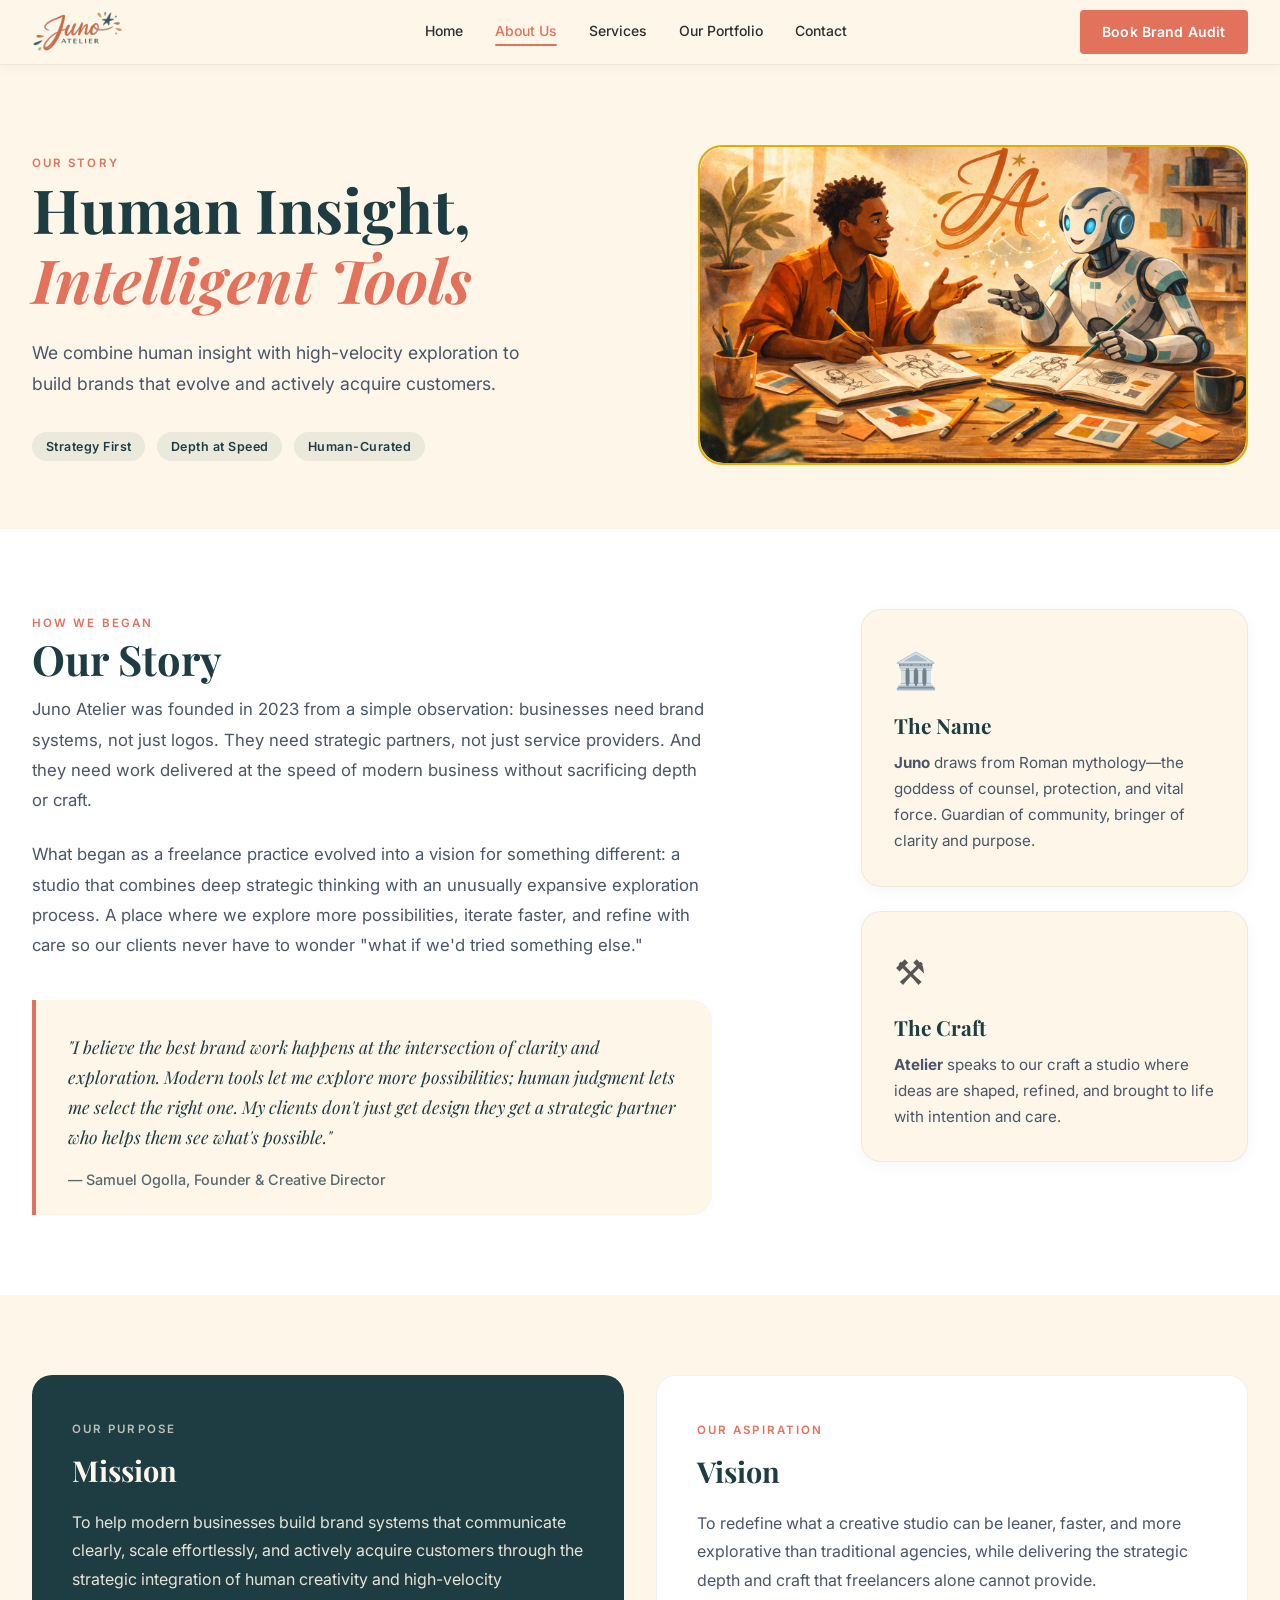
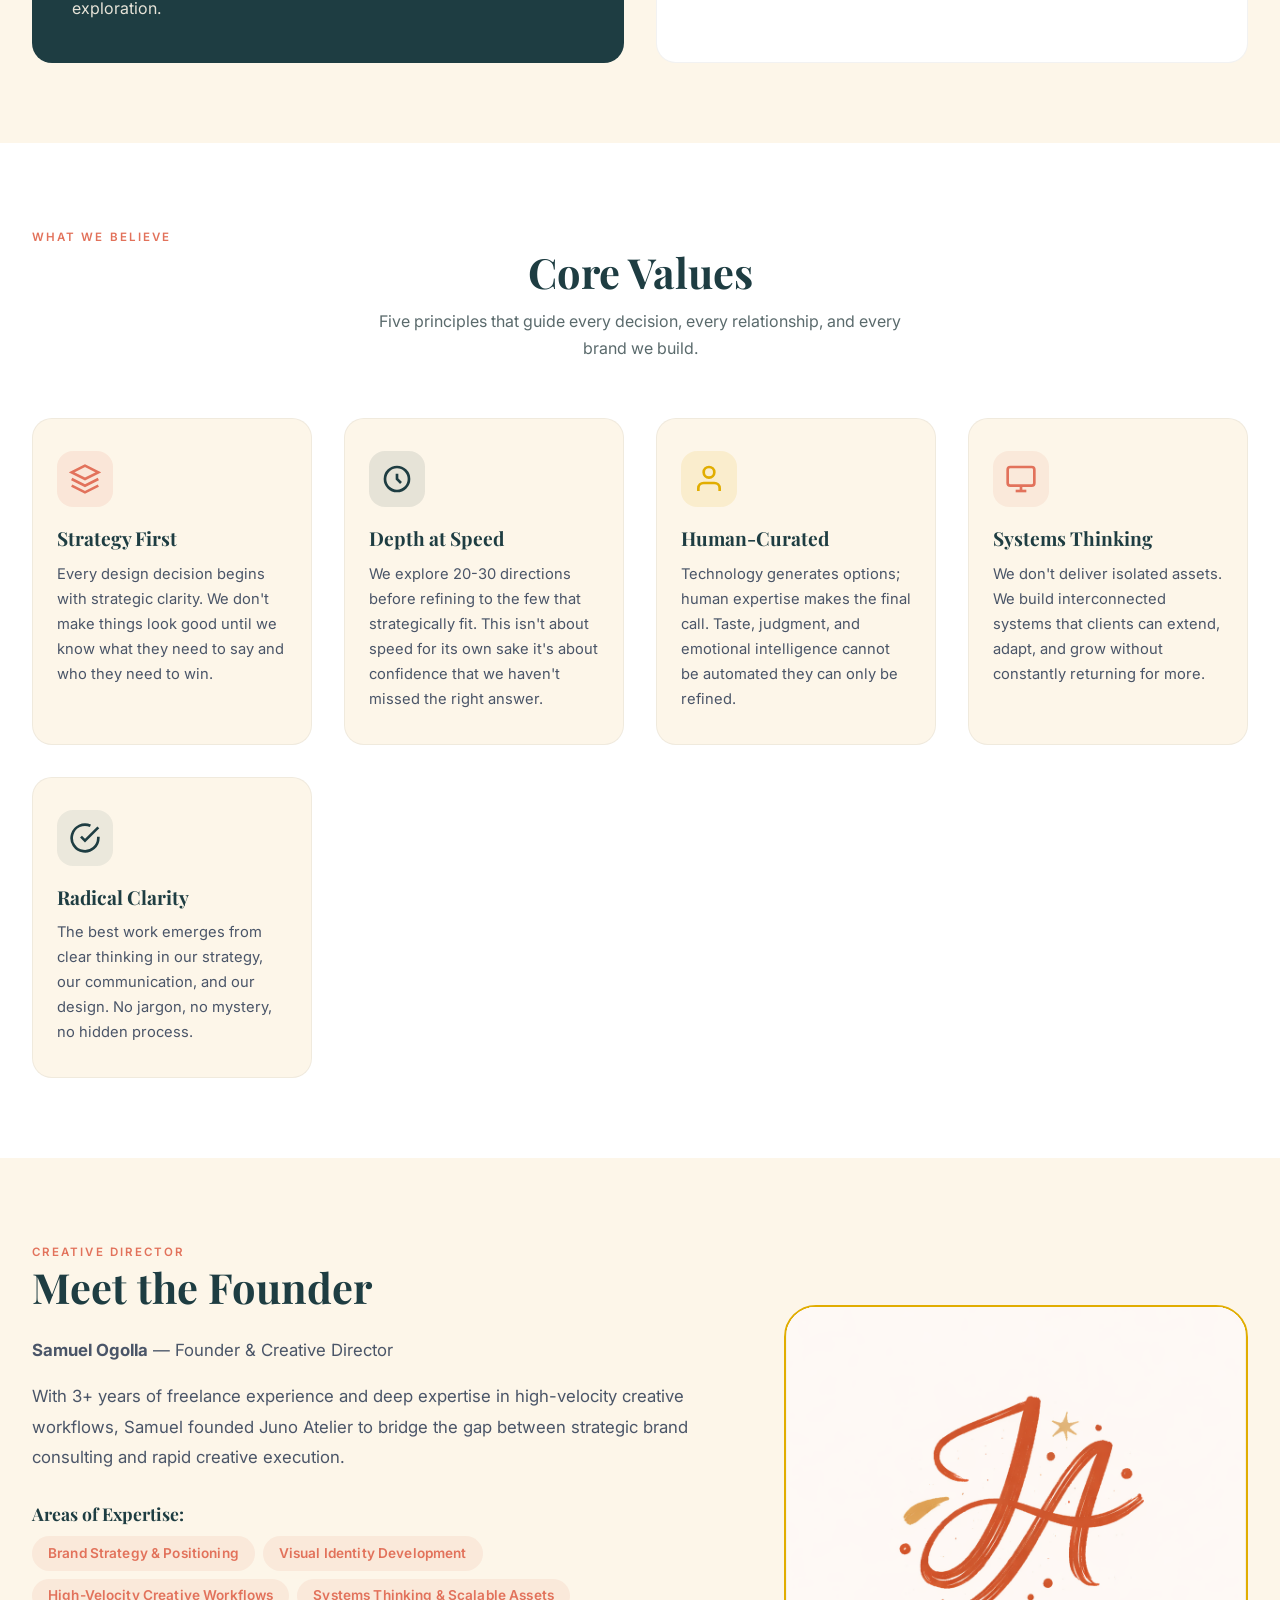
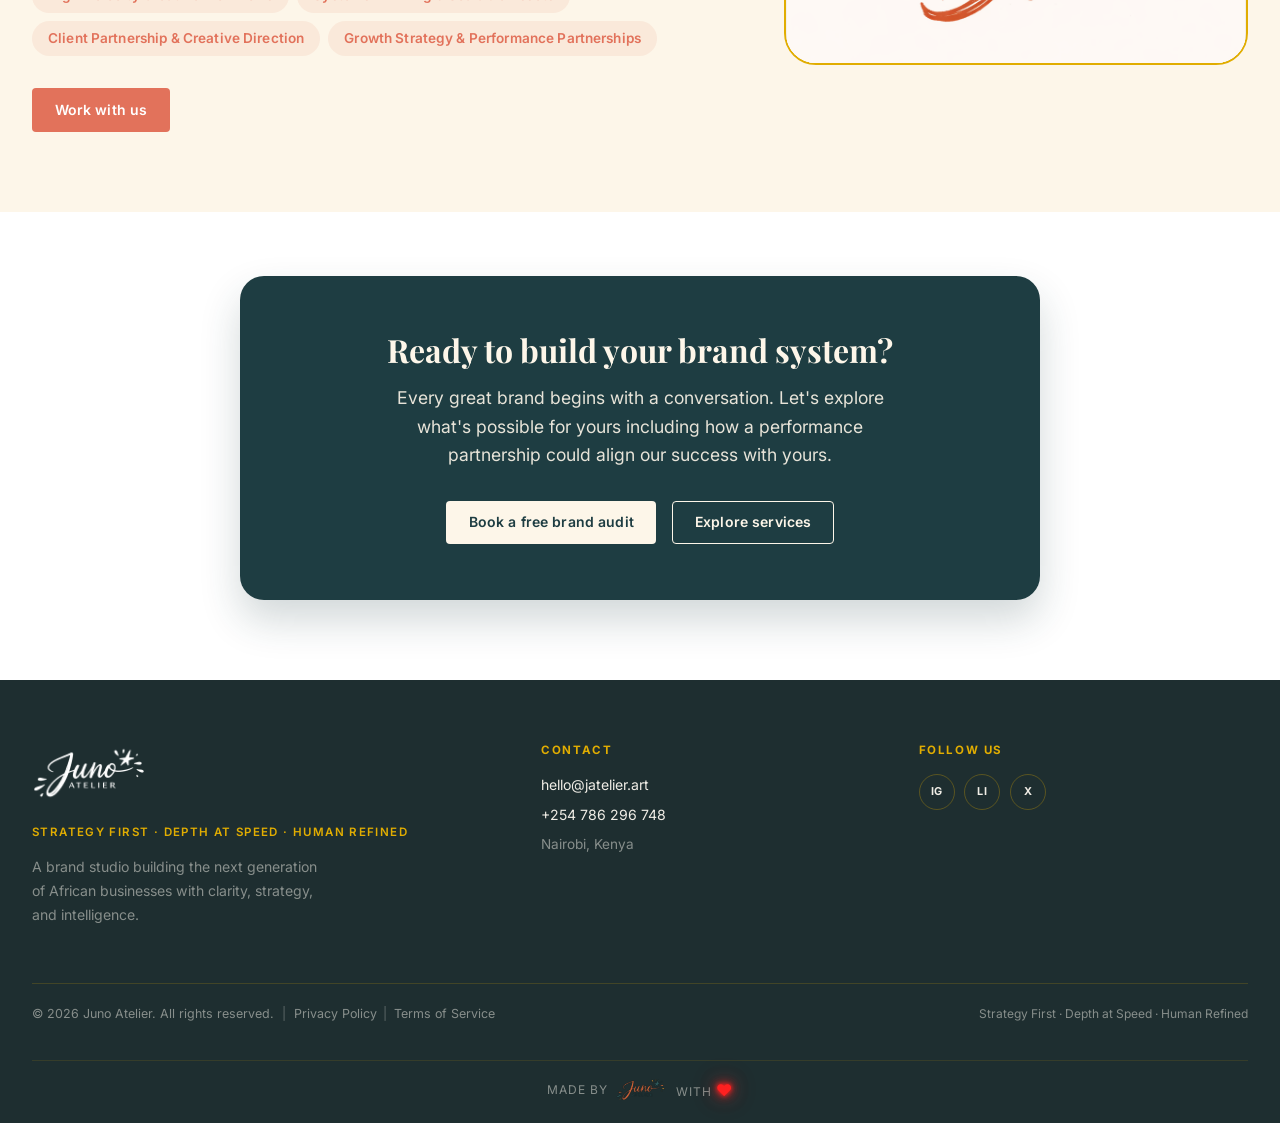
<file: about.html>
<!DOCTYPE html>
<html lang="en">
<head>
  <meta charset="UTF-8" />
  <meta name="viewport" content="width=device-width, initial-scale=1.0" />
  <meta name="description" content="Learn about Juno Atelier — our story, mission, values, and founder. A strategic brand studio based in Nairobi, serving the world." />
  <title>Juno Atelier · About Us · Strategic Brand Studio · Nairobi</title>

  <!-- ── Favicons ─────────────────────────────────────────────────────────── -->
  <link rel="icon"             type="image/svg+xml" href="assets/images/favicon.svg" />
  <link rel="icon"             type="image/png"     href="assets/images/JA arts.svg" sizes="32x32" />
  <link rel="apple-touch-icon"                      href="assets/images/JA Apple.svg" sizes="180x180" />

  <!-- ── Google Fonts ─────────────────────────────────────────────────────── -->
  <link rel="preconnect" href="https://fonts.googleapis.com" />
  <link rel="preconnect" href="https://fonts.gstatic.com" crossorigin />
  <link
    rel="stylesheet"
    href="https://fonts.googleapis.com/css2?family=Inter:opsz,wght@14..32,400;14..32,500;14..32,600&family=Playfair+Display:ital,wght@0,500;0,700;1,500&display=swap"
  />

  <!-- ── Stylesheets ───────────────────────────────────────────────────────── -->
  <link rel="stylesheet" href="css/styles.css" />
  <link rel="stylesheet" href="css/navbar.css" />
  <link rel="stylesheet" href="css/sections.css" />
  <link rel="stylesheet" href="css/about.css" />
  <link rel="stylesheet" href="css/responsive.css" />
  <link rel="stylesheet" href="css/fab.css" />

</head>
<body>

  <!-- ═══════════════════════════════════════════
       NAVBAR PLACEHOLDER
       component.js fetches components/navbar.html
       and injects it here automatically.
  ═══════════════════════════════════════════ -->
  <div id="navbar-placeholder"></div>


  <!-- ═══════════════════════════════════════════
       MAIN CONTENT — ABOUT US PAGE
  ═══════════════════════════════════════════ -->
  <main>

    <!-- ── About Hero ── -->
    <section id="about-hero" class="about-hero-section" aria-labelledby="about-hero-heading">
      <div class="container about-hero-inner">

        <div class="about-hero-text">
          <span class="section-eyebrow section-eyebrow--left">Our Story</span>
          <h1 id="about-hero-heading" class="about-hero-heading">
            Human Insight,<br />
            <em class="hero-heading__accent">Intelligent Tools</em>
          </h1>
          <p class="about-hero-body">
            We combine human insight with high-velocity exploration to build brands that evolve and actively acquire customers.
          </p>
          <div class="about-hero-tags">
            <span class="about-tag">Strategy First</span>
            <span class="about-tag">Depth at Speed</span>
            <span class="about-tag">Human-Curated</span>
          </div>
        </div>

        <!-- ── Hero Visual — SVG Image ── -->
        <div class="about-hero-visual" aria-hidden="true">
          <img
            src="assets/images/about hero.svg"
            alt="Juno Atelier studio workspace in Nairobi"
            class="about-hero-img"
            loading="eager"
            decoding="async"
          />
        </div>

      </div>
    </section><!-- /#about-hero -->


    <!-- ── Our Story (Narrative) ── -->
    <section class="story-section" aria-labelledby="story-heading">
      <div class="container">
        <div class="story-grid">

          <div class="story-text">
            <span class="section-eyebrow section-eyebrow--left">How We Began</span>
            <h2 id="story-heading" class="section-heading section-heading--left">Our Story</h2>

            <p class="story-paragraph">
              Juno Atelier was founded in 2023 from a simple observation: businesses need brand systems,
              not just logos. They need strategic partners, not just service providers. And they need
              work delivered at the speed of modern business without sacrificing depth or craft.
            </p>

            <p class="story-paragraph">
              What began as a freelance practice evolved into a vision for something different:
              a studio that combines deep strategic thinking with an unusually expansive exploration process.
              A place where we explore more possibilities, iterate faster, and refine with care so our clients
              never have to wonder "what if we'd tried something else."
            </p>

            <div class="story-quote">
              <p class="story-quote-text">
                "I believe the best brand work happens at the intersection of clarity and exploration.
                Modern tools let me explore more possibilities; human judgment lets me select the right one.
                My clients don't just get design they get a strategic partner who helps them see what's possible."
              </p>
              <p class="story-quote-author">— Samuel Ogolla, Founder &amp; Creative Director</p>
            </div>
          </div>

          <div class="story-origin">
            <div class="origin-card">
              <div class="origin-icon" aria-hidden="true">🏛️</div>
              <h3 class="origin-title">The Name</h3>
              <p class="origin-text">
                <strong>Juno</strong> draws from Roman mythology—the goddess of counsel, protection,
                and vital force. Guardian of community, bringer of clarity and purpose.
              </p>
            </div>
            <div class="origin-card">
              <div class="origin-icon" aria-hidden="true">⚒️</div>
              <h3 class="origin-title">The Craft</h3>
              <p class="origin-text">
                <strong>Atelier</strong> speaks to our craft a studio where ideas are shaped,
                refined, and brought to life with intention and care.
              </p>
            </div>
          </div>

        </div>
      </div>
    </section><!-- /.story-section -->


    <!-- ── Mission & Vision ── -->
    <section class="mission-section" aria-labelledby="mission-heading">
      <div class="container">
        <div class="mission-grid">

          <div class="mission-card mission-card--primary">
            <span class="mission-eyebrow">Our Purpose</span>
            <h3 id="mission-heading" class="mission-card__title">Mission</h3>
            <p class="mission-card__text">
              To help modern businesses build brand systems that communicate clearly, scale effortlessly,
              and actively acquire customers through the strategic integration of human creativity
              and high-velocity exploration.
            </p>
          </div>

          <div class="mission-card mission-card--secondary">
            <span class="mission-eyebrow">Our Aspiration</span>
            <h3 class="mission-card__title">Vision</h3>
            <p class="mission-card__text">
              To redefine what a creative studio can be leaner, faster, and more explorative than
              traditional agencies, while delivering the strategic depth and craft that freelancers
              alone cannot provide.
            </p>
          </div>

        </div>
      </div>
    </section><!-- /.mission-section -->


    <!-- ── Core Values ── -->
    <section class="values-deep-section" aria-labelledby="values-heading">
      <div class="container">
        <span class="section-eyebrow">What We Believe</span>
        <h2 id="values-heading" class="section-heading">Core Values</h2>
        <p class="section-subtext">
          Five principles that guide every decision, every relationship, and every brand we build.
        </p>

        <div class="values-deep-grid">

          <article class="value-deep-card">
            <div class="value-deep-icon value-icon--terracotta" aria-hidden="true">
              <svg xmlns="http://www.w3.org/2000/svg" width="32" height="32" fill="none" viewBox="0 0 24 24" stroke="currentColor" stroke-width="2">
                <path d="M12 2L2 7l10 5 10-5-10-5zM2 17l10 5 10-5M2 12l10 5 10-5"/>
              </svg>
            </div>
            <h3 class="value-deep-title">Strategy First</h3>
            <p class="value-deep-text">
              Every design decision begins with strategic clarity. We don't make things look good
              until we know what they need to say and who they need to win.
            </p>
          </article>

          <article class="value-deep-card">
            <div class="value-deep-icon value-icon--teal" aria-hidden="true">
              <svg xmlns="http://www.w3.org/2000/svg" width="32" height="32" fill="none" viewBox="0 0 24 24" stroke="currentColor" stroke-width="2">
                <circle cx="12" cy="12" r="9"/>
                <path d="M12 8v4l3 3"/>
              </svg>
            </div>
            <h3 class="value-deep-title">Depth at Speed</h3>
            <p class="value-deep-text">
              We explore 20-30 directions before refining to the few that strategically fit.
              This isn't about speed for its own sake it's about confidence that we haven't missed the right answer.
            </p>
          </article>

          <article class="value-deep-card">
            <div class="value-deep-icon value-icon--mustard" aria-hidden="true">
              <svg xmlns="http://www.w3.org/2000/svg" width="32" height="32" fill="none" viewBox="0 0 24 24" stroke="currentColor" stroke-width="2">
                <path d="M20 21v-2a4 4 0 0 0-4-4H8a4 4 0 0 0-4 4v2"/>
                <circle cx="12" cy="7" r="4"/>
              </svg>
            </div>
            <h3 class="value-deep-title">Human-Curated</h3>
            <p class="value-deep-text">
              Technology generates options; human expertise makes the final call. Taste, judgment,
              and emotional intelligence cannot be automated they can only be refined.
            </p>
          </article>

          <article class="value-deep-card">
            <div class="value-deep-icon value-icon--terracotta-soft" aria-hidden="true">
              <svg xmlns="http://www.w3.org/2000/svg" width="32" height="32" fill="none" viewBox="0 0 24 24" stroke="currentColor" stroke-width="2">
                <rect x="2" y="3" width="20" height="14" rx="2"/>
                <line x1="8" y1="21" x2="16" y2="21"/>
                <line x1="12" y1="17" x2="12" y2="21"/>
              </svg>
            </div>
            <h3 class="value-deep-title">Systems Thinking</h3>
            <p class="value-deep-text">
              We don't deliver isolated assets. We build interconnected systems that clients can
              extend, adapt, and grow without constantly returning for more.
            </p>
          </article>

          <article class="value-deep-card">
            <div class="value-deep-icon value-icon--teal-soft" aria-hidden="true">
              <svg xmlns="http://www.w3.org/2000/svg" width="32" height="32" fill="none" viewBox="0 0 24 24" stroke="currentColor" stroke-width="2">
                <path d="M22 11.08V12a10 10 0 1 1-5.93-9.14"/>
                <polyline points="22 4 12 14.01 9 11.01"/>
              </svg>
            </div>
            <h3 class="value-deep-title">Radical Clarity</h3>
            <p class="value-deep-text">
              The best work emerges from clear thinking in our strategy, our communication,
              and our design. No jargon, no mystery, no hidden process.
            </p>
          </article>

        </div>
      </div>
    </section><!-- /.values-deep-section -->


    <!-- ── Founder Profile ── -->
    <section class="founder-section" aria-labelledby="founder-heading">
      <div class="container founder-inner">

        <div class="founder-content">
          <span class="section-eyebrow section-eyebrow--left">Creative Director</span>
          <h2 id="founder-heading" class="section-heading section-heading--left">Meet the Founder</h2>

          <div class="founder-bio">
            <p class="founder-bio-text">
              <strong>Samuel Ogolla</strong> — Founder &amp; Creative Director
            </p>
            <p class="founder-bio-text">
              With 3+ years of freelance experience and deep expertise in high-velocity creative workflows,
              Samuel founded Juno Atelier to bridge the gap between strategic brand consulting
              and rapid creative execution.
            </p>
          </div>

          <div class="founder-areas">
            <h3 class="founder-areas-title">Areas of Expertise:</h3>
            <ul class="founder-areas-list">
              <li>Brand Strategy &amp; Positioning</li>
              <li>Visual Identity Development</li>
              <li>High-Velocity Creative Workflows</li>
              <li>Systems Thinking &amp; Scalable Assets</li>
              <li>Client Partnership &amp; Creative Direction</li>
              <li>Growth Strategy &amp; Performance Partnerships</li>
            </ul>
          </div>

          <div class="founder-connect">
            <a href="contact.html" class="cta-btn">Work with us</a>
          </div>
        </div>

        <div class="founder-portrait-large">
          <img
            src="assets/images/JA Founder.svg"
            alt="Samuel Ogolla — Founder & Creative Director of Juno Atelier"
            class="founder-portrait-img"
            loading="lazy"
            decoding="async"
          />
        </div>

      </div>
    </section><!-- /.founder-section -->


    <!-- ── Call to Action ── -->
    <section class="about-cta-section" aria-labelledby="about-cta-heading">
      <div class="container">
        <div class="about-cta-card">
          <h2 id="about-cta-heading" class="about-cta-title">Ready to build your brand system?</h2>
          <p class="about-cta-text">
            Every great brand begins with a conversation. Let's explore what's possible for yours 
            including how a performance partnership could align our success with yours.
          </p>
          <div class="about-cta-buttons">
            <a href="brand-audit.html" class="cta-btn">Book a free brand audit</a>
            <a href="services.html"    class="cta-btn cta-btn--outline">Explore services</a>
          </div>
        </div>
      </div>
    </section><!-- /.about-cta-section -->

  </main><!-- /main -->


  <!-- ═══════════════════════════════════════════
       FOOTER PLACEHOLDER
       component.js fetches components/footer.html
       and injects it here automatically.
  ═══════════════════════════════════════════ -->
  <div id="footer-placeholder"></div>

  <!-- ── Scripts ───────────────────────────────────────────────────────────── -->
  <script src="js/component.js"></script>
  <script type="module" src="js/main.js"></script>

</body>
</html>
</file>
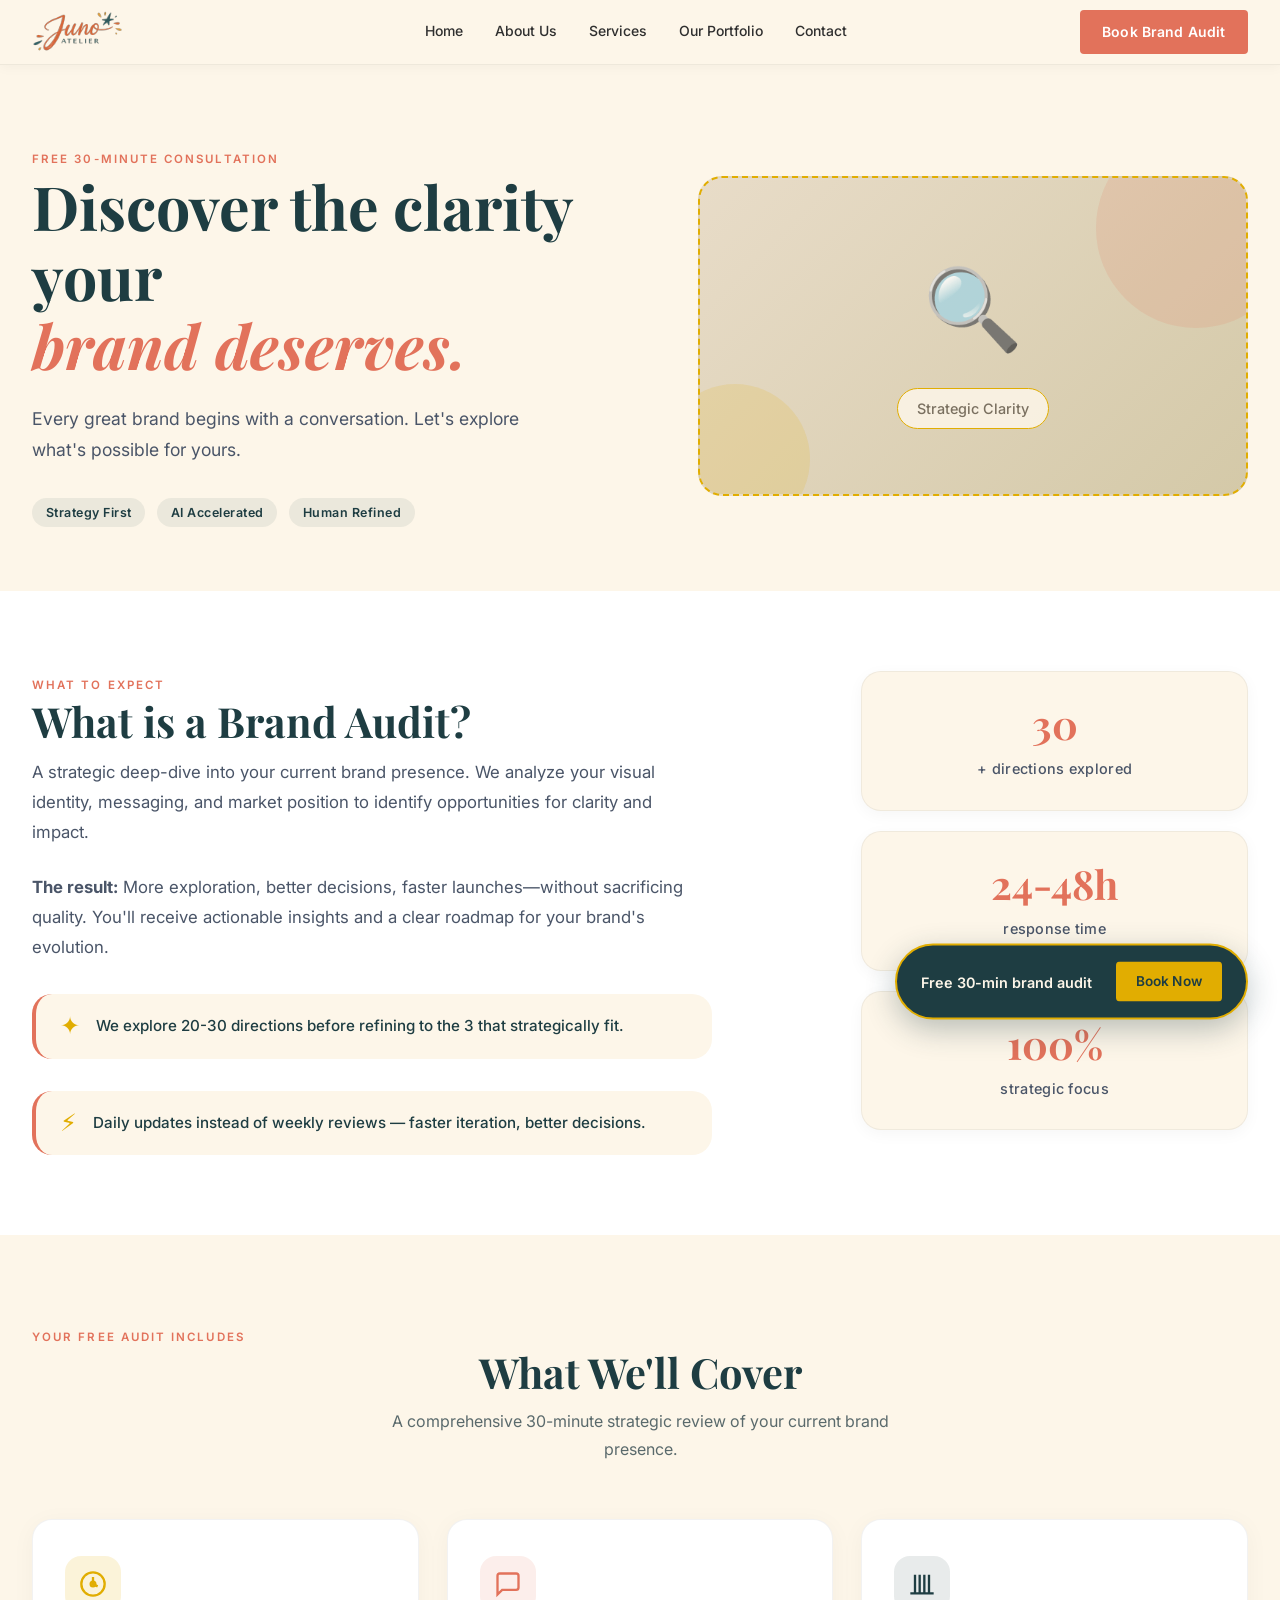
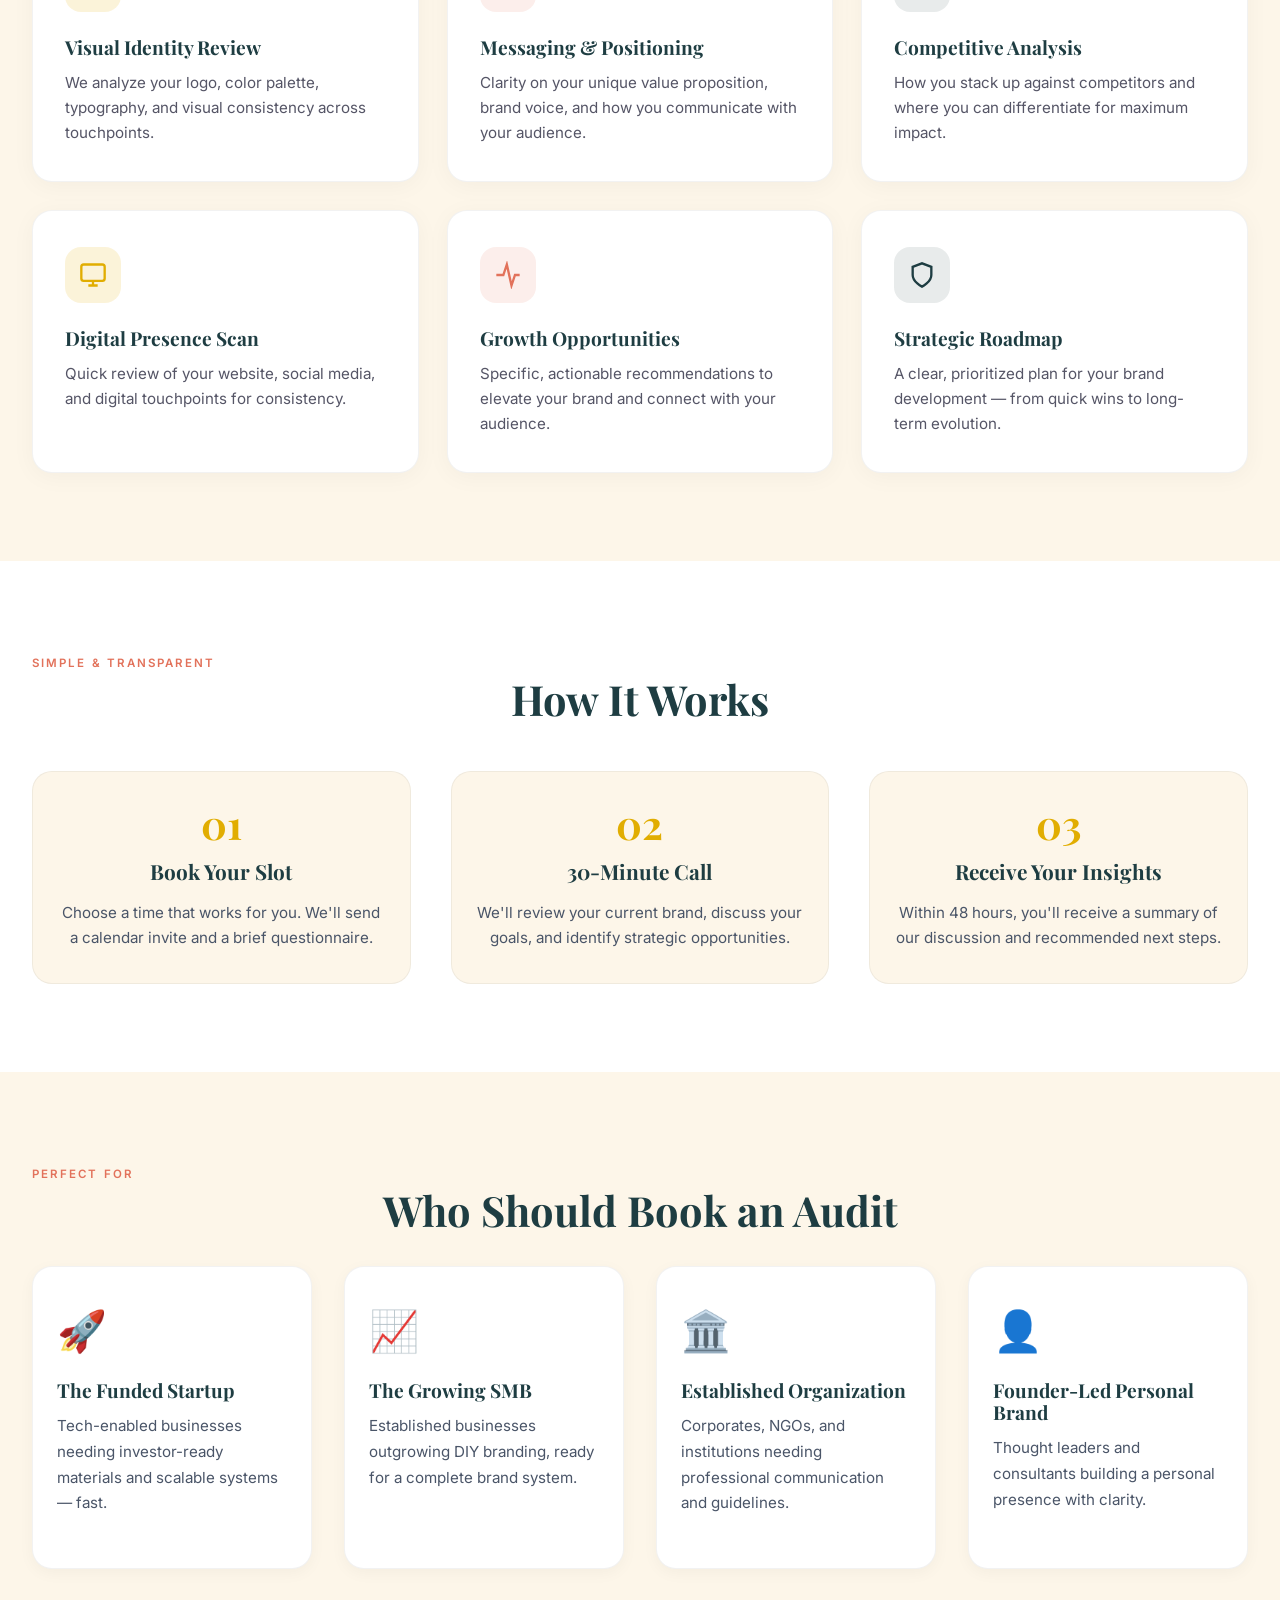
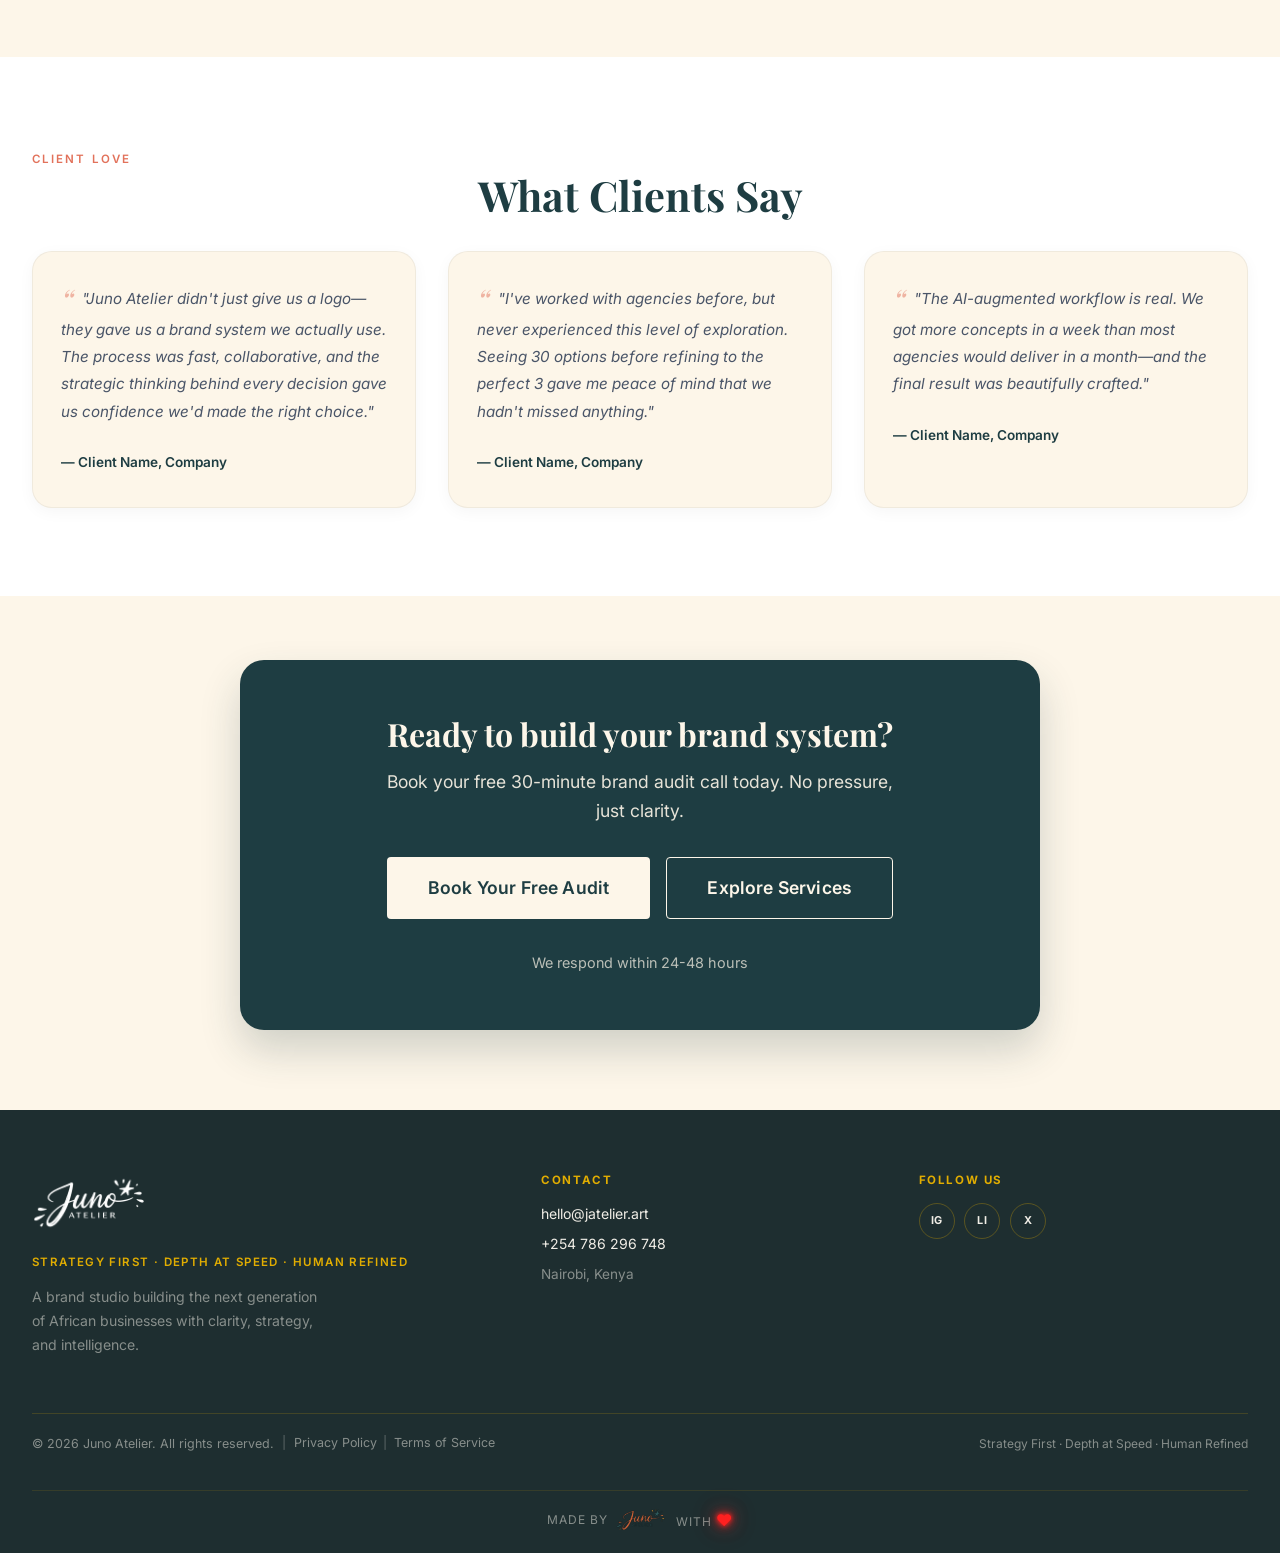
<file: brand-audit.html>
<!DOCTYPE html>
<html lang="en">
<head>
  <meta charset="UTF-8" />
  <meta name="viewport" content="width=device-width, initial-scale=1.0" />
  <meta name="description" content="Book a free 30-minute brand audit with Juno Atelier. Discover how strategic clarity and AI-augmented design can transform your brand." />
  <title>Juno Atelier · Free Brand Audit · Book Now</title>

  <!-- ── Favicons ─────────────────────────────────────────────────────────── -->
  <link rel="icon"             type="image/svg+xml" href="assets/images/favicon.svg" />
  <link rel="icon"             type="image/png"     href="assets/images/JA arts.svg" sizes="32x32" />
  <link rel="apple-touch-icon"                      href="assets/images/JA Apple.svg" sizes="180x180" />

  <!-- Google Fonts -->
  <link rel="preconnect" href="https://fonts.googleapis.com" />
  <link rel="preconnect" href="https://fonts.gstatic.com" crossorigin />
  <link
    rel="stylesheet"
    href="https://fonts.googleapis.com/css2?family=Inter:opsz,wght@14..32,400;14..32,500;14..32,600&family=Playfair+Display:ital,wght@0,500;0,700;1,500&display=swap"
  />

  <!-- Stylesheets -->
  <link rel="stylesheet" href="css/styles.css" />
  <link rel="stylesheet" href="css/navbar.css" />
  <link rel="stylesheet" href="css/sections.css" />
  <link rel="stylesheet" href="css/brand-audit.css" />
  <link rel="stylesheet" href="css/responsive.css" />
  <link rel="stylesheet" href="css/fab.css" />
</head>
<body>

  <div id="navbar-placeholder"></div>

  <main>

    <!-- ── Brand Audit Hero ── -->
    <section id="audit-hero" class="audit-hero-section" aria-labelledby="audit-hero-heading">
      <div class="container audit-hero-inner">

        <div class="audit-hero-text">
          <span class="section-eyebrow section-eyebrow--left">Free 30-Minute Consultation</span>
          <h1 id="audit-hero-heading" class="audit-hero-heading">
            Discover the clarity your<br />
            <em class="hero-heading__accent">brand deserves.</em>
          </h1>
          <p class="audit-hero-body">
            Every great brand begins with a conversation. Let's explore what's possible for yours.
          </p>
          <div class="audit-hero-tags">
            <span class="about-tag">Strategy First</span>
            <span class="about-tag">AI Accelerated</span>
            <span class="about-tag">Human Refined</span>
          </div>
        </div>

        <div class="audit-hero-visual" role="img" aria-label="Brand audit illustration">
          <div class="audit-visual__icon" aria-hidden="true">🔍</div>
          <span class="audit-visual__label">Strategic Clarity</span>
          <div class="audit-visual__bubble audit-visual__bubble--1"></div>
          <div class="audit-visual__bubble audit-visual__bubble--2"></div>
        </div>

      </div>
    </section><!-- /#audit-hero -->


    <!-- ── What is a Brand Audit? ── -->
    <section class="audit-definition-section" aria-labelledby="definition-heading">
      <div class="container">
        <div class="definition-grid">

          <div class="definition-text">
            <span class="section-eyebrow section-eyebrow--left">What to Expect</span>
            <h2 id="definition-heading" class="section-heading section-heading--left">What is a Brand Audit?</h2>
            <p class="definition-paragraph">
              A strategic deep-dive into your current brand presence. We analyze your visual identity,
              messaging, and market position to identify opportunities for clarity and impact.
            </p>
            <p class="definition-paragraph">
              <strong>The result:</strong> More exploration, better decisions, faster launches—without
              sacrificing quality. You'll receive actionable insights and a clear roadmap for your
              brand's evolution.
            </p>
            <div class="definition-highlight">
              <div class="highlight-icon" aria-hidden="true">✦</div>
              <p>We explore 20-30 directions before refining to the 3 that strategically fit.</p>
            </div>
            <div class="definition-highlight">
              <div class="highlight-icon" aria-hidden="true">⚡</div>
              <p>Daily updates instead of weekly reviews — faster iteration, better decisions.</p>
            </div>
          </div>

          <div class="definition-stats">
            <div class="stat-card">
              <span class="stat-number">30</span>
              <span class="stat-label">+ directions explored</span>
            </div>
            <div class="stat-card">
              <span class="stat-number">24-48h</span>
              <span class="stat-label">response time</span>
            </div>
            <div class="stat-card">
              <span class="stat-number">100%</span>
              <span class="stat-label">strategic focus</span>
            </div>
          </div>

        </div>
      </div>
    </section><!-- /.audit-definition-section -->


    <!-- ── What's Included ── -->
    <section class="audit-included-section" aria-labelledby="included-heading">
      <div class="container">
        <span class="section-eyebrow">Your Free Audit Includes</span>
        <h2 id="included-heading" class="section-heading">What We'll Cover</h2>
        <p class="section-subtext">A comprehensive 30-minute strategic review of your current brand presence.</p>

        <div class="audit-grid">

          <article class="audit-card" aria-labelledby="audit-card-1">
            <div class="audit-card__bar" aria-hidden="true"></div>
            <div class="audit-card__icon audit-card__icon--mustard" aria-hidden="true">
              <svg xmlns="http://www.w3.org/2000/svg" width="28" height="28" fill="none" viewBox="0 0 24 24" stroke="currentColor" stroke-width="2">
                <circle cx="12" cy="12" r="2"/>
                <path d="M12 2a10 10 0 0 0 0 20 10 10 0 0 0 0-20z"/>
                <path d="M12 6v6l4 2"/>
              </svg>
            </div>
            <h3 id="audit-card-1" class="audit-card__title">Visual Identity Review</h3>
            <p class="audit-card__desc">We analyze your logo, color palette, typography, and visual consistency across touchpoints.</p>
          </article>

          <article class="audit-card" aria-labelledby="audit-card-2">
            <div class="audit-card__bar" aria-hidden="true"></div>
            <div class="audit-card__icon audit-card__icon--terracotta" aria-hidden="true">
              <svg xmlns="http://www.w3.org/2000/svg" width="28" height="28" fill="none" viewBox="0 0 24 24" stroke="currentColor" stroke-width="2">
                <path d="M21 15a2 2 0 0 1-2 2H7l-4 4V5a2 2 0 0 1 2-2h14a2 2 0 0 1 2 2z"/>
              </svg>
            </div>
            <h3 id="audit-card-2" class="audit-card__title">Messaging & Positioning</h3>
            <p class="audit-card__desc">Clarity on your unique value proposition, brand voice, and how you communicate with your audience.</p>
          </article>

          <article class="audit-card" aria-labelledby="audit-card-3">
            <div class="audit-card__bar" aria-hidden="true"></div>
            <div class="audit-card__icon audit-card__icon--teal" aria-hidden="true">
              <svg xmlns="http://www.w3.org/2000/svg" width="28" height="28" fill="none" viewBox="0 0 24 24" stroke="currentColor" stroke-width="2">
                <path d="M2 20h20M6 4v16M18 4v16M10 4v16M14 4v16"/>
              </svg>
            </div>
            <h3 id="audit-card-3" class="audit-card__title">Competitive Analysis</h3>
            <p class="audit-card__desc">How you stack up against competitors and where you can differentiate for maximum impact.</p>
          </article>

          <article class="audit-card" aria-labelledby="audit-card-4">
            <div class="audit-card__bar" aria-hidden="true"></div>
            <div class="audit-card__icon audit-card__icon--mustard" aria-hidden="true">
              <svg xmlns="http://www.w3.org/2000/svg" width="28" height="28" fill="none" viewBox="0 0 24 24" stroke="currentColor" stroke-width="2">
                <rect x="2" y="3" width="20" height="14" rx="2"/>
                <path d="M8 21h8M12 17v4"/>
              </svg>
            </div>
            <h3 id="audit-card-4" class="audit-card__title">Digital Presence Scan</h3>
            <p class="audit-card__desc">Quick review of your website, social media, and digital touchpoints for consistency.</p>
          </article>

          <article class="audit-card" aria-labelledby="audit-card-5">
            <div class="audit-card__bar" aria-hidden="true"></div>
            <div class="audit-card__icon audit-card__icon--terracotta" aria-hidden="true">
              <svg xmlns="http://www.w3.org/2000/svg" width="28" height="28" fill="none" viewBox="0 0 24 24" stroke="currentColor" stroke-width="2">
                <path d="M22 12h-4l-3 9-4-18-3 9H2"/>
              </svg>
            </div>
            <h3 id="audit-card-5" class="audit-card__title">Growth Opportunities</h3>
            <p class="audit-card__desc">Specific, actionable recommendations to elevate your brand and connect with your audience.</p>
          </article>

          <article class="audit-card" aria-labelledby="audit-card-6">
            <div class="audit-card__bar" aria-hidden="true"></div>
            <div class="audit-card__icon audit-card__icon--teal" aria-hidden="true">
              <svg xmlns="http://www.w3.org/2000/svg" width="28" height="28" fill="none" viewBox="0 0 24 24" stroke="currentColor" stroke-width="2">
                <path d="M12 22s8-4 8-10V5l-8-3-8 3v7c0 6 8 10 8 10z"/>
              </svg>
            </div>
            <h3 id="audit-card-6" class="audit-card__title">Strategic Roadmap</h3>
            <p class="audit-card__desc">A clear, prioritized plan for your brand development — from quick wins to long-term evolution.</p>
          </article>

        </div>
      </div>
    </section><!-- /.audit-included-section -->


    <!-- ── How It Works ── -->
    <section class="audit-process-section" aria-labelledby="audit-process-heading">
      <div class="container">
        <span class="section-eyebrow">Simple & Transparent</span>
        <h2 id="audit-process-heading" class="section-heading">How It Works</h2>
        <div class="audit-process-grid">
          <div class="audit-step">
            <div class="audit-step__number" aria-hidden="true">01</div>
            <h3 class="audit-step__title">Book Your Slot</h3>
            <p class="audit-step__desc">Choose a time that works for you. We'll send a calendar invite and a brief questionnaire.</p>
          </div>
          <div class="audit-step">
            <div class="audit-step__number" aria-hidden="true">02</div>
            <h3 class="audit-step__title">30-Minute Call</h3>
            <p class="audit-step__desc">We'll review your current brand, discuss your goals, and identify strategic opportunities.</p>
          </div>
          <div class="audit-step">
            <div class="audit-step__number" aria-hidden="true">03</div>
            <h3 class="audit-step__title">Receive Your Insights</h3>
            <p class="audit-step__desc">Within 48 hours, you'll receive a summary of our discussion and recommended next steps.</p>
          </div>
        </div>
      </div>
    </section><!-- /.audit-process-section -->


    <!-- ── Who It's For ── -->
    <section class="audit-clients-section" aria-labelledby="clients-heading">
      <div class="container">
        <span class="section-eyebrow">Perfect For</span>
        <h2 id="clients-heading" class="section-heading">Who Should Book an Audit</h2>
        <div class="clients-grid">
          <div class="client-profile">
            <div class="client-profile__icon" aria-hidden="true">🚀</div>
            <h3 class="client-profile__title">The Funded Startup</h3>
            <p class="client-profile__desc">Tech-enabled businesses needing investor-ready materials and scalable systems — fast.</p>
            <!-- <span class="client-profile__budget">Budget: 150k–400k KES</span> -->
          </div>
          <div class="client-profile">
            <div class="client-profile__icon" aria-hidden="true">📈</div>
            <h3 class="client-profile__title">The Growing SMB</h3>
            <p class="client-profile__desc">Established businesses outgrowing DIY branding, ready for a complete brand system.</p>
            <!-- <span class="client-profile__budget">Budget: 300k–700k KES</span> -->
          </div>
          <div class="client-profile">
            <div class="client-profile__icon" aria-hidden="true">🏛️</div>
            <h3 class="client-profile__title">Established Organization</h3>
            <p class="client-profile__desc">Corporates, NGOs, and institutions needing professional communication and guidelines.</p>
            <!-- <span class="client-profile__budget">Budget: 500k–1.5M+ KES</span> -->
          </div>
          <div class="client-profile">
            <div class="client-profile__icon" aria-hidden="true">👤</div>
            <h3 class="client-profile__title">Founder-Led Personal Brand</h3>
            <p class="client-profile__desc">Thought leaders and consultants building a personal presence with clarity.</p>
            <!-- <span class="client-profile__budget">Budget: 80k–200k KES</span>
          </div> -->
        </div>
      </div>
    </section><!-- /.audit-clients-section -->


    <!-- ── Testimonials ── -->
    <section class="audit-testimonials-section" aria-labelledby="testimonials-heading">
      <div class="container">
        <span class="section-eyebrow">Client Love</span>
        <h2 id="testimonials-heading" class="section-heading">What Clients Say</h2>
        <div class="testimonials-grid">
          <blockquote class="testimonial-card">
            <p class="testimonial-text">
              "Juno Atelier didn't just give us a logo—they gave us a brand system we actually use. 
              The process was fast, collaborative, and the strategic thinking behind every decision 
              gave us confidence we'd made the right choice."
            </p>
            <footer class="testimonial-footer">
              <cite class="testimonial-author">— Client Name, Company</cite>
            </footer>
          </blockquote>
          <blockquote class="testimonial-card">
            <p class="testimonial-text">
              "I've worked with agencies before, but never experienced this level of exploration. 
              Seeing 30 options before refining to the perfect 3 gave me peace of mind that we hadn't 
              missed anything."
            </p>
            <footer class="testimonial-footer">
              <cite class="testimonial-author">— Client Name, Company</cite>
            </footer>
          </blockquote>
          <blockquote class="testimonial-card">
            <p class="testimonial-text">
              "The AI-augmented workflow is real. We got more concepts in a week than most agencies 
              would deliver in a month—and the final result was beautifully crafted."
            </p>
            <footer class="testimonial-footer">
              <cite class="testimonial-author">— Client Name, Company</cite>
            </footer>
          </blockquote>
        </div>
      </div>
    </section><!-- /.audit-testimonials-section -->


    <!-- ── Primary CTA Section ── -->
    <section class="audit-cta-primary" aria-labelledby="primary-cta-heading">
      <div class="container">
        <div class="primary-cta-card">
          <h2 id="primary-cta-heading" class="primary-cta-title">Ready to build your brand system?</h2>
          <p class="primary-cta-text">Book your free 30-minute brand audit call today. No pressure, just clarity.</p>
          <div class="primary-cta-buttons">
            <a href="contact.html" class="cta-btn cta-btn--large">Book Your Free Audit</a>
            <a href="services.html" class="cta-btn cta-btn--outline cta-btn--large">Explore Services</a>
          </div>
          <p class="primary-cta-note">We respond within 24-48 hours</p>
        </div>
      </div>
    </section><!-- /.audit-cta-primary -->

  </main><!-- /main -->

  <div id="footer-placeholder"></div>

  <script type="module" src="js/main.js"></script>
  <script src="js/component.js"></script>

</body>
</html>
</file>
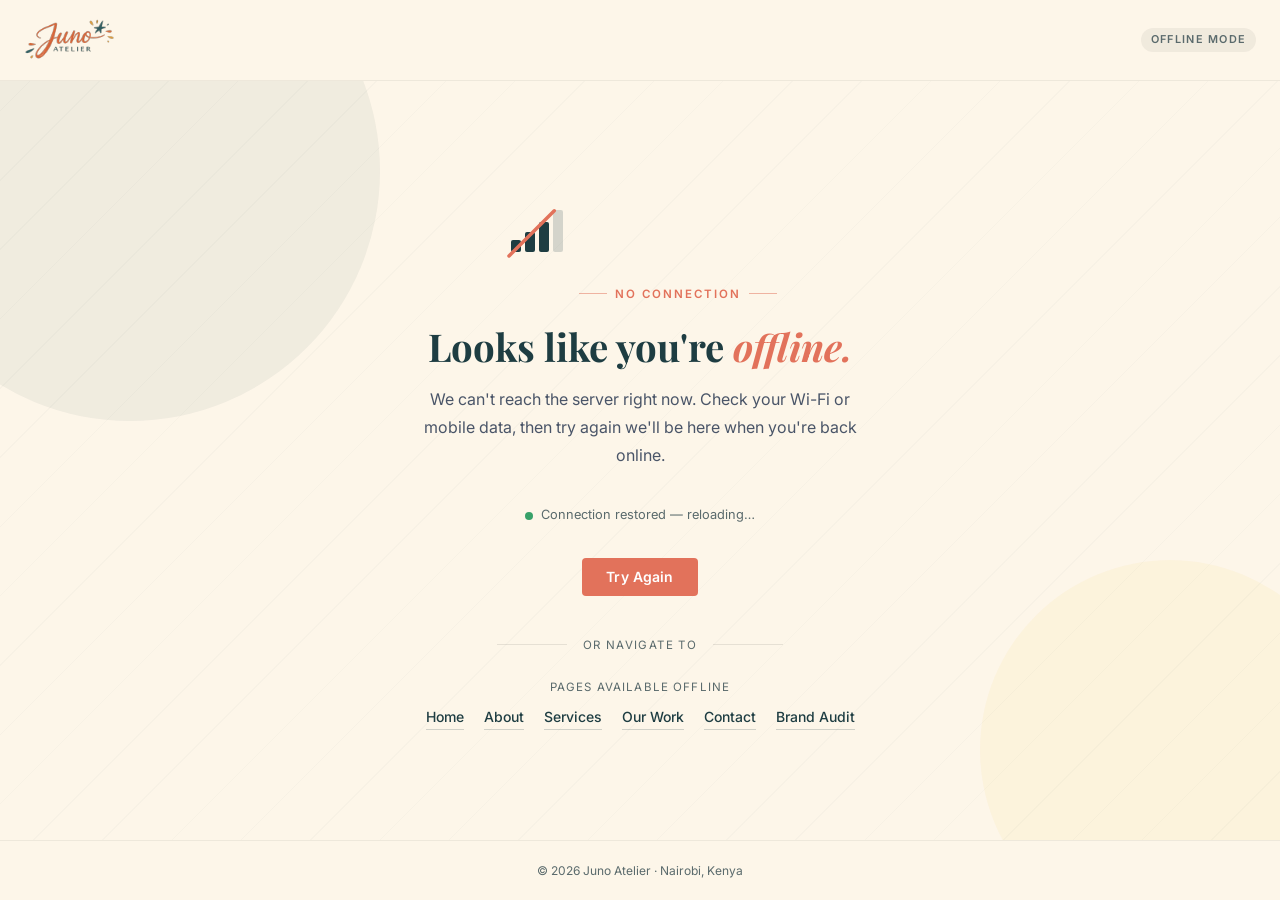
<file: offline.html>
<!DOCTYPE html>
<html lang="en">
<head>
  <meta charset="UTF-8" />
  <meta name="viewport" content="width=device-width, initial-scale=1.0" />
  <meta name="description" content="You're offline — Juno Atelier. Check your connection and try again." />
  <title>Juno Atelier · You're Offline</title>

  <!-- ── Favicons ─────────────────────────────────────────────────────────── -->
  <link rel="icon"             type="image/svg+xml" href="assets/images/favicon.svg" />
  <link rel="icon"             type="image/png"     href="assets/images/JA arts.svg" sizes="32x32" />
  <link rel="apple-touch-icon"                      href="assets/images/JA Apple.svg" sizes="180x180" />

  <!-- ── Google Fonts ─────────────────────────────────────────────────────── -->
  <link rel="preconnect" href="https://fonts.googleapis.com" />
  <link rel="preconnect" href="https://fonts.gstatic.com" crossorigin />
  <link
    rel="stylesheet"
    href="https://fonts.googleapis.com/css2?family=Inter:opsz,wght@14..32,400;14..32,500;14..32,600&family=Playfair+Display:ital,wght@0,500;0,700;1,500&display=swap"
  />

  <!-- ── Global styles (cached by service worker) ─────────────────────────── -->
  <link rel="stylesheet" href="css/styles.css" />

  <style>
    /* ── Full-page layout ───────────────────────────────────────────────────── */
    html, body {
      height: 100%;
    }

    body {
      display:         flex;
      flex-direction:  column;
      min-height:      100vh;
      background-color: var(--color-cream, #FDF6E9);
    }

    /* ── Main centred stage ─────────────────────────────────────────────────── */
    .offline-main {
      flex:            1;
      display:         flex;
      align-items:     center;
      justify-content: center;
      padding:         4rem 1.5rem;
      position:        relative;
      overflow:        hidden;
    }

    /* ── Background geometry ────────────────────────────────────────────────── */
    .offline-bg {
      position:       absolute;
      inset:          0;
      pointer-events: none;
      overflow:       hidden;
      z-index:        0;
    }

    .offline-bg__grid {
      position:         absolute;
      inset:            0;
      background-image: repeating-linear-gradient(
        -45deg,
        transparent,
        transparent 48px,
        rgba(30, 61, 66, 0.025) 48px,
        rgba(30, 61, 66, 0.025) 49px
      );
    }

    .offline-bg__circle {
      position:      absolute;
      border-radius: 50%;
      opacity:       0.055;
    }

    .offline-bg__circle--1 {
      width:      500px;
      height:     500px;
      background: var(--color-teal, #1E3D42);
      top:        -160px;
      left:       -120px;
      animation:  bgDrift1 20s ease-in-out infinite alternate;
    }

    .offline-bg__circle--2 {
      width:      380px;
      height:     380px;
      background: var(--color-mustard, #E1AD01);
      bottom:     -100px;
      right:      -80px;
      animation:  bgDrift2 25s ease-in-out infinite alternate;
    }

    @keyframes bgDrift1 { from { transform: translate(0,0); } to { transform: translate(20px, 18px); } }
    @keyframes bgDrift2 { from { transform: translate(0,0); } to { transform: translate(-18px, -14px); } }

    /* ── Content card ───────────────────────────────────────────────────────── */
    .offline-content {
      position:   relative;
      z-index:    1;
      text-align: center;
      max-width:  580px;
      animation:  fadeUp 0.65s cubic-bezier(0.22, 1, 0.36, 1) both;
    }

    @keyframes fadeUp {
      from { opacity: 0; transform: translateY(24px); }
      to   { opacity: 1; transform: translateY(0);    }
    }

    /* ── Signal icon ────────────────────────────────────────────────────────── */
    .offline-icon {
      margin-bottom: 2rem;
      display:       inline-block;
    }

    /* The SVG bars animate sequentially — top bar pulses last */
    .offline-icon__bar {
      animation: barPulse 2.2s ease-in-out infinite;
      transform-origin: bottom center;
    }

    .offline-icon__bar--1 { animation-delay: 0s;    }
    .offline-icon__bar--2 { animation-delay: 0.22s; }
    .offline-icon__bar--3 { animation-delay: 0.44s; }
    .offline-icon__bar--4 { animation-delay: 0.66s; animation-play-state: paused; opacity: 0.18; }

    /* Bar 4 (full signal) stays dim — indicating lost connection */
    @keyframes barPulse {
      0%, 100% { opacity: 0.25; transform: scaleY(0.85); }
      50%       { opacity: 1;    transform: scaleY(1);    }
    }

    /* Strike-through line animates in on load */
    .offline-icon__strike {
      stroke-dasharray:   64;
      stroke-dashoffset:  64;
      animation:          strikeIn 0.5s 0.3s cubic-bezier(0.22,1,0.36,1) forwards;
    }

    @keyframes strikeIn {
      to { stroke-dashoffset: 0; }
    }

    /* ── Eyebrow ─────────────────────────────────────────────────────────────── */
    .offline-eyebrow {
      display:        inline-flex;
      align-items:    center;
      gap:            0.5rem;
      font-family:    var(--font-body, 'Inter', sans-serif);
      font-size:      0.72rem;
      font-weight:    600;
      letter-spacing: 0.18em;
      text-transform: uppercase;
      color:          var(--color-terracotta, #E2725B);
      margin-bottom:  1.25rem;
    }

    .offline-eyebrow::before,
    .offline-eyebrow::after {
      content:    '';
      display:    block;
      width:      28px;
      height:     1px;
      background: var(--color-terracotta, #E2725B);
      opacity:    0.5;
    }

    /* ── Heading ────────────────────────────────────────────────────────────── */
    .offline-heading {
      font-family:   var(--font-display, 'Playfair Display', serif);
      font-size:     clamp(1.7rem, 4.5vw, 2.4rem);
      color:         var(--color-teal, #1E3D42);
      margin-bottom: 1rem;
      line-height:   1.2;
    }

    .offline-heading em {
      font-style: italic;
      color:      var(--color-terracotta, #E2725B);
    }

    /* ── Body ───────────────────────────────────────────────────────────────── */
    .offline-body {
      font-size:     1rem;
      line-height:   1.75;
      color:         var(--color-text-secondary, #4a5568);
      margin-bottom: 2.25rem;
      max-width:     46ch;
      margin-inline: auto;
    }

    /* ── Retry button ───────────────────────────────────────────────────────── */
    .offline-retry-btn {
      display:         inline-flex;
      align-items:     center;
      justify-content: center;
      gap:             0.5rem;
      padding:         0.65rem 1.5rem;
      background:      var(--color-terracotta, #E2725B);
      color:           #fff;
      font-family:     var(--font-body, 'Inter', sans-serif);
      font-size:       0.875rem;
      font-weight:     600;
      border:          none;
      border-radius:   var(--radius-sm, 0.25rem);
      cursor:          pointer;
      letter-spacing:  0.01em;
      text-decoration: none;
      transition:
        background  0.2s ease,
        transform   0.2s ease,
        box-shadow  0.2s ease;
      margin-bottom:   2.5rem;
    }

    .offline-retry-btn:hover {
      background: var(--color-terracotta-hover, #c55f4a);
      transform:  translateY(-2px);
      box-shadow: 0 6px 18px rgba(226, 114, 91, 0.35);
    }

    .offline-retry-btn:active {
      transform:  translateY(0);
      box-shadow: none;
    }

    /* Spinner shown while retrying */
    .offline-retry-btn .btn-spinner {
      display:       none;
      width:         14px;
      height:        14px;
      border:        2px solid rgba(255,255,255,0.4);
      border-top:    2px solid #fff;
      border-radius: 50%;
      animation:     spin 0.7s linear infinite;
    }

    .offline-retry-btn.is-retrying .btn-spinner    { display: block; }
    .offline-retry-btn.is-retrying .btn-label      { opacity: 0.7;   }

    @keyframes spin { to { transform: rotate(360deg); } }

    /* ── Status indicator ───────────────────────────────────────────────────── */
    .offline-status {
      display:      flex;
      align-items:  center;
      justify-content: center;
      gap:          0.5rem;
      font-size:    0.8rem;
      color:        var(--color-text-muted, #5a6a6c);
      margin-bottom: 2rem;
    }

    .offline-status__dot {
      width:         8px;
      height:        8px;
      border-radius: 50%;
      background:    #e53e3e;
      box-shadow:    0 0 0 0 rgba(229, 62, 62, 0.4);
      animation:     statusPulse 2s ease-in-out infinite;
      flex-shrink:   0;
    }

    .offline-status__dot.is-online {
      background: #38a169;
      box-shadow: 0 0 0 0 rgba(56, 161, 105, 0.4);
    }

    @keyframes statusPulse {
      0%  { box-shadow: 0 0 0 0   rgba(229, 62, 62, 0.45); }
      70% { box-shadow: 0 0 0 8px rgba(229, 62, 62, 0);    }
      100%{ box-shadow: 0 0 0 0   rgba(229, 62, 62, 0);    }
    }

    /* ── Divider ─────────────────────────────────────────────────────────────── */
    .offline-divider {
      display:        flex;
      align-items:    center;
      justify-content: center;
      gap:            1rem;
      color:          var(--color-text-muted, #5a6a6c);
      font-size:      0.72rem;
      letter-spacing: 0.12em;
      text-transform: uppercase;
      margin-bottom:  1.5rem;
    }

    .offline-divider::before,
    .offline-divider::after {
      content:    '';
      flex:       1;
      max-width:  70px;
      height:     1px;
      background: rgba(0,0,0,0.09);
    }

    /* ── Quick-links ─────────────────────────────────────────────────────────── */
    .offline-links {
      display:         flex;
      flex-wrap:       wrap;
      gap:             0.4rem 1.25rem;
      justify-content: center;
    }

    .offline-links__label {
      width:          100%;
      font-size:      0.72rem;
      letter-spacing: 0.1em;
      text-transform: uppercase;
      color:          var(--color-text-muted, #5a6a6c);
      margin-bottom:  0.2rem;
    }

    .offline-link {
      font-size:       0.875rem;
      font-weight:     500;
      color:           var(--color-teal, #1E3D42);
      text-decoration: none;
      border-bottom:   1.5px solid rgba(30,61,66,0.2);
      padding-bottom:  1px;
      transition:
        color        0.2s ease,
        border-color 0.2s ease;
    }

    .offline-link:hover {
      color:        var(--color-terracotta, #E2725B);
      border-color: var(--color-terracotta, #E2725B);
    }

    /* ── Minimal header (no JS component needed on error pages) ────────────── */
    .offline-header {
      padding:         1rem 1.5rem;
      background:      var(--color-cream, #FDF6E9);
      border-bottom:   1px solid rgba(0,0,0,0.06);
      display:         flex;
      align-items:     center;
      justify-content: space-between;
    }

    .offline-header__badge {
      font-size:      0.68rem;
      font-weight:    600;
      letter-spacing: 0.12em;
      text-transform: uppercase;
      color:          var(--color-text-muted, #5a6a6c);
      background:     rgba(0,0,0,0.05);
      padding:        0.2rem 0.6rem;
      border-radius:  var(--radius-pill, 40px);
    }

    /* ── Slim footer ─────────────────────────────────────────────────────────── */
    .offline-footer {
      text-align:   center;
      padding:      1.25rem 1.5rem;
      font-size:    0.75rem;
      color:        var(--color-text-muted, #5a6a6c);
      border-top:   1px solid rgba(0,0,0,0.06);
    }

    /* ── Responsive ─────────────────────────────────────────────────────────── */
    @media (max-width: 480px) {
      .offline-main {
        padding: 2.5rem 1.25rem;
      }
    }

    /* ── Reduced motion ─────────────────────────────────────────────────────── */
    @media (prefers-reduced-motion: reduce) {
      .offline-content,
      .offline-bg__circle--1,
      .offline-bg__circle--2,
      .offline-icon__bar,
      .offline-status__dot,
      .btn-spinner { animation: none; }

      .offline-icon__strike { stroke-dashoffset: 0; }
    }
  </style>
</head>
<body>

  <!-- ── Slim header (self-contained — no component.js needed) ────────────── -->
  <header class="offline-header" role="banner">

    <!--
      Uses the same .logo--has-image markup pattern defined in styles.css.
      The src path below matches whatever logo file is in your navbar component.
      If your logo file has a different name, update the src here to match.
    -->
    <a href="index.html" class="logo--has-image" aria-label="Juno Atelier — Home">
      <picture class="logo__picture">
        <img
          src="assets/images/Juno.svg"
          alt="Juno Atelier Logo"
          class="logo__img"
          width="160"
          height="48"
          loading="eager"
          decoding="async"
          draggable="false"
          onerror="this.closest('.logo--has-image').classList.add('logo--img-error')"
        />
      </picture>
      <!-- Shown automatically if the image fails to load -->
      <span class="logo__fallback" aria-hidden="true">
        <span class="logo__fallback-primary">Juno <span class="logo__accent">Atelier</span></span>
        <span class="logo__fallback-tag">Brand Studio</span>
      </span>
    </a>

    <span class="offline-header__badge">Offline Mode</span>
  </header>

  <!-- ── Main content ─────────────────────────────────────────────────────── -->
  <main class="offline-main" aria-labelledby="offline-heading">

    <div class="offline-bg" aria-hidden="true">
      <div class="offline-bg__grid"></div>
      <div class="offline-bg__circle offline-bg__circle--1"></div>
      <div class="offline-bg__circle offline-bg__circle--2"></div>
    </div>

    <div class="offline-content">

      <!-- Animated signal-lost icon -->
      <div class="offline-icon" aria-hidden="true">
        <svg width="72" height="72" viewBox="0 0 72 72" fill="none" xmlns="http://www.w3.org/2000/svg">
          <!-- Signal bars -->
          <rect class="offline-icon__bar offline-icon__bar--1" x="8"  y="50" width="10" height="12" rx="2" fill="#1E3D42"/>
          <rect class="offline-icon__bar offline-icon__bar--2" x="22" y="42" width="10" height="20" rx="2" fill="#1E3D42"/>
          <rect class="offline-icon__bar offline-icon__bar--3" x="36" y="32" width="10" height="30" rx="2" fill="#1E3D42"/>
          <rect class="offline-icon__bar offline-icon__bar--4" x="50" y="20" width="10" height="42" rx="2" fill="#1E3D42"/>
          <!-- Strike-through line -->
          <line class="offline-icon__strike" x1="6" y1="66" x2="66" y2="6" stroke="#E2725B" stroke-width="3.5" stroke-linecap="round"/>
        </svg>
      </div>

      <p class="offline-eyebrow">No Connection</p>

      <h1 id="offline-heading" class="offline-heading">
        Looks like you're <em>offline.</em>
      </h1>

      <p class="offline-body">
        We can't reach the server right now. Check your Wi-Fi or mobile data,
        then try again we'll be here when you're back online.
      </p>

      <!-- Live connection status indicator -->
      <div class="offline-status" id="connectionStatus" aria-live="polite" aria-atomic="true">
        <span class="offline-status__dot" id="statusDot"></span>
        <span id="statusText">No internet connection detected</span>
      </div>

      <!-- Retry button -->
      <button
        class="offline-retry-btn"
        id="retryBtn"
        onclick="handleRetry()"
        aria-label="Try reconnecting"
      >
        <span class="btn-spinner" aria-hidden="true"></span>
        <span class="btn-label">Try Again</span>
      </button>

      <div class="offline-divider">or navigate to</div>

      <!-- Cached pages the SW has stored -->
      <nav class="offline-links" aria-label="Cached pages">
        <span class="offline-links__label">Pages available offline</span>
        <a href="index.html"       class="offline-link">Home</a>
        <a href="about.html"       class="offline-link">About</a>
        <a href="services.html"    class="offline-link">Services</a>
        <a href="work.html"        class="offline-link">Our Work</a>
        <a href="contact.html"     class="offline-link">Contact</a>
        <a href="brand-audit.html" class="offline-link">Brand Audit</a>
      </nav>

    </div>
  </main>

  <!-- ── Slim footer ───────────────────────────────────────────────────────── -->
  <footer class="offline-footer" role="contentinfo">
    <p>© <span id="offlineYear"></span> Juno Atelier · Nairobi, Kenya</p>
  </footer>

  <script>
    // ── Set current year ───────────────────────────────────────────────────────
    document.getElementById('offlineYear').textContent = new Date().getFullYear();

    // ── Live connection watcher ────────────────────────────────────────────────
    const dot        = document.getElementById('statusDot');
    const statusText = document.getElementById('statusText');
    const retryBtn   = document.getElementById('retryBtn');

    function updateStatus(online) {
      if (online) {
        dot.classList.add('is-online');
        statusText.textContent = 'Connection restored — reloading…';
        // Auto-reload after brief pause so user can read the message
        setTimeout(() => window.location.reload(), 1200);
      } else {
        dot.classList.remove('is-online');
        statusText.textContent = 'No internet connection detected';
      }
    }

    window.addEventListener('online',  () => updateStatus(true));
    window.addEventListener('offline', () => updateStatus(false));

    // ── Retry button ───────────────────────────────────────────────────────────
    function handleRetry() {
      retryBtn.classList.add('is-retrying');
      retryBtn.disabled = true;

      // Attempt a lightweight HEAD request to check real connectivity
      fetch('/', { method: 'HEAD', cache: 'no-store' })
        .then(() => {
          updateStatus(true);
        })
        .catch(() => {
          // Still offline
          retryBtn.classList.remove('is-retrying');
          retryBtn.disabled = false;
          statusText.textContent = 'Still offline. Check your connection.';
        });
    }

    // Check immediately on load in case connection was already restored
    if (navigator.onLine) updateStatus(true);
  </script>

</body>
</html>
</file>
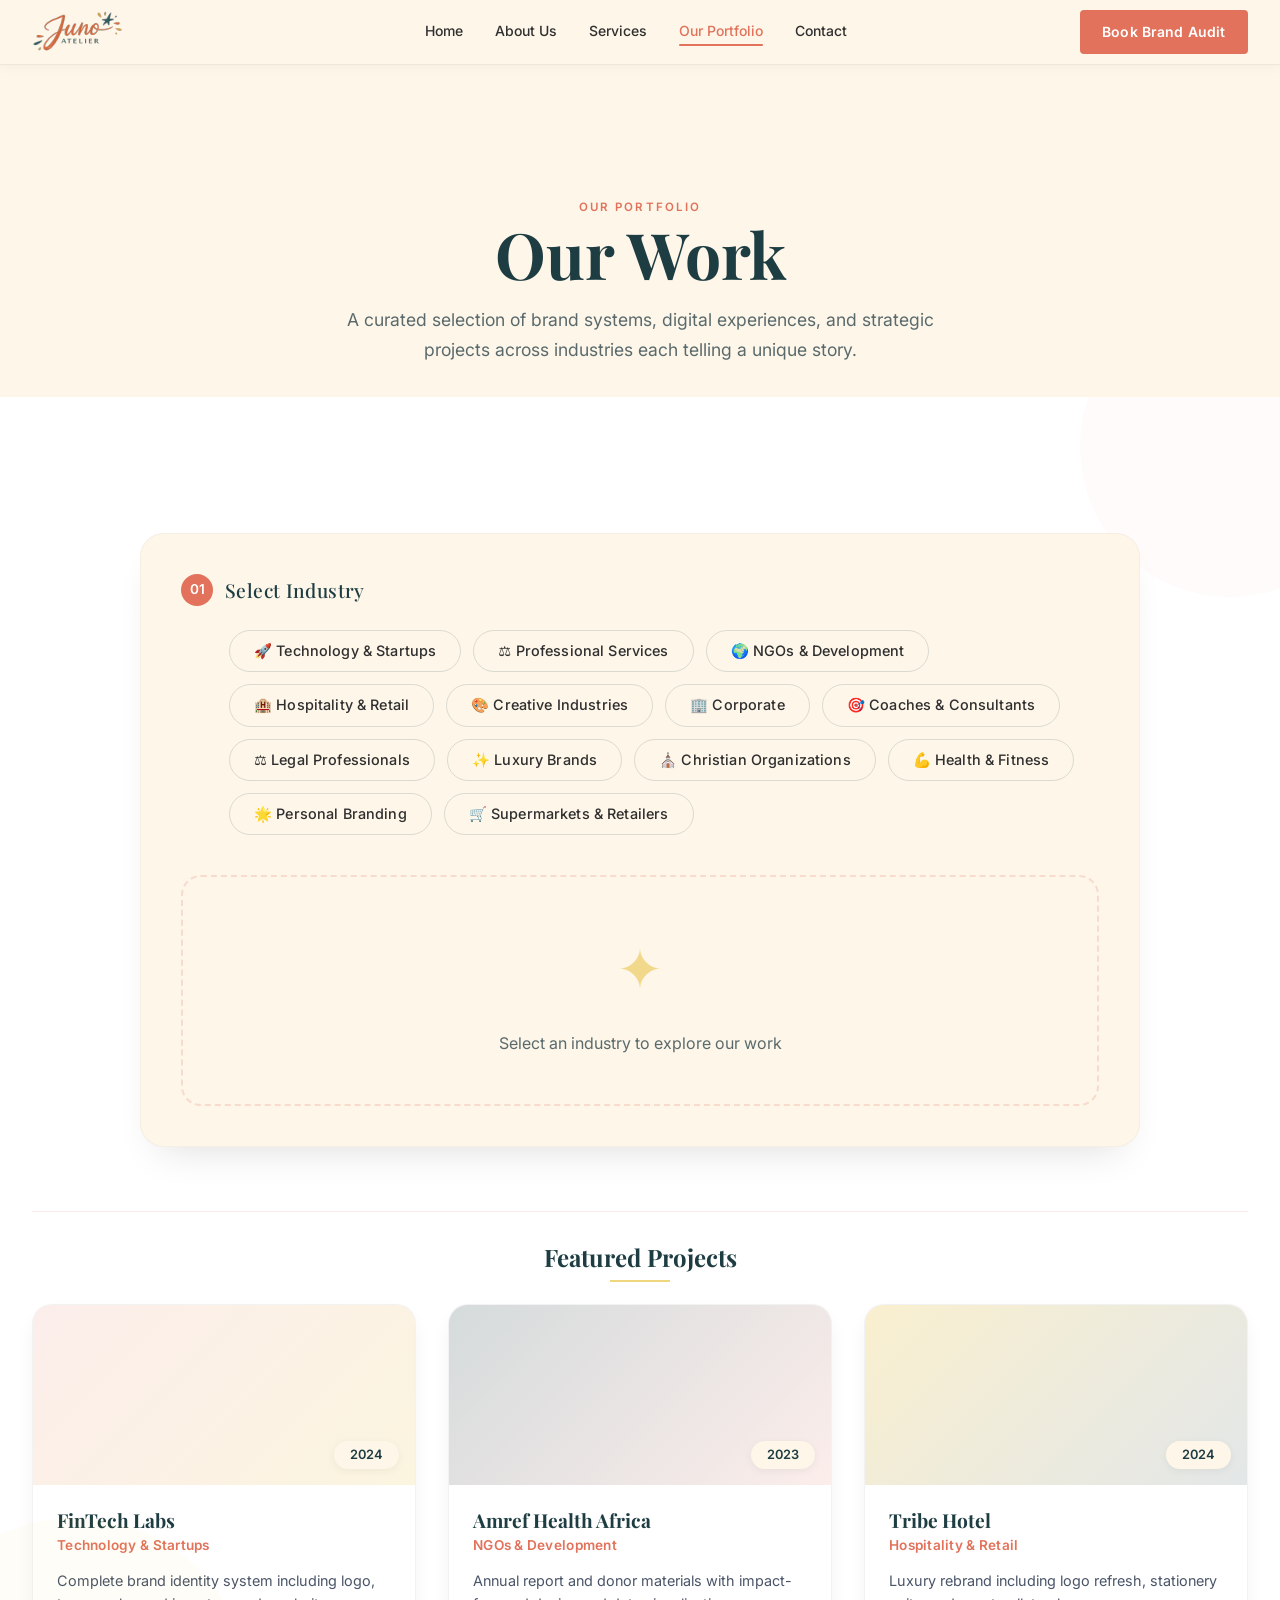
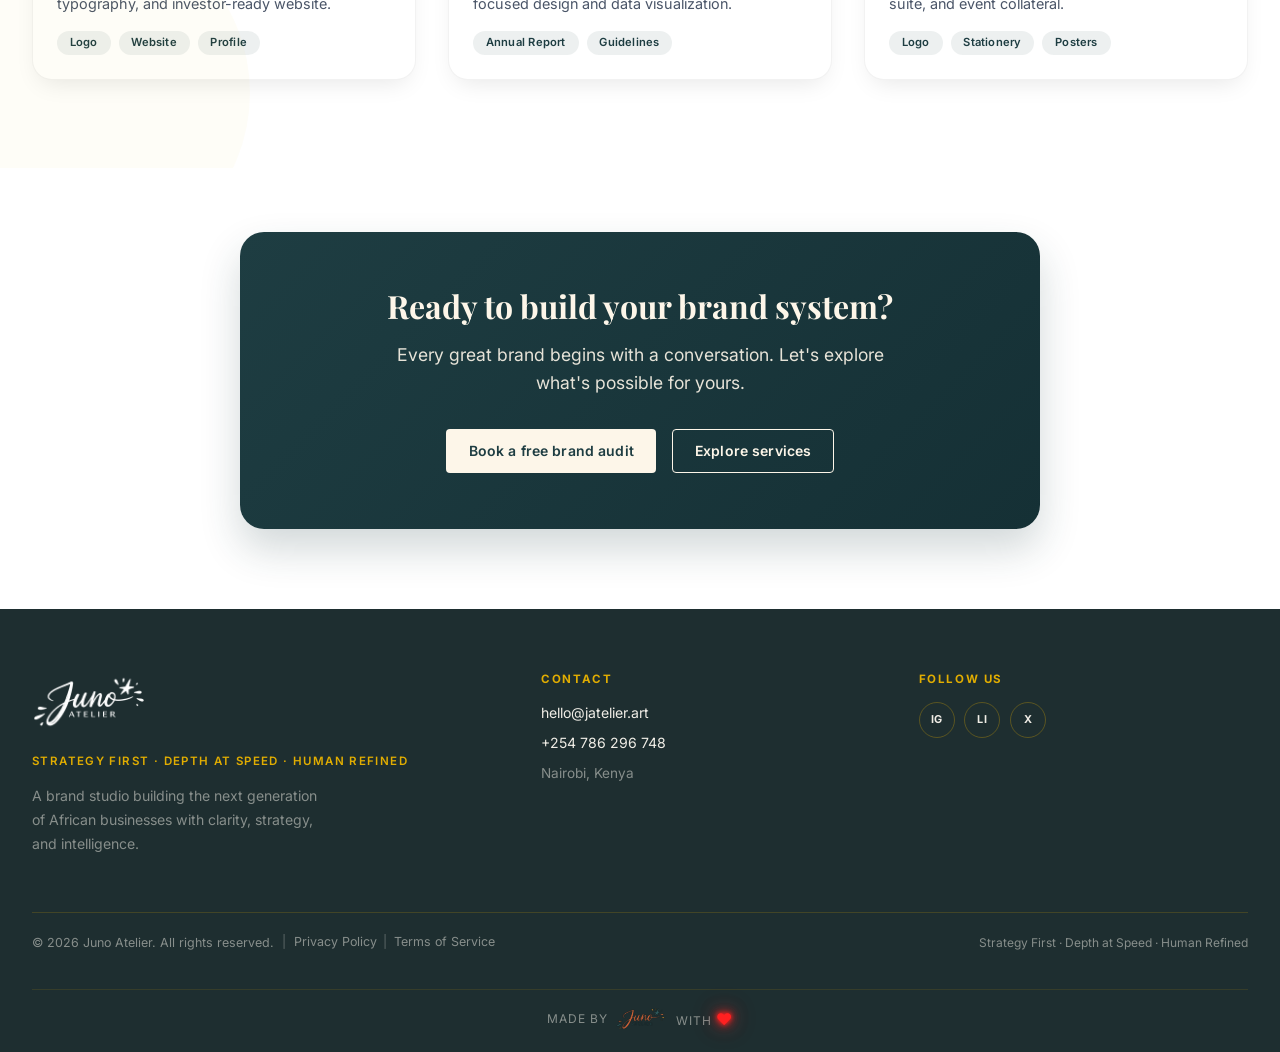
<file: portfolio.html>
<!DOCTYPE html>
<html lang="en">
<head>
  <meta charset="UTF-8" />
  <meta name="viewport" content="width=device-width, initial-scale=1.0" />
  <meta name="description" content="Juno Atelier Portfolio — Brand systems, digital experiences, and strategic projects across industries." />
  <title>Juno Atelier · Portfolio · Strategic Brand Studio </title>

  <!-- ── Favicons ─────────────────────────────────────────────────────────── -->
  <link rel="icon"             type="image/svg+xml" href="assets/images/favicon.svg" />
  <link rel="icon"             type="image/png"     href="assets/images/JA arts.svg" sizes="32x32" />
  <link rel="apple-touch-icon"                      href="assets/images/JA Apple.svg" sizes="180x180" />

  <!-- Google Fonts -->
  <link rel="preconnect" href="https://fonts.googleapis.com" />
  <link rel="preconnect" href="https://fonts.gstatic.com" crossorigin />
  <link
    rel="stylesheet"
    href="https://fonts.googleapis.com/css2?family=Inter:opsz,wght@14..32,400;14..32,500;14..32,600&family=Playfair+Display:ital,wght@0,500;0,700;1,500&display=swap"
  />

  <!-- Core Stylesheets -->
  <link rel="stylesheet" href="css/styles.css" />
  <link rel="stylesheet" href="css/navbar.css" />
  <link rel="stylesheet" href="css/sections.css" />
  <link rel="stylesheet" href="css/portfolio.css" />
  <link rel="stylesheet" href="css/responsive.css" />
  <link rel="stylesheet" href="css/fab.css" />
</head>
<body class="work-page">

  <div id="navbar-placeholder"></div>

  <main>

    <!-- Portfolio Hero Section -->
    <section class="page-header" aria-labelledby="work-header">
      <div class="container">
        <span class="section-eyebrow">Our Portfolio</span>
        <h1 id="work-header" class="page-heading">Our Work</h1>
        <p class="page-subtitle">
          A curated selection of brand systems, digital experiences, and strategic projects 
          across industries each telling a unique story.
        </p>
        <div class="geometric-accent" aria-hidden="true"></div>
      </div>
    </section>

    <!-- Portfolio Filter Section -->
    <section id="work" class="portfolio-section" aria-labelledby="portfolio-heading">
      <div class="container">
        
        <div class="portfolio-container">
          
          <!-- Tier 1: Industry Filter -->
          <div class="filter-tier tier-industry">
            <h3 class="tier-heading">
              <span class="tier-number">01</span> 
              <span class="tier-label">Select Industry</span>
            </h3>
            <div class="industry-filters" id="industryFilters">
              <!-- Dynamically populated by JavaScript -->
            </div>
          </div>

          <!-- Tier 2: Client Selection -->
          <div class="filter-tier tier-client" id="tierClient" style="display: none;">
            <h3 class="tier-heading">
              <span class="tier-number">02</span> 
              <span class="tier-label">Choose Client</span>
            </h3>
            <div class="client-filters" id="clientFilters">
              <!-- Dynamically populated by JavaScript -->
            </div>
          </div>

          <!-- Tier 3: Deliverables Grid -->
          <div class="filter-tier tier-deliverables" id="tierDeliverables" style="display: none;">
            <h3 class="tier-heading">
              <span class="tier-number">03</span> 
              <span class="tier-label">Project Deliverables</span>
            </h3>
            <div class="client-info" id="clientInfo"></div>
            <div class="deliverables-grid" id="deliverablesGrid"></div>
            <div class="portfolio-actions">
              <button class="cta-btn cta-btn--outline reset-btn" id="resetPortfolio">
                <span aria-hidden="true">←</span> Back to Industries
              </button>
            </div>
          </div>
          
          <!-- Empty State -->
          <div class="portfolio-empty" id="portfolioEmpty">
            <div class="empty-state-icon" aria-hidden="true">✦</div>
            <p>Select an industry to explore our work</p>
          </div>
        </div>

        <!-- Featured Work Showcase -->
        <div class="featured-work" id="featuredWork">
          <h3 class="featured-heading">Featured Projects</h3>
          <div class="featured-grid">
            
            <article class="featured-card">
              <div class="featured-image" style="background: linear-gradient(135deg, #E2725B20, #E1AD0120);">
                <span class="featured-badge">2024</span>
              </div>
              <div class="featured-content">
                <h4>FinTech Labs</h4>
                <p class="featured-category">Technology & Startups</p>
                <p class="featured-description">Complete brand identity system including logo, typography, and investor-ready website.</p>
                <div class="featured-tags">
                  <span class="featured-tag">Logo</span>
                  <span class="featured-tag">Website</span>
                  <span class="featured-tag">Profile</span>
                </div>
              </div>
            </article>

            <article class="featured-card">
              <div class="featured-image" style="background: linear-gradient(135deg, #1E3D4230, #E2725B20);">
                <span class="featured-badge">2023</span>
              </div>
              <div class="featured-content">
                <h4>Amref Health Africa</h4>
                <p class="featured-category">NGOs & Development</p>
                <p class="featured-description">Annual report and donor materials with impact-focused design and data visualization.</p>
                <div class="featured-tags">
                  <span class="featured-tag">Annual Report</span>
                  <span class="featured-tag">Guidelines</span>
                </div>
              </div>
            </article>

            <article class="featured-card">
              <div class="featured-image" style="background: linear-gradient(135deg, #E1AD0130, #1E3D4220);">
                <span class="featured-badge">2024</span>
              </div>
              <div class="featured-content">
                <h4>Tribe Hotel</h4>
                <p class="featured-category">Hospitality & Retail</p>
                <p class="featured-description">Luxury rebrand including logo refresh, stationery suite, and event collateral.</p>
                <div class="featured-tags">
                  <span class="featured-tag">Logo</span>
                  <span class="featured-tag">Stationery</span>
                  <span class="featured-tag">Posters</span>
                </div>
              </div>
            </article>

          </div>
        </div>
      </div>
    </section>

    <!-- Call to Action Section -->
    <section class="about-cta-section" aria-labelledby="work-cta-heading">
      <div class="container">
        <div class="about-cta-card">
          <h2 id="work-cta-heading" class="about-cta-title">Ready to build your brand system?</h2>
          <p class="about-cta-text">
            Every great brand begins with a conversation. Let's explore what's possible for yours.
          </p>
          <div class="about-cta-buttons">
            <a href="brand-audit.html" class="cta-btn">Book a free brand audit</a>
            <a href="services.html" class="cta-btn cta-btn--outline">Explore services</a>
          </div>
        </div>
      </div>
    </section>

  </main>

  <div id="footer-placeholder"></div>

  <script src="js/component.js"></script>
  <script type="module" src="js/main.js"></script>

  <script>
    document.addEventListener('DOMContentLoaded', function() {
      if (window.portfolioModule && typeof window.portfolioModule.init === 'function') {
        window.portfolioModule.init();
      }
    });
  </script>
</body>
</html>
</file>
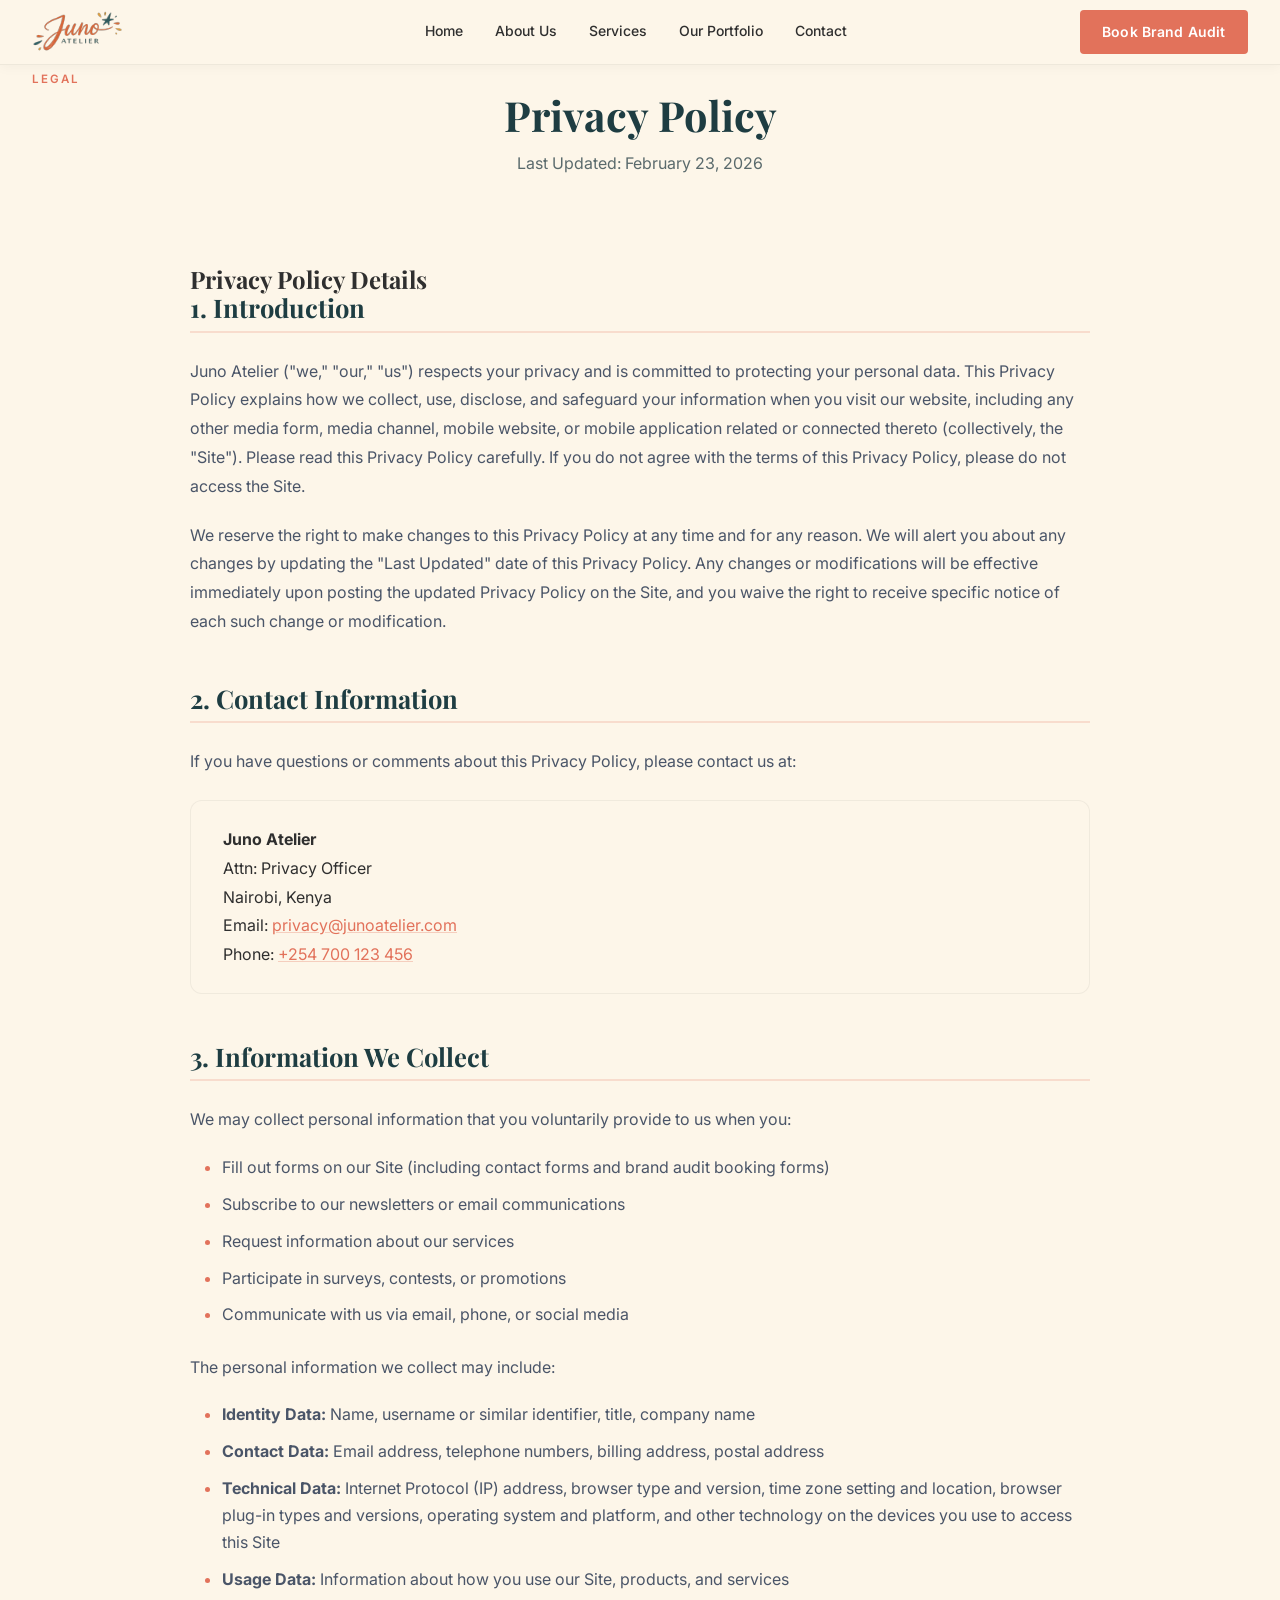
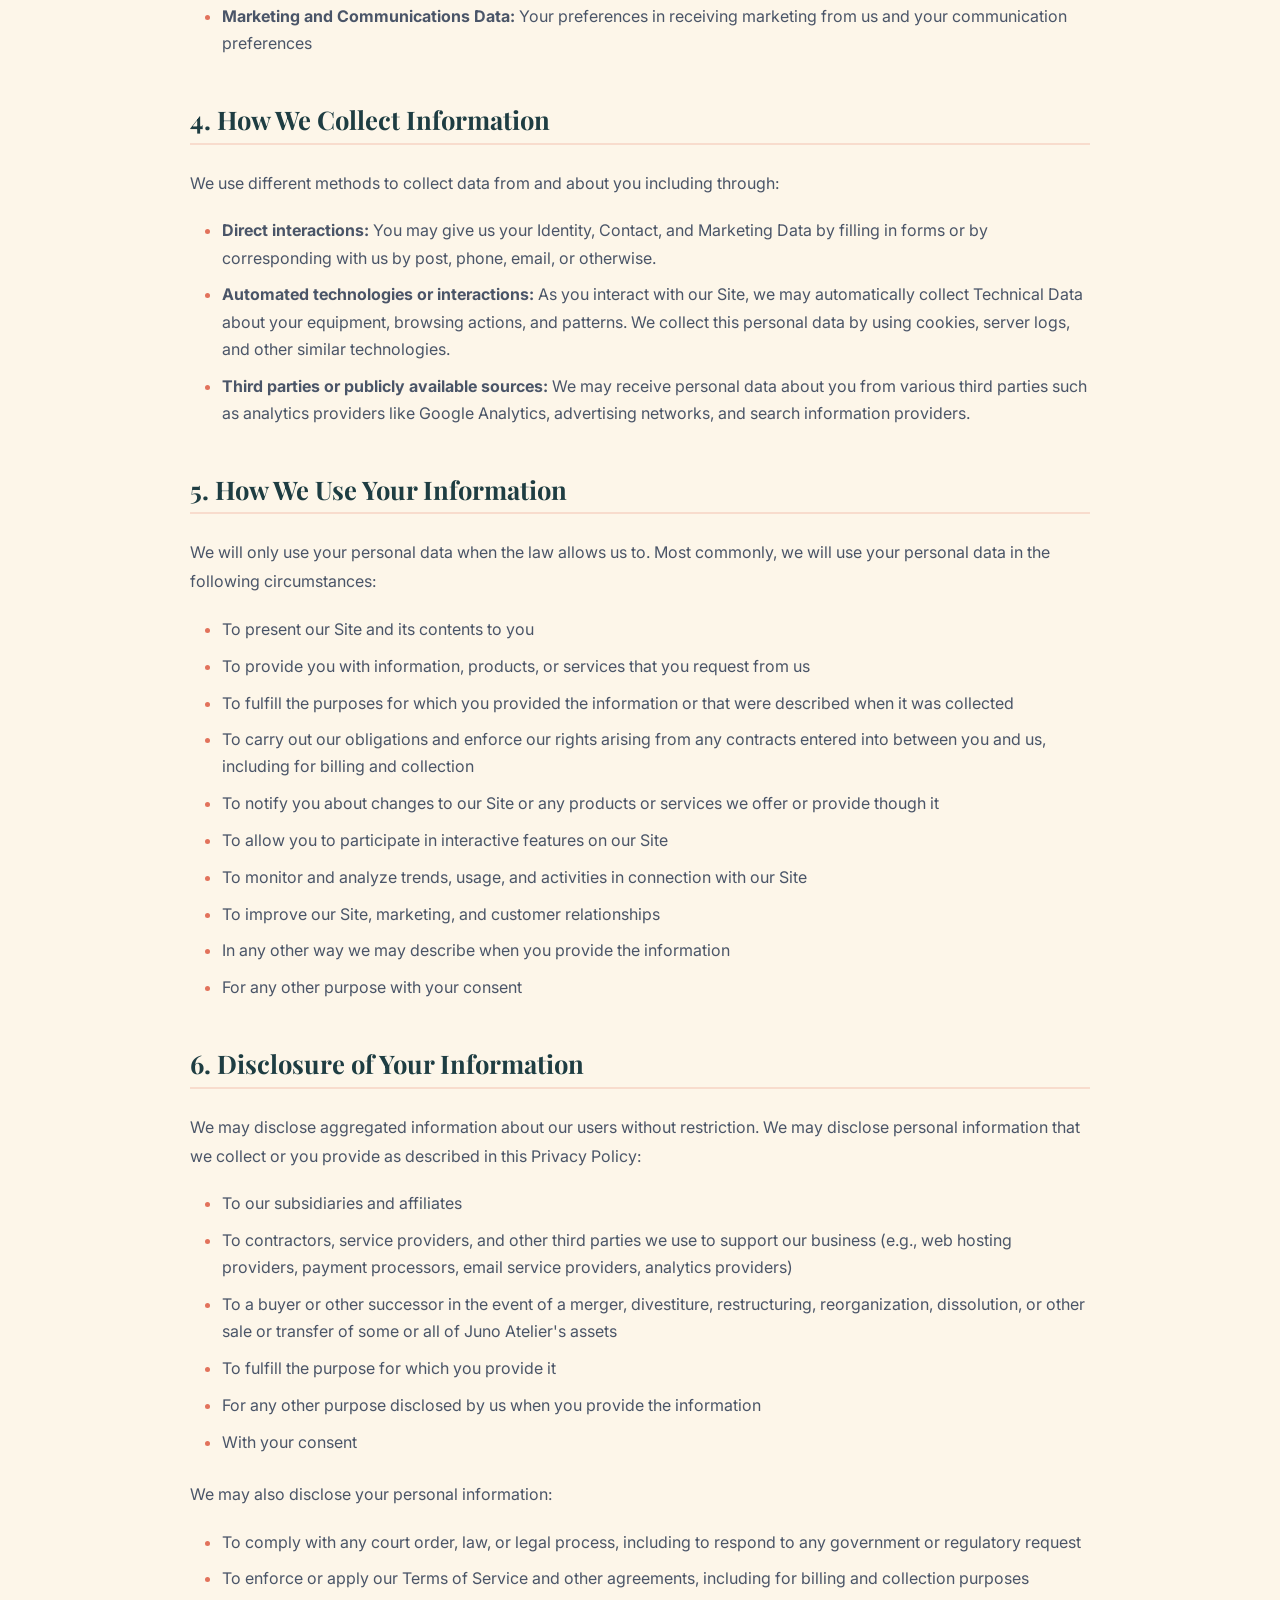
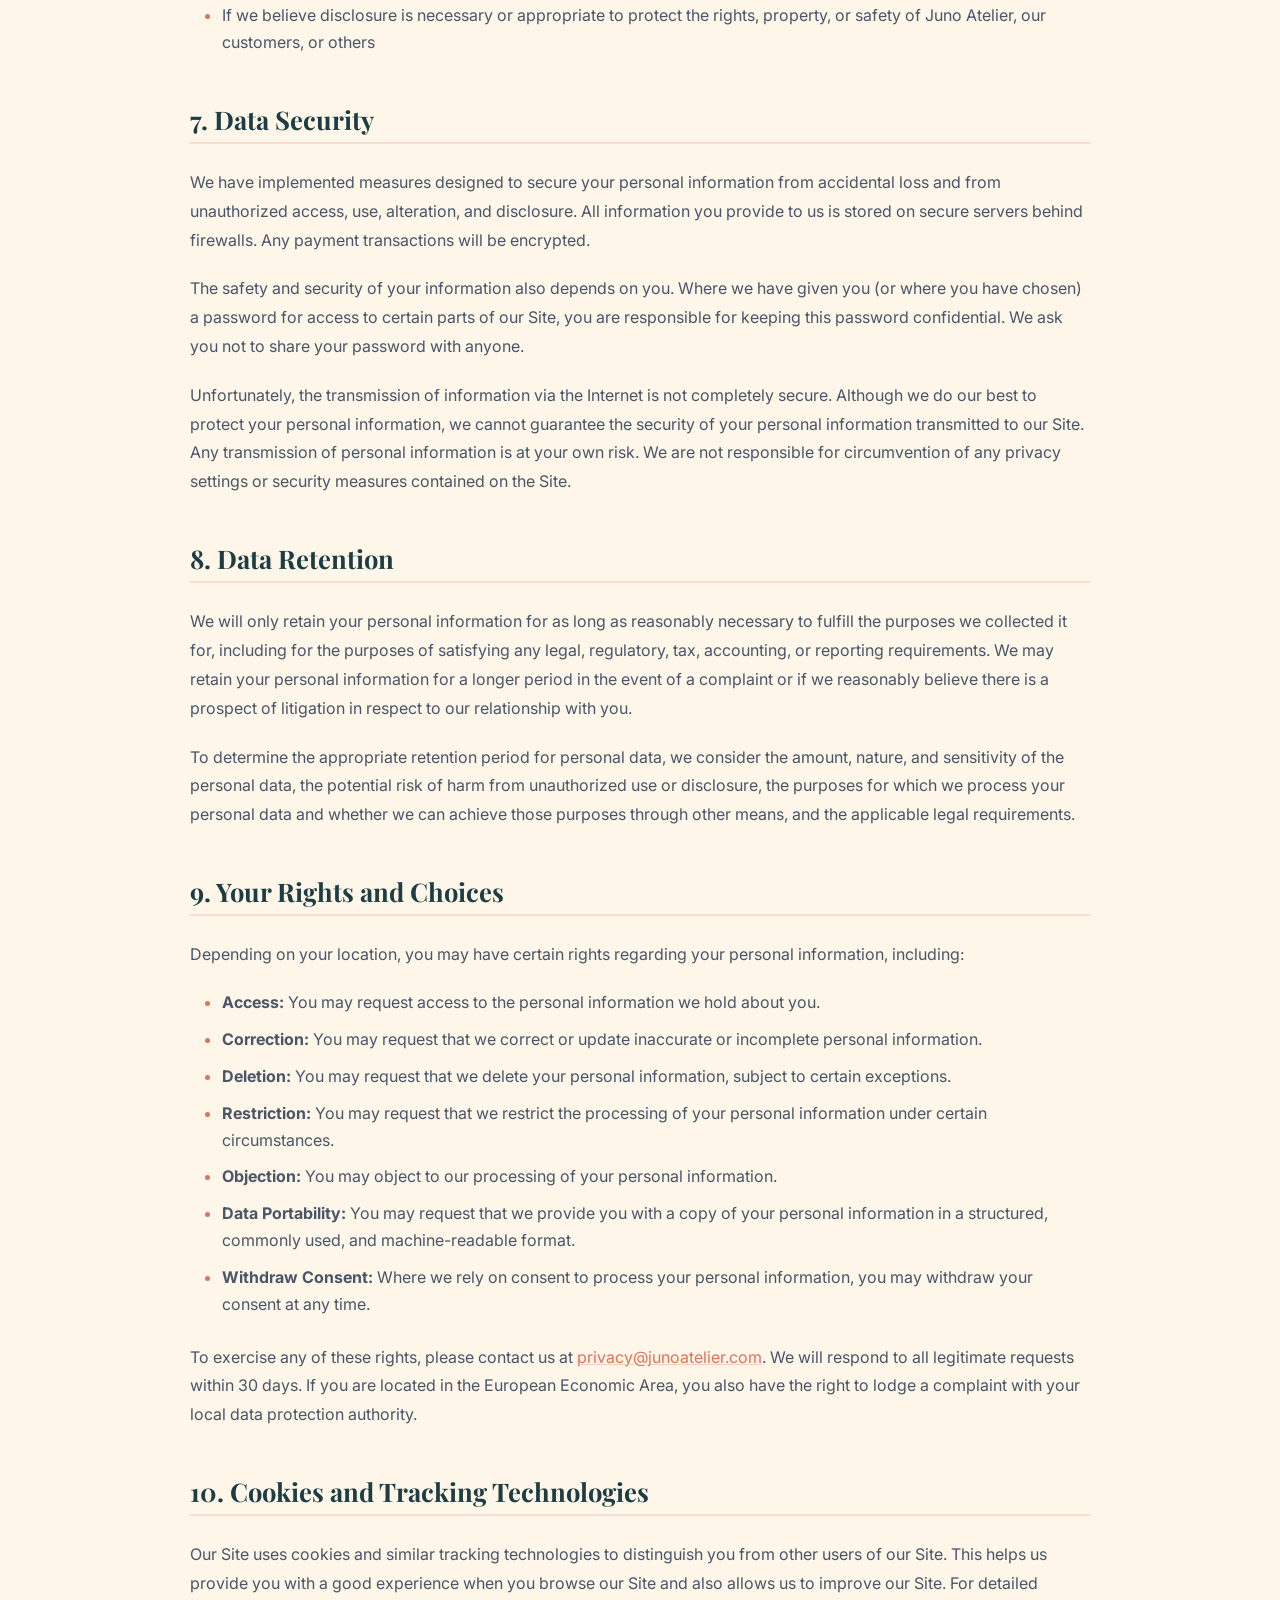
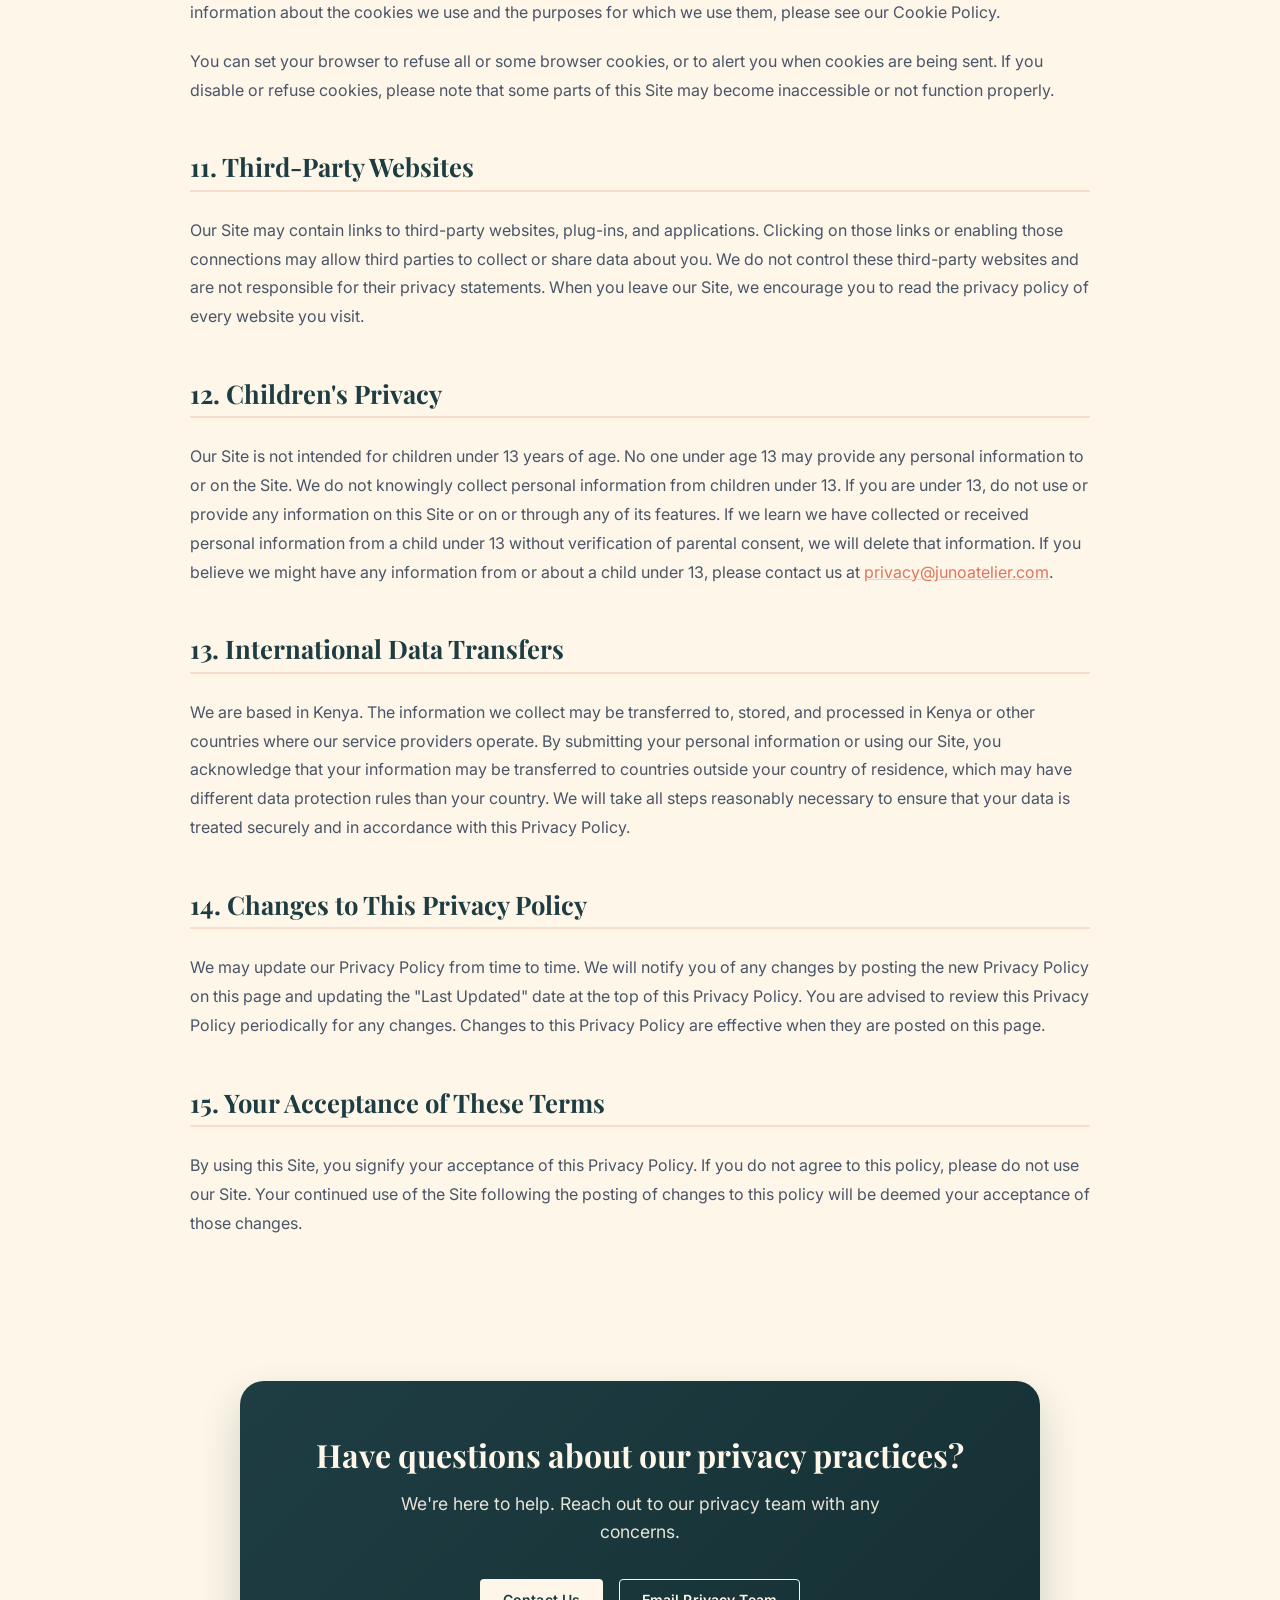
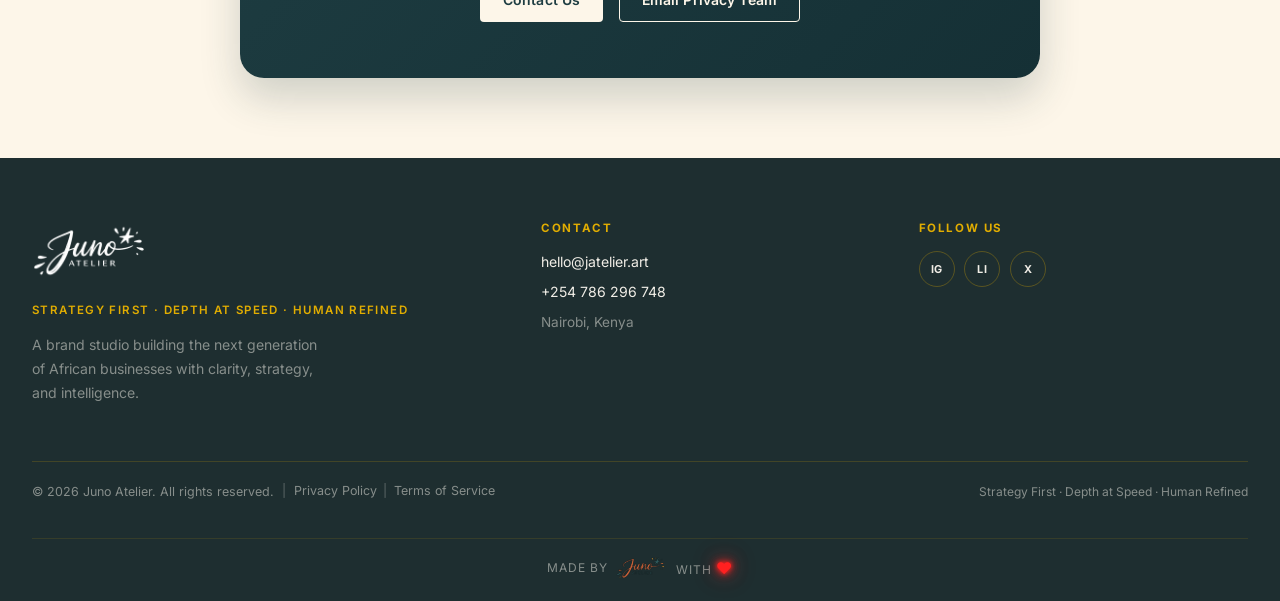
<file: privacy-policy.html>
<!DOCTYPE html>
<html lang="en">
<head>
  <meta charset="UTF-8" />
  <meta name="viewport" content="width=device-width, initial-scale=1.0" />
  <meta name="description" content="Privacy Policy for Juno Atelier. Learn how we collect, use, and protect your personal information." />
  <title>Juno Atelier · Privacy Policy · AI-Augmented Brand Studio · Nairobi</title>

  <!-- Favicon placeholder -->
   <!-- ── Favicons ─────────────────────────────────────────────────────────── -->
<link rel="icon"             type="image/svg+xml" href="assets/images/favicon.svg" />
<link rel="icon"             type="image/png"     href="assets/images/JA arts.svg" sizes="32x32" />
<link rel="apple-touch-icon"                      href="assets/images/JA Apple.svg" sizes="180x180" />

  <!-- Google Fonts preconnect for performance -->
  <link rel="preconnect" href="https://fonts.googleapis.com" />
  <link rel="preconnect" href="https://fonts.gstatic.com" crossorigin />
  <link
    rel="stylesheet"
    href="https://fonts.googleapis.com/css2?family=Inter:opsz,wght@14..32,400;14..32,500;14..32,600&family=Playfair+Display:ital,wght@0,500;0,700;1,500&display=swap"
  />

  <!-- Stylesheets (reusing global design system) -->
  <link rel="stylesheet" href="css/styles.css" />
  <link rel="stylesheet" href="css/navbar.css" />
  <link rel="stylesheet" href="css/responsive.css" />
  <link rel="stylesheet" href="css/sections.css" />
  <link rel="stylesheet" href="css/fab.css" />
</head>
<body>

  <!-- ═══════════════════════════════════════════
       NAVBAR PLACEHOLDER
       components.js fetches components/navbar.html
       and injects it here automatically.
  ═══════════════════════════════════════════ -->
  <div id="navbar-placeholder"></div>


  <!-- ═══════════════════════════════════════════
       MAIN CONTENT — PRIVACY POLICY
  ═══════════════════════════════════════════ -->
  <main>

    <!-- ── Page Header ── -->
    <section class="page-header" aria-labelledby="privacy-heading">
      <div class="container">
        <span class="section-eyebrow">Legal</span>
        <h1 id="privacy-heading" class="section-heading">Privacy Policy</h1>
        <p class="section-subtext">
          Last Updated: February 23, 2026
        </p>
      </div>
    </section>

    <!-- ── Legal Disclaimer ── -->
    <!-- <section class="legal-disclaimer-section" aria-label="Legal disclaimer">
      <div class="container">
        <div class="legal-disclaimer-card">
          <p class="legal-disclaimer-text">
            <strong>⚠️ IMPORTANT DISCLAIMER:</strong> This Privacy Policy is provided for informational purposes only and does not constitute legal advice. Laws and regulations regarding data privacy vary by jurisdiction and are subject to change. You should consult with qualified legal counsel to ensure this policy meets all applicable legal requirements for your specific situation.
          </p>
        </div>
      </div>
    </section> -->

    <!-- ── Privacy Policy Content ── -->
    <section class="legal-content-section" aria-labelledby="privacy-content-heading">
      <div class="container">
        <div class="legal-content-wrapper">
          <h2 id="privacy-content-heading" class="visually-hidden">Privacy Policy Details</h2>

          <div class="legal-section">
            <h3 class="legal-section-heading">1. Introduction</h3>
            <p class="legal-section-text">
              Juno Atelier ("we," "our," "us") respects your privacy and is committed to protecting your personal data. This Privacy Policy explains how we collect, use, disclose, and safeguard your information when you visit our website, including any other media form, media channel, mobile website, or mobile application related or connected thereto (collectively, the "Site"). Please read this Privacy Policy carefully. If you do not agree with the terms of this Privacy Policy, please do not access the Site.
            </p>
            <p class="legal-section-text">
              We reserve the right to make changes to this Privacy Policy at any time and for any reason. We will alert you about any changes by updating the "Last Updated" date of this Privacy Policy. Any changes or modifications will be effective immediately upon posting the updated Privacy Policy on the Site, and you waive the right to receive specific notice of each such change or modification.
            </p>
          </div>

          <div class="legal-section">
            <h3 class="legal-section-heading">2. Contact Information</h3>
            <p class="legal-section-text">
              If you have questions or comments about this Privacy Policy, please contact us at:
            </p>
            <address class="legal-address">
              <strong>Juno Atelier</strong><br />
              Attn: Privacy Officer<br />
              Nairobi, Kenya<br />
              Email: <a href="mailto:privacy@junoatelier.com" class="legal-link">privacy@junoatelier.com</a><br />
              Phone: <a href="tel:+254700123456" class="legal-link">+254 700 123 456</a>
            </address>
          </div>

          <div class="legal-section">
            <h3 class="legal-section-heading">3. Information We Collect</h3>
            <p class="legal-section-text">We may collect personal information that you voluntarily provide to us when you:</p>
            <ul class="legal-list">
              <li>Fill out forms on our Site (including contact forms and brand audit booking forms)</li>
              <li>Subscribe to our newsletters or email communications</li>
              <li>Request information about our services</li>
              <li>Participate in surveys, contests, or promotions</li>
              <li>Communicate with us via email, phone, or social media</li>
            </ul>
            <p class="legal-section-text">The personal information we collect may include:</p>
            <ul class="legal-list">
              <li><strong>Identity Data:</strong> Name, username or similar identifier, title, company name</li>
              <li><strong>Contact Data:</strong> Email address, telephone numbers, billing address, postal address</li>
              <li><strong>Technical Data:</strong> Internet Protocol (IP) address, browser type and version, time zone setting and location, browser plug-in types and versions, operating system and platform, and other technology on the devices you use to access this Site</li>
              <li><strong>Usage Data:</strong> Information about how you use our Site, products, and services</li>
              <li><strong>Marketing and Communications Data:</strong> Your preferences in receiving marketing from us and your communication preferences</li>
            </ul>
          </div>

          <div class="legal-section">
            <h3 class="legal-section-heading">4. How We Collect Information</h3>
            <p class="legal-section-text">We use different methods to collect data from and about you including through:</p>
            <ul class="legal-list">
              <li><strong>Direct interactions:</strong> You may give us your Identity, Contact, and Marketing Data by filling in forms or by corresponding with us by post, phone, email, or otherwise.</li>
              <li><strong>Automated technologies or interactions:</strong> As you interact with our Site, we may automatically collect Technical Data about your equipment, browsing actions, and patterns. We collect this personal data by using cookies, server logs, and other similar technologies.</li>
              <li><strong>Third parties or publicly available sources:</strong> We may receive personal data about you from various third parties such as analytics providers like Google Analytics, advertising networks, and search information providers.</li>
            </ul>
          </div>

          <div class="legal-section">
            <h3 class="legal-section-heading">5. How We Use Your Information</h3>
            <p class="legal-section-text">We will only use your personal data when the law allows us to. Most commonly, we will use your personal data in the following circumstances:</p>
            <ul class="legal-list">
              <li>To present our Site and its contents to you</li>
              <li>To provide you with information, products, or services that you request from us</li>
              <li>To fulfill the purposes for which you provided the information or that were described when it was collected</li>
              <li>To carry out our obligations and enforce our rights arising from any contracts entered into between you and us, including for billing and collection</li>
              <li>To notify you about changes to our Site or any products or services we offer or provide though it</li>
              <li>To allow you to participate in interactive features on our Site</li>
              <li>To monitor and analyze trends, usage, and activities in connection with our Site</li>
              <li>To improve our Site, marketing, and customer relationships</li>
              <li>In any other way we may describe when you provide the information</li>
              <li>For any other purpose with your consent</li>
            </ul>
          </div>

          <div class="legal-section">
            <h3 class="legal-section-heading">6. Disclosure of Your Information</h3>
            <p class="legal-section-text">We may disclose aggregated information about our users without restriction. We may disclose personal information that we collect or you provide as described in this Privacy Policy:</p>
            <ul class="legal-list">
              <li>To our subsidiaries and affiliates</li>
              <li>To contractors, service providers, and other third parties we use to support our business (e.g., web hosting providers, payment processors, email service providers, analytics providers)</li>
              <li>To a buyer or other successor in the event of a merger, divestiture, restructuring, reorganization, dissolution, or other sale or transfer of some or all of Juno Atelier's assets</li>
              <li>To fulfill the purpose for which you provide it</li>
              <li>For any other purpose disclosed by us when you provide the information</li>
              <li>With your consent</li>
            </ul>
            <p class="legal-section-text">We may also disclose your personal information:</p>
            <ul class="legal-list">
              <li>To comply with any court order, law, or legal process, including to respond to any government or regulatory request</li>
              <li>To enforce or apply our Terms of Service and other agreements, including for billing and collection purposes</li>
              <li>If we believe disclosure is necessary or appropriate to protect the rights, property, or safety of Juno Atelier, our customers, or others</li>
            </ul>
          </div>

          <div class="legal-section">
            <h3 class="legal-section-heading">7. Data Security</h3>
            <p class="legal-section-text">
              We have implemented measures designed to secure your personal information from accidental loss and from unauthorized access, use, alteration, and disclosure. All information you provide to us is stored on secure servers behind firewalls. Any payment transactions will be encrypted.
            </p>
            <p class="legal-section-text">
              The safety and security of your information also depends on you. Where we have given you (or where you have chosen) a password for access to certain parts of our Site, you are responsible for keeping this password confidential. We ask you not to share your password with anyone.
            </p>
            <p class="legal-section-text">
              Unfortunately, the transmission of information via the Internet is not completely secure. Although we do our best to protect your personal information, we cannot guarantee the security of your personal information transmitted to our Site. Any transmission of personal information is at your own risk. We are not responsible for circumvention of any privacy settings or security measures contained on the Site.
            </p>
          </div>

          <div class="legal-section">
            <h3 class="legal-section-heading">8. Data Retention</h3>
            <p class="legal-section-text">
              We will only retain your personal information for as long as reasonably necessary to fulfill the purposes we collected it for, including for the purposes of satisfying any legal, regulatory, tax, accounting, or reporting requirements. We may retain your personal information for a longer period in the event of a complaint or if we reasonably believe there is a prospect of litigation in respect to our relationship with you.
            </p>
            <p class="legal-section-text">
              To determine the appropriate retention period for personal data, we consider the amount, nature, and sensitivity of the personal data, the potential risk of harm from unauthorized use or disclosure, the purposes for which we process your personal data and whether we can achieve those purposes through other means, and the applicable legal requirements.
            </p>
          </div>

          <div class="legal-section">
            <h3 class="legal-section-heading">9. Your Rights and Choices</h3>
            <p class="legal-section-text">Depending on your location, you may have certain rights regarding your personal information, including:</p>
            <ul class="legal-list">
              <li><strong>Access:</strong> You may request access to the personal information we hold about you.</li>
              <li><strong>Correction:</strong> You may request that we correct or update inaccurate or incomplete personal information.</li>
              <li><strong>Deletion:</strong> You may request that we delete your personal information, subject to certain exceptions.</li>
              <li><strong>Restriction:</strong> You may request that we restrict the processing of your personal information under certain circumstances.</li>
              <li><strong>Objection:</strong> You may object to our processing of your personal information.</li>
              <li><strong>Data Portability:</strong> You may request that we provide you with a copy of your personal information in a structured, commonly used, and machine-readable format.</li>
              <li><strong>Withdraw Consent:</strong> Where we rely on consent to process your personal information, you may withdraw your consent at any time.</li>
            </ul>
            <p class="legal-section-text">
              To exercise any of these rights, please contact us at <a href="mailto:privacy@junoatelier.com" class="legal-link">privacy@junoatelier.com</a>. We will respond to all legitimate requests within 30 days. If you are located in the European Economic Area, you also have the right to lodge a complaint with your local data protection authority.
            </p>
          </div>

          <div class="legal-section">
            <h3 class="legal-section-heading">10. Cookies and Tracking Technologies</h3>
            <p class="legal-section-text">
              Our Site uses cookies and similar tracking technologies to distinguish you from other users of our Site. This helps us provide you with a good experience when you browse our Site and also allows us to improve our Site. For detailed information about the cookies we use and the purposes for which we use them, please see our Cookie Policy.
            </p>
            <p class="legal-section-text">
              You can set your browser to refuse all or some browser cookies, or to alert you when cookies are being sent. If you disable or refuse cookies, please note that some parts of this Site may become inaccessible or not function properly.
            </p>
          </div>

          <div class="legal-section">
            <h3 class="legal-section-heading">11. Third-Party Websites</h3>
            <p class="legal-section-text">
              Our Site may contain links to third-party websites, plug-ins, and applications. Clicking on those links or enabling those connections may allow third parties to collect or share data about you. We do not control these third-party websites and are not responsible for their privacy statements. When you leave our Site, we encourage you to read the privacy policy of every website you visit.
            </p>
          </div>

          <div class="legal-section">
            <h3 class="legal-section-heading">12. Children's Privacy</h3>
            <p class="legal-section-text">
              Our Site is not intended for children under 13 years of age. No one under age 13 may provide any personal information to or on the Site. We do not knowingly collect personal information from children under 13. If you are under 13, do not use or provide any information on this Site or on or through any of its features. If we learn we have collected or received personal information from a child under 13 without verification of parental consent, we will delete that information. If you believe we might have any information from or about a child under 13, please contact us at <a href="mailto:privacy@junoatelier.com" class="legal-link">privacy@junoatelier.com</a>.
            </p>
          </div>

          <div class="legal-section">
            <h3 class="legal-section-heading">13. International Data Transfers</h3>
            <p class="legal-section-text">
              We are based in Kenya. The information we collect may be transferred to, stored, and processed in Kenya or other countries where our service providers operate. By submitting your personal information or using our Site, you acknowledge that your information may be transferred to countries outside your country of residence, which may have different data protection rules than your country. We will take all steps reasonably necessary to ensure that your data is treated securely and in accordance with this Privacy Policy.
            </p>
          </div>

          <div class="legal-section">
            <h3 class="legal-section-heading">14. Changes to This Privacy Policy</h3>
            <p class="legal-section-text">
              We may update our Privacy Policy from time to time. We will notify you of any changes by posting the new Privacy Policy on this page and updating the "Last Updated" date at the top of this Privacy Policy. You are advised to review this Privacy Policy periodically for any changes. Changes to this Privacy Policy are effective when they are posted on this page.
            </p>
          </div>

          <div class="legal-section">
            <h3 class="legal-section-heading">15. Your Acceptance of These Terms</h3>
            <p class="legal-section-text">
              By using this Site, you signify your acceptance of this Privacy Policy. If you do not agree to this policy, please do not use our Site. Your continued use of the Site following the posting of changes to this policy will be deemed your acceptance of those changes.
            </p>
          </div>
        </div>
      </div>
    </section>

    <!-- ── Contact CTA ── -->
    <section class="legal-cta-section" aria-labelledby="legal-cta-heading">
      <div class="container">
        <div class="legal-cta-card">
          <h2 id="legal-cta-heading" class="legal-cta-title">Have questions about our privacy practices?</h2>
          <p class="legal-cta-text">
            We're here to help. Reach out to our privacy team with any concerns.
          </p>
          <div class="legal-cta-buttons">
            <a href="index.html#contact" class="cta-btn">Contact Us</a>
            <a href="mailto:privacy@junoatelier.com" class="cta-btn cta-btn--outline">Email Privacy Team</a>
          </div>
        </div>
      </div>
    </section>

  </main><!-- /main -->


  <!-- ═══════════════════════════════════════════════════════════════════════
       FOOTER
  ═══════════════════════════════════════════════════════════════════════════ -->
 <div id="footer-placeholder"></div>
  
  <!-- Scripts -->
  <script src="js/component.js"></script>
  <script src="js/main.js"></script>

</body>
</html>
</file>
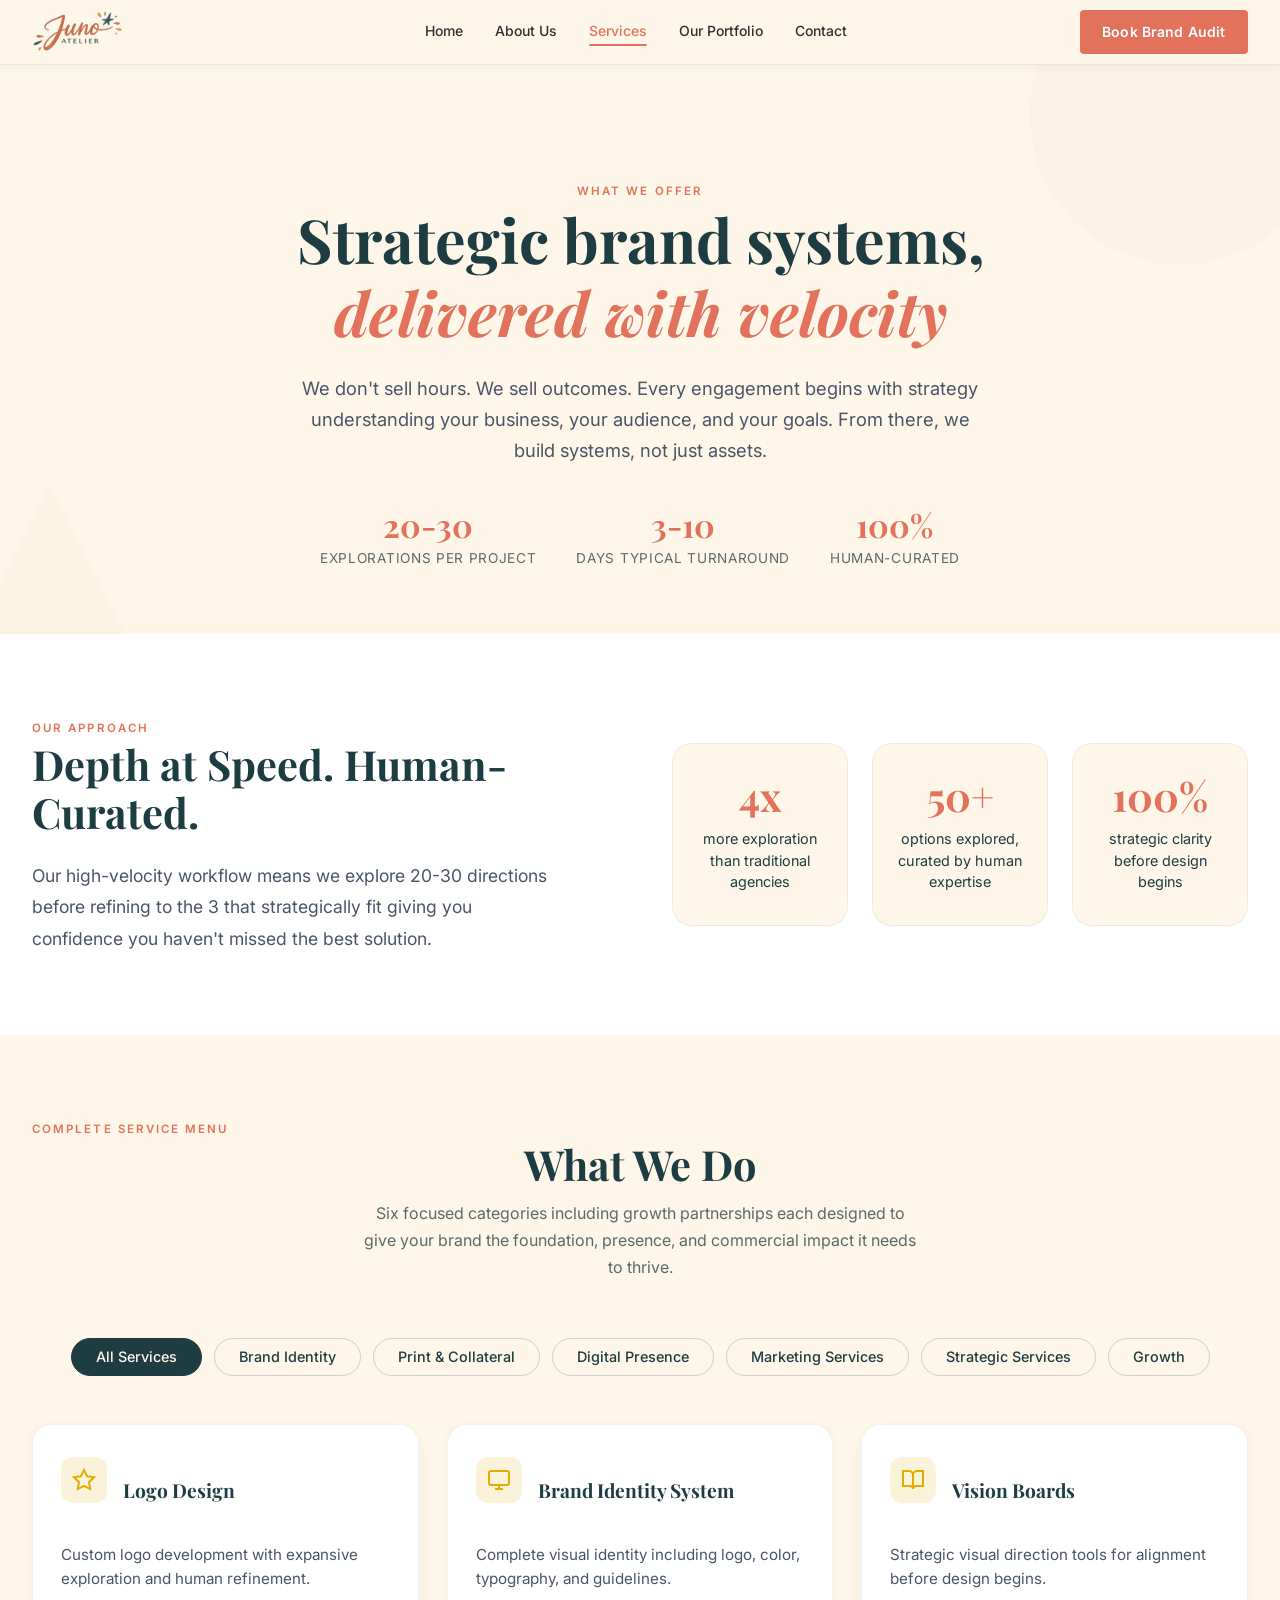
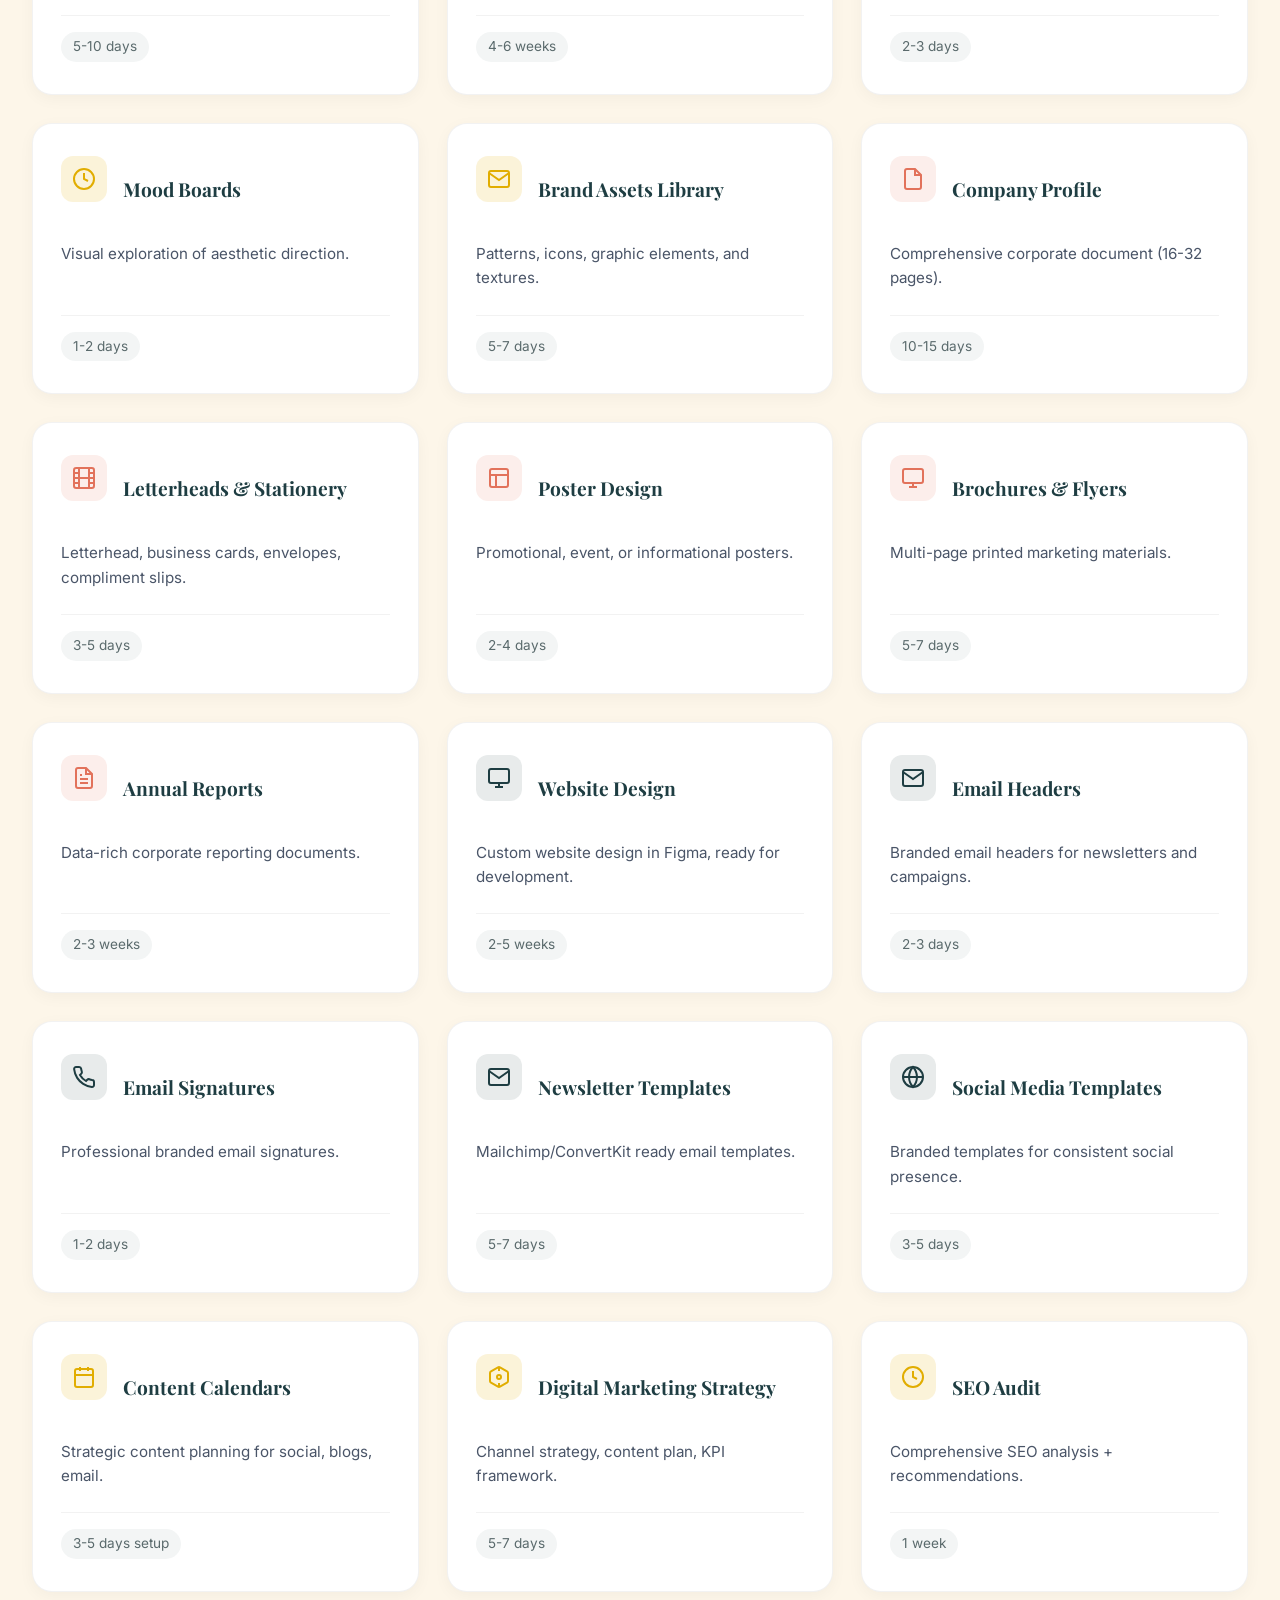
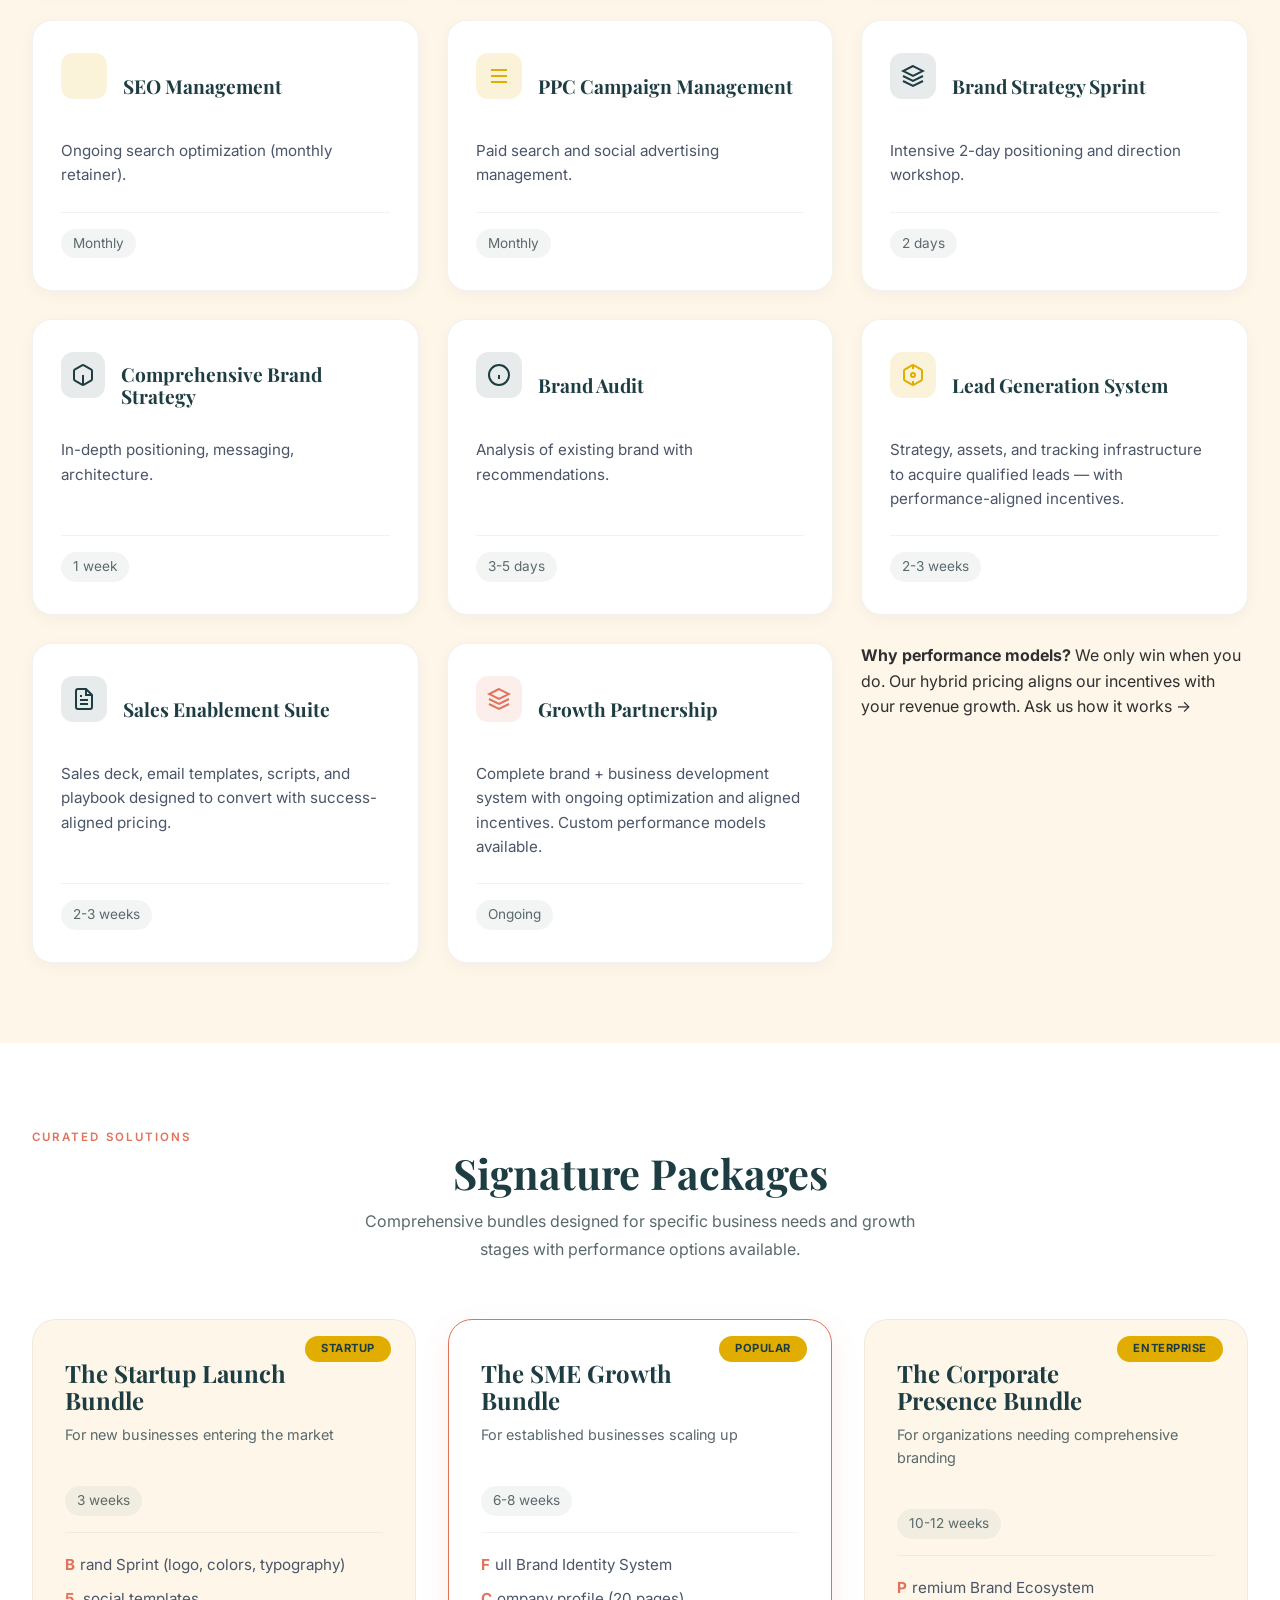
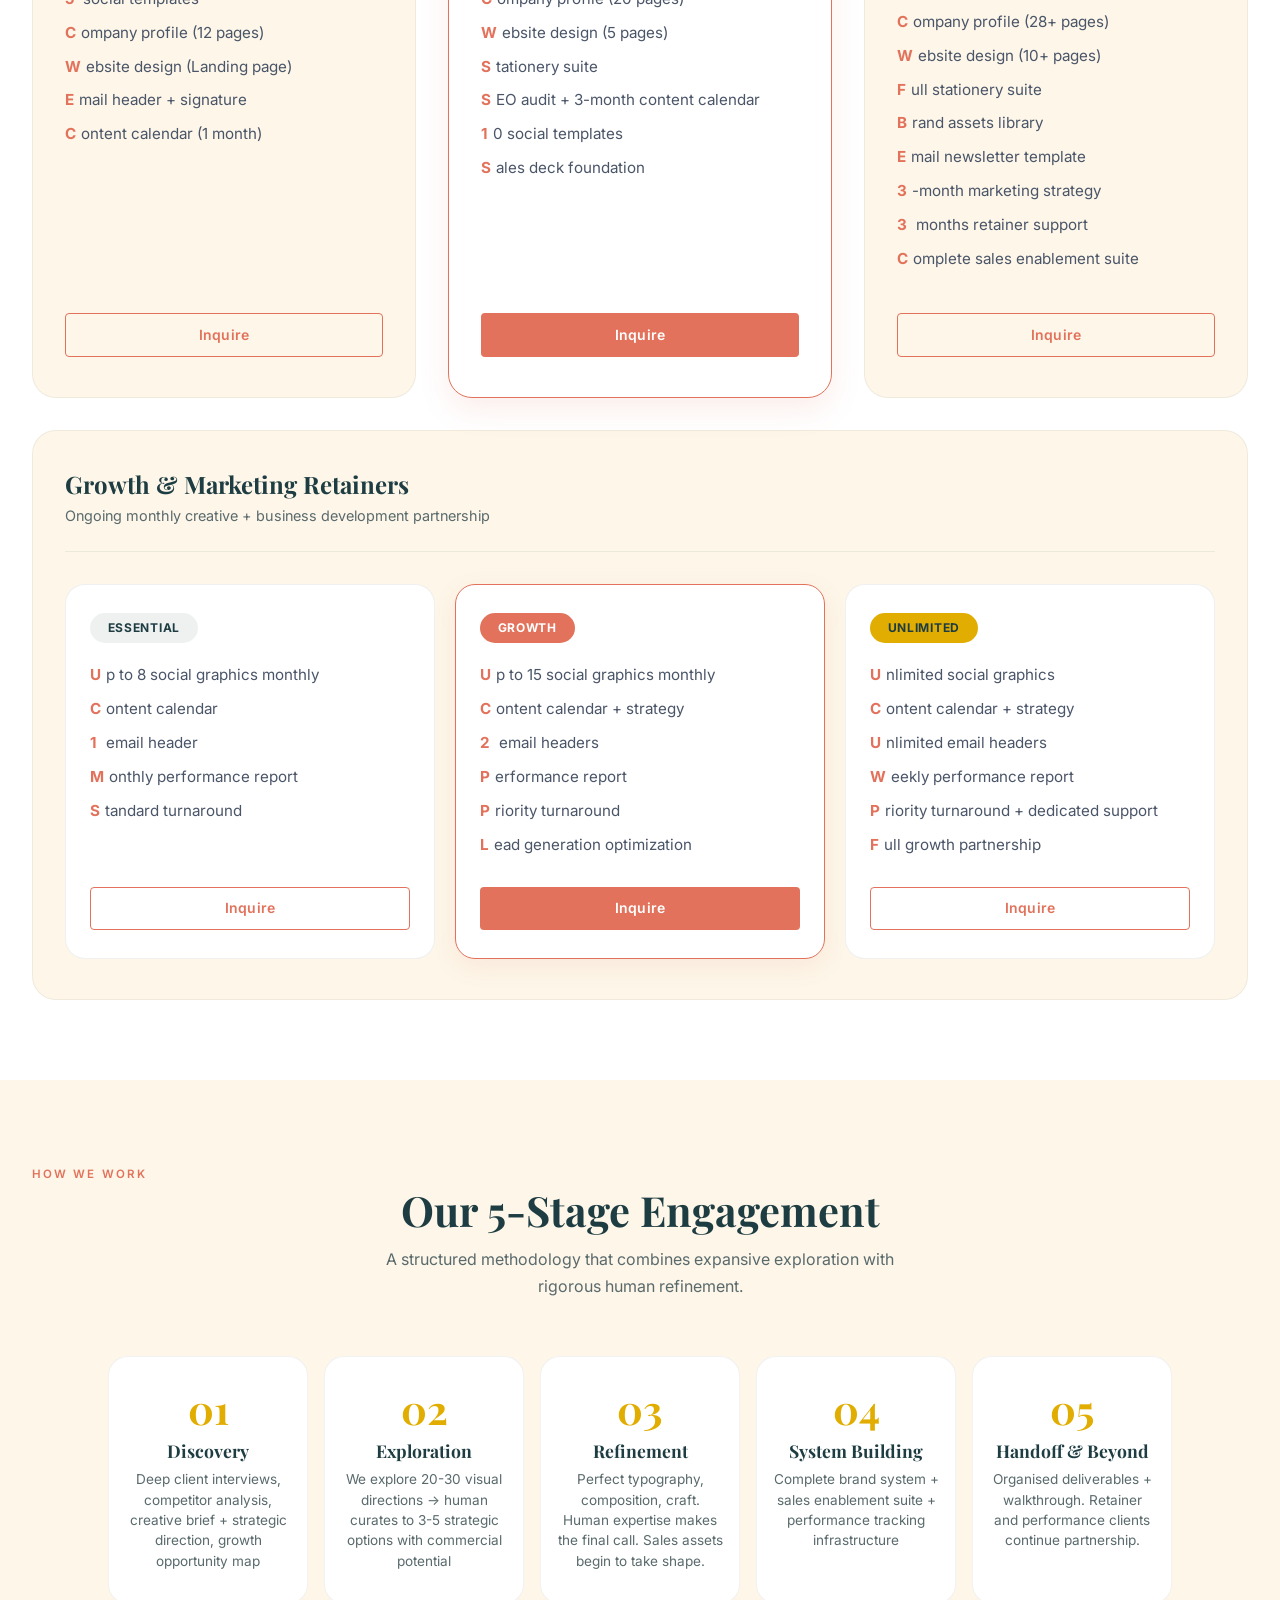
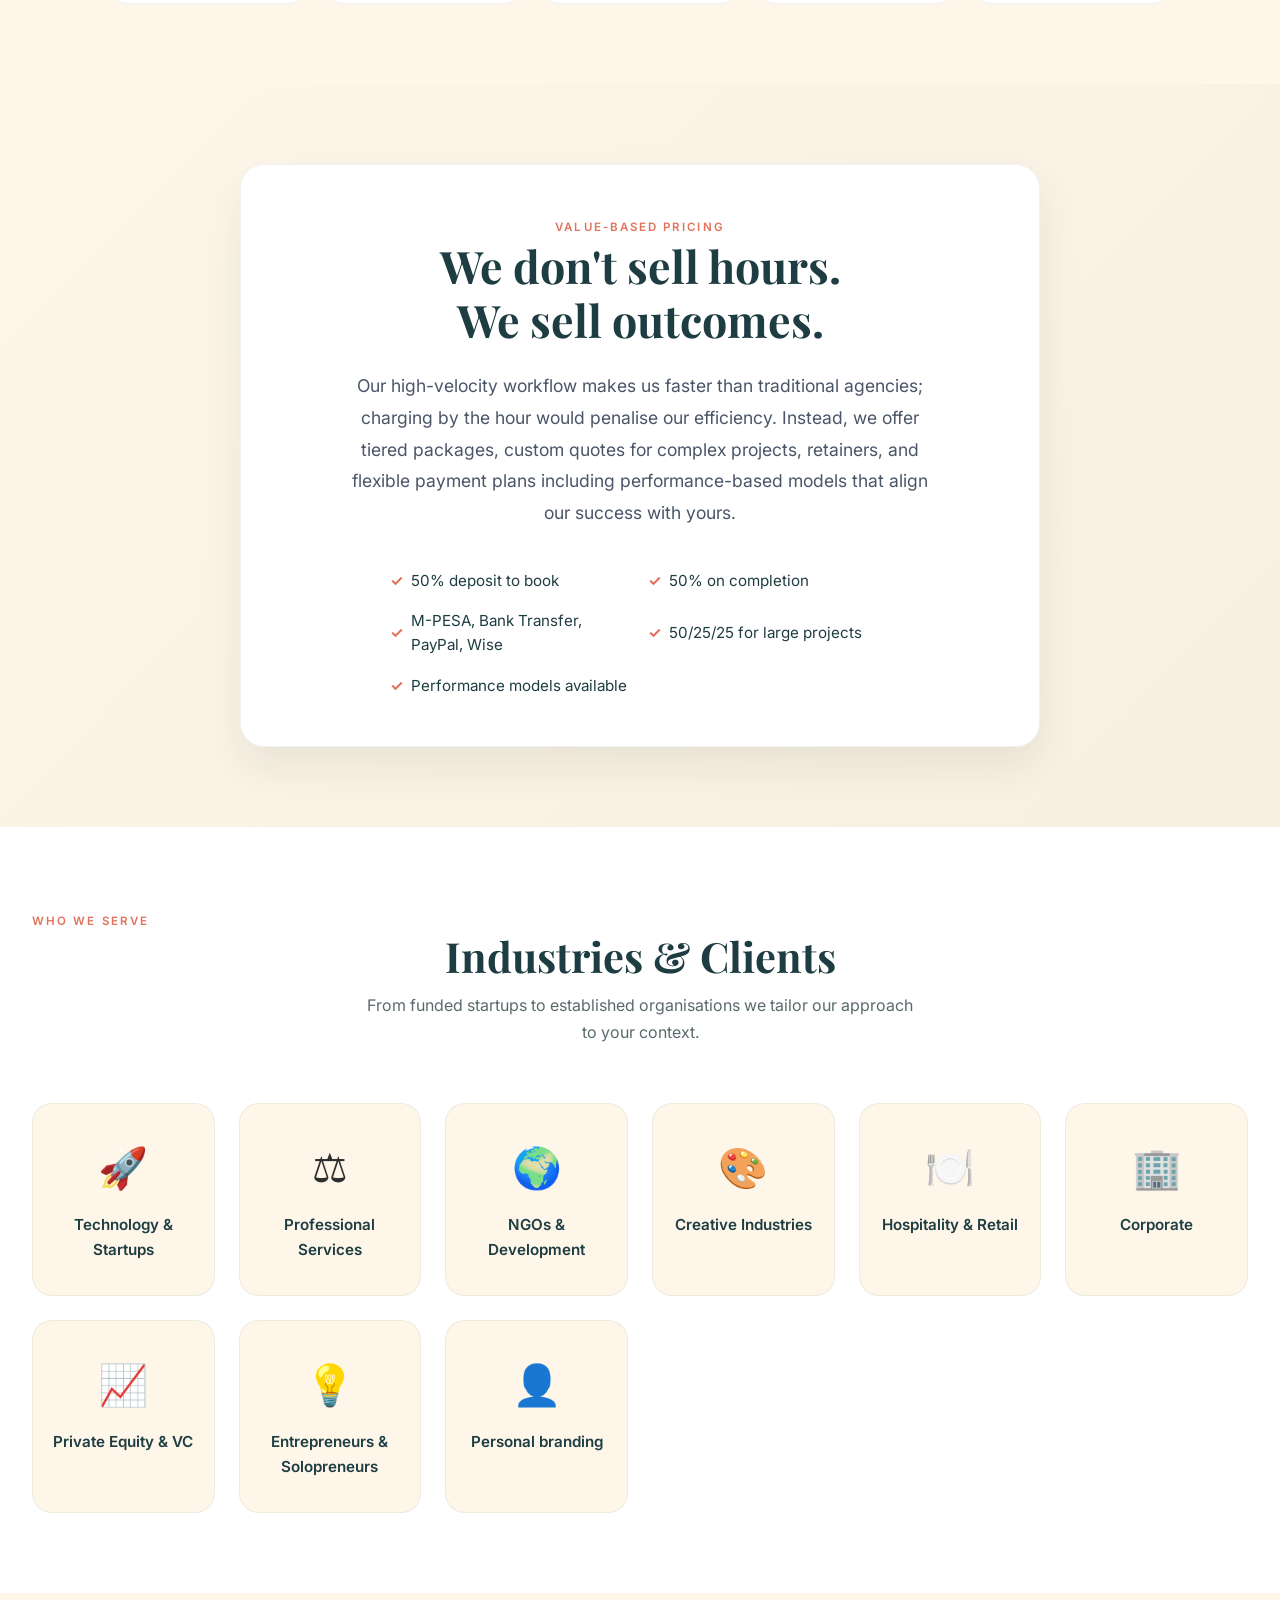
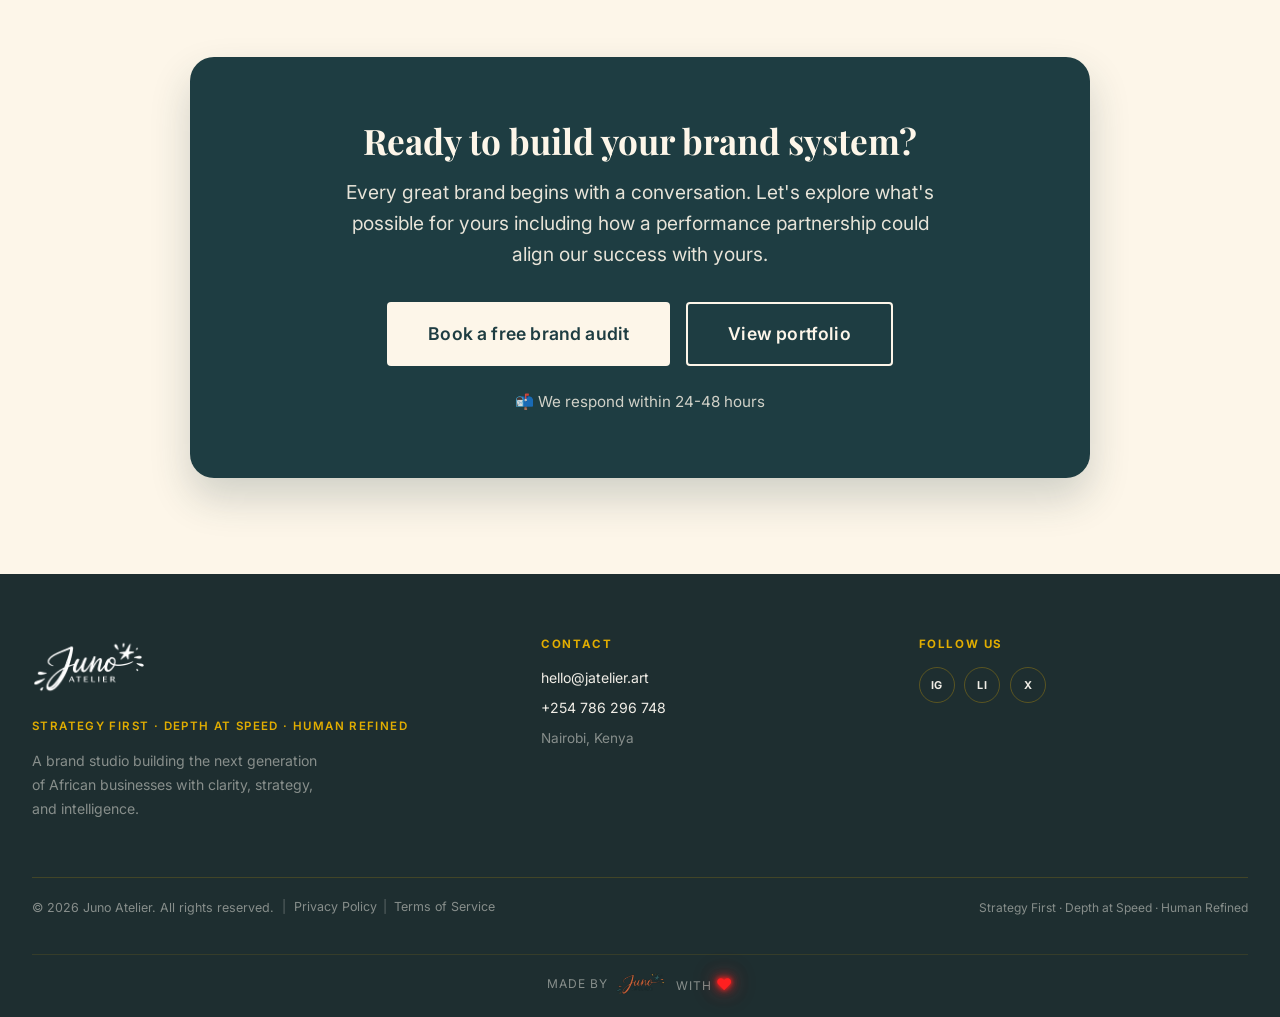
<file: services.html>
<!DOCTYPE html>
<html lang="en">
<head>
  <meta charset="UTF-8" />
  <meta name="viewport" content="width=device-width, initial-scale=1.0" />
  <meta name="description" content="Juno Atelier Services — Brand Identity, Digital Presence, Strategic Services, and Growth Partnerships for modern businesses. Strategic brand studio based in Nairobi." />
  <title>Juno Atelier · Services · Strategic Brand Studio</title>

  <!-- ── Favicons ─────────────────────────────────────────────────────────── -->
  <link rel="icon"             type="image/svg+xml" href="assets/images/favicon.svg" />
  <link rel="icon"             type="image/png"     href="assets/images/JA arts.svg" sizes="32x32" />
  <link rel="apple-touch-icon"                      href="assets/images/JA Apple.svg" sizes="180x180" />

  <!-- Google Fonts preconnect -->
  <link rel="preconnect" href="https://fonts.googleapis.com" />
  <link rel="preconnect" href="https://fonts.gstatic.com" crossorigin />
  <link
    rel="stylesheet"
    href="https://fonts.googleapis.com/css2?family=Inter:opsz,wght@14..32,400;14..32,500;14..32,600&family=Playfair+Display:ital,wght@0,500;0,600;0,700;1,500&display=swap"
  />

  <!-- Stylesheets -->
  <link rel="stylesheet" href="css/styles.css" />
  <link rel="stylesheet" href="css/navbar.css" />
  <link rel="stylesheet" href="css/sections.css" />
  <link rel="stylesheet" href="css/services.css" />
  <link rel="stylesheet" href="css/responsive.css" />
  <link rel="stylesheet" href="css/fab.css" />
</head>
<body class="services-page">

  <div id="navbar-placeholder"></div>

  <main>

    <!-- ── Services Hero ── -->
    <section class="services-hero-section" aria-labelledby="services-hero-heading">
      <div class="container">
        <div class="services-hero-content">
          <span class="section-eyebrow">What We Offer</span>
          <h1 id="services-hero-heading" class="services-hero-heading">
            Strategic brand systems,<br />
            <span class="hero-heading__accent">delivered with velocity</span>
          </h1>
          <p class="services-hero-text">
            We don't sell hours. We sell outcomes. Every engagement begins with strategy understanding
            your business, your audience, and your goals. From there, we build systems, not just assets.
          </p>
          <div class="services-hero-stats">
            <div class="stat-item">
              <span class="stat-number">20-30</span>
              <span class="stat-label">explorations per project</span>
            </div>
            <div class="stat-item">
              <span class="stat-number">3-10</span>
              <span class="stat-label">days typical turnaround</span>
            </div>
            <div class="stat-item">
              <span class="stat-number">100%</span>
              <span class="stat-label">human-curated</span>
            </div>
          </div>
        </div>
      </div>
      <div class="services-hero-decoration" aria-hidden="true">
        <div class="decoration-circle"></div>
        <div class="decoration-triangle"></div>
      </div>
    </section>

    <!-- ── Service Philosophy / Approach ── -->
    <section class="philosophy-section" aria-labelledby="philosophy-heading">
      <div class="container">
        <div class="philosophy-grid">
          <div class="philosophy-text">
            <span class="section-eyebrow section-eyebrow--left">Our Approach</span>
            <h2 id="philosophy-heading" class="section-heading section-heading--left">
              Depth at Speed. Human-Curated.
            </h2>
            <p class="philosophy-description">
              Our high-velocity workflow means we explore 20-30 directions before refining to the 3 that
              strategically fit giving you confidence you haven't missed the best solution.
            </p>
          </div>
          <div class="philosophy-stats">
            <div class="philosophy-stat-card">
              <span class="stat-highlight">4x</span>
              <p>more exploration than traditional agencies</p>
            </div>
            <div class="philosophy-stat-card">
              <span class="stat-highlight">50+</span>
              <p>options explored, curated by human expertise</p>
            </div>
            <div class="philosophy-stat-card">
              <span class="stat-highlight">100%</span>
              <p>strategic clarity before design begins</p>
            </div>
          </div>
        </div>
      </div>
    </section>

    <!-- ── Complete Service Menu ── -->
    <section class="service-menu-section" aria-labelledby="service-menu-heading">
      <div class="container">
        <span class="section-eyebrow">Complete Service Menu</span>
        <h2 id="service-menu-heading" class="section-heading">What We Do</h2>
        <p class="section-subtext">
          Six focused categories including growth partnerships each designed to give your brand the foundation,
          presence, and commercial impact it needs to thrive.
        </p>

        <div class="service-category-filter" role="tablist" aria-label="Service categories">
          <button class="category-filter-btn is-active" data-category="all" role="tab" aria-selected="true">All Services</button>
          <button class="category-filter-btn" data-category="brand-identity" role="tab" aria-selected="false">Brand Identity</button>
          <button class="category-filter-btn" data-category="print" role="tab" aria-selected="false">Print & Collateral</button>
          <button class="category-filter-btn" data-category="digital" role="tab" aria-selected="false">Digital Presence</button>
          <button class="category-filter-btn" data-category="marketing" role="tab" aria-selected="false">Marketing Services</button>
          <button class="category-filter-btn" data-category="strategic" role="tab" aria-selected="false">Strategic Services</button>
          <button class="category-filter-btn" data-category="business-development" role="tab" aria-selected="false">Growth</button>
        </div>

        <div class="services-complete-grid" id="services-grid-container">

          <!-- Category 1: Brand Identity -->
          <article class="service-detailed-card" data-category="brand-identity">
            <div class="service-card__header">
              <div class="service-card__icon service-card__icon--mustard" aria-hidden="true">
                <svg xmlns="http://www.w3.org/2000/svg" width="24" height="24" viewBox="0 0 24 24" fill="none" stroke="currentColor" stroke-width="2">
                  <polygon points="12 2 15.09 8.26 22 9.27 17 14.14 18.18 21.02 12 17.77 5.82 21.02 7 14.14 2 9.27 8.91 8.26 12 2"/>
                </svg>
              </div>
              <h3 class="service-detailed-title">Logo Design</h3>
            </div>
            <p class="service-detailed-desc">Custom logo development with expansive exploration and human refinement.</p>
            <div class="service-detailed-meta">
              <span class="service-timeline">5-10 days</span>
              <!-- <span class="service-price">25,000 KES</span> -->
            </div>
          </article>

          <article class="service-detailed-card" data-category="brand-identity">
            <div class="service-card__header">
              <div class="service-card__icon service-card__icon--mustard" aria-hidden="true">
                <svg xmlns="http://www.w3.org/2000/svg" width="24" height="24" viewBox="0 0 24 24" fill="none" stroke="currentColor" stroke-width="2">
                  <rect x="2" y="3" width="20" height="14" rx="2" ry="2"/>
                  <line x1="8" y1="21" x2="16" y2="21"/>
                  <line x1="12" y1="17" x2="12" y2="21"/>
                </svg>
              </div>
              <h3 class="service-detailed-title">Brand Identity System</h3>
            </div>
            <p class="service-detailed-desc">Complete visual identity including logo, color, typography, and guidelines.</p>
            <div class="service-detailed-meta">
              <span class="service-timeline">4-6 weeks</span>
              <!-- <span class="service-price">95,000 KES</span> -->
            </div>
          </article>

          <article class="service-detailed-card" data-category="brand-identity">
            <div class="service-card__header">
              <div class="service-card__icon service-card__icon--mustard" aria-hidden="true">
                <svg xmlns="http://www.w3.org/2000/svg" width="24" height="24" viewBox="0 0 24 24" fill="none" stroke="currentColor" stroke-width="2">
                  <path d="M2 3h6a4 4 0 0 1 4 4v14a3 3 0 0 0-3-3H2z"/>
                  <path d="M22 3h-6a4 4 0 0 0-4 4v14a3 3 0 0 1 3-3h7z"/>
                </svg>
              </div>
              <h3 class="service-detailed-title">Vision Boards</h3>
            </div>
            <p class="service-detailed-desc">Strategic visual direction tools for alignment before design begins.</p>
            <div class="service-detailed-meta">
              <span class="service-timeline">2-3 days</span>
              <!-- <span class="service-price">15,000 KES</span> -->
            </div>
          </article>

          <article class="service-detailed-card" data-category="brand-identity">
            <div class="service-card__header">
              <div class="service-card__icon service-card__icon--mustard" aria-hidden="true">
                <svg xmlns="http://www.w3.org/2000/svg" width="24" height="24" viewBox="0 0 24 24" fill="none" stroke="currentColor" stroke-width="2">
                  <circle cx="12" cy="12" r="10"/>
                  <path d="M12 6v6l4 2"/>
                </svg>
              </div>
              <h3 class="service-detailed-title">Mood Boards</h3>
            </div>
            <p class="service-detailed-desc">Visual exploration of aesthetic direction.</p>
            <div class="service-detailed-meta">
              <span class="service-timeline">1-2 days</span>
              <!-- <span class="service-price">10,000 KES</span> -->
            </div>
          </article>

          <article class="service-detailed-card" data-category="brand-identity">
            <div class="service-card__header">
              <div class="service-card__icon service-card__icon--mustard" aria-hidden="true">
                <svg xmlns="http://www.w3.org/2000/svg" width="24" height="24" viewBox="0 0 24 24" fill="none" stroke="currentColor" stroke-width="2">
                  <path d="M4 4h16c1.1 0 2 .9 2 2v12c0 1.1-.9 2-2 2H4c-1.1 0-2-.9-2-2V6c0-1.1.9-2 2-2z"/>
                  <polyline points="22,6 12,13 2,6"/>
                </svg>
              </div>
              <h3 class="service-detailed-title">Brand Assets Library</h3>
            </div>
            <p class="service-detailed-desc">Patterns, icons, graphic elements, and textures.</p>
            <div class="service-detailed-meta">
              <span class="service-timeline">5-7 days</span>
              <!-- <span class="service-price">25,000 KES</span> -->
            </div>
          </article>

          <!-- Category 2: Print & Collateral -->
          <article class="service-detailed-card" data-category="print">
            <div class="service-card__header">
              <div class="service-card__icon service-card__icon--terracotta" aria-hidden="true">
                <svg xmlns="http://www.w3.org/2000/svg" width="24" height="24" viewBox="0 0 24 24" fill="none" stroke="currentColor" stroke-width="2">
                  <path d="M14 2H6a2 2 0 0 0-2 2v16a2 2 0 0 0 2 2h12a2 2 0 0 0 2-2V8z"/>
                  <polyline points="14 2 14 8 20 8"/>
                </svg>
              </div>
              <h3 class="service-detailed-title">Company Profile</h3>
            </div>
            <p class="service-detailed-desc">Comprehensive corporate document (16-32 pages).</p>
            <div class="service-detailed-meta">
              <span class="service-timeline">10-15 days</span>
              <!-- <span class="service-price">45,000 KES</span> -->
            </div>
          </article>

          <article class="service-detailed-card" data-category="print">
            <div class="service-card__header">
              <div class="service-card__icon service-card__icon--terracotta" aria-hidden="true">
                <svg xmlns="http://www.w3.org/2000/svg" width="24" height="24" viewBox="0 0 24 24" fill="none" stroke="currentColor" stroke-width="2">
                  <rect x="2" y="2" width="20" height="20" rx="2.18"/>
                  <path d="M7 2v20M17 2v20M2 12h20M2 7h5M2 17h5M17 17h5M17 7h5"/>
                </svg>
              </div>
              <h3 class="service-detailed-title">Letterheads & Stationery</h3>
            </div>
            <p class="service-detailed-desc">Letterhead, business cards, envelopes, compliment slips.</p>
            <div class="service-detailed-meta">
              <span class="service-timeline">3-5 days</span>
              <!-- <span class="service-price">15,000 KES</span> -->
            </div>
          </article>

          <article class="service-detailed-card" data-category="print">
            <div class="service-card__header">
              <div class="service-card__icon service-card__icon--terracotta" aria-hidden="true">
                <svg xmlns="http://www.w3.org/2000/svg" width="24" height="24" viewBox="0 0 24 24" fill="none" stroke="currentColor" stroke-width="2">
                  <rect x="3" y="3" width="18" height="18" rx="2" ry="2"/>
                  <line x1="3" y1="9" x2="21" y2="9"/>
                  <line x1="9" y1="21" x2="9" y2="9"/>
                </svg>
              </div>
              <h3 class="service-detailed-title">Poster Design</h3>
            </div>
            <p class="service-detailed-desc">Promotional, event, or informational posters.</p>
            <div class="service-detailed-meta">
              <span class="service-timeline">2-4 days</span>
              <!-- <span class="service-price">12,000 KES</span> -->
            </div>
          </article>

          <article class="service-detailed-card" data-category="print">
            <div class="service-card__header">
              <div class="service-card__icon service-card__icon--terracotta" aria-hidden="true">
                <svg xmlns="http://www.w3.org/2000/svg" width="24" height="24" viewBox="0 0 24 24" fill="none" stroke="currentColor" stroke-width="2">
                  <rect x="2" y="3" width="20" height="14" rx="2" ry="2"/>
                  <line x1="8" y1="21" x2="16" y2="21"/>
                  <line x1="12" y1="17" x2="12" y2="21"/>
                </svg>
              </div>
              <h3 class="service-detailed-title">Brochures & Flyers</h3>
            </div>
            <p class="service-detailed-desc">Multi-page printed marketing materials.</p>
            <div class="service-detailed-meta">
              <span class="service-timeline">5-7 days</span>
              <!-- <span class="service-price">25,000 KES</span> -->
            </div>
          </article>

          <article class="service-detailed-card" data-category="print">
            <div class="service-card__header">
              <div class="service-card__icon service-card__icon--terracotta" aria-hidden="true">
                <svg xmlns="http://www.w3.org/2000/svg" width="24" height="24" viewBox="0 0 24 24" fill="none" stroke="currentColor" stroke-width="2">
                  <path d="M14 2H6a2 2 0 0 0-2 2v16a2 2 0 0 0 2 2h12a2 2 0 0 0 2-2V8z"/>
                  <polyline points="14 2 14 8 20 8"/>
                  <line x1="16" y1="13" x2="8" y2="13"/>
                  <line x1="16" y1="17" x2="8" y2="17"/>
                  <polyline points="10 9 9 9 8 9"/>
                </svg>
              </div>
              <h3 class="service-detailed-title">Annual Reports</h3>
            </div>
            <p class="service-detailed-desc">Data-rich corporate reporting documents.</p>
            <div class="service-detailed-meta">
              <span class="service-timeline">2-3 weeks</span>
              <!-- <span class="service-price">65,000 KES</span> -->
            </div>
          </article>

          <!-- Category 3: Digital Presence -->
          <article class="service-detailed-card" data-category="digital">
            <div class="service-card__header">
              <div class="service-card__icon service-card__icon--teal" aria-hidden="true">
                <svg xmlns="http://www.w3.org/2000/svg" width="24" height="24" viewBox="0 0 24 24" fill="none" stroke="currentColor" stroke-width="2">
                  <rect x="2" y="3" width="20" height="14" rx="2" ry="2"/>
                  <line x1="8" y1="21" x2="16" y2="21"/>
                  <line x1="12" y1="17" x2="12" y2="21"/>
                </svg>
              </div>
              <h3 class="service-detailed-title">Website Design</h3>
            </div>
            <p class="service-detailed-desc">Custom website design in Figma, ready for development.</p>
            <div class="service-detailed-meta">
              <span class="service-timeline">2-5 weeks</span>
              <!-- <span class="service-price">85,000 KES</span> -->
            </div>
          </article>

          <article class="service-detailed-card" data-category="digital">
            <div class="service-card__header">
              <div class="service-card__icon service-card__icon--teal" aria-hidden="true">
                <svg xmlns="http://www.w3.org/2000/svg" width="24" height="24" viewBox="0 0 24 24" fill="none" stroke="currentColor" stroke-width="2">
                  <path d="M4 4h16c1.1 0 2 .9 2 2v12c0 1.1-.9 2-2 2H4c-1.1 0-2-.9-2-2V6c0-1.1.9-2 2-2z"/>
                  <polyline points="22,6 12,13 2,6"/>
                </svg>
              </div>
              <h3 class="service-detailed-title">Email Headers</h3>
            </div>
            <p class="service-detailed-desc">Branded email headers for newsletters and campaigns.</p>
            <div class="service-detailed-meta">
              <span class="service-timeline">2-3 days</span>
              <!-- <span class="service-price">8,000 KES</span> -->
            </div>
          </article>

          <article class="service-detailed-card" data-category="digital">
            <div class="service-card__header">
              <div class="service-card__icon service-card__icon--teal" aria-hidden="true">
                <svg xmlns="http://www.w3.org/2000/svg" width="24" height="24" viewBox="0 0 24 24" fill="none" stroke="currentColor" stroke-width="2">
                  <path d="M22 16.92v3a2 2 0 0 1-2.18 2 19.79 19.79 0 0 1-8.63-3.07 19.5 19.5 0 0 1-6-6 19.79 19.79 0 0 1-3.07-8.67A2 2 0 0 1 4.11 2h3a2 2 0 0 1 2 1.72c.127.96.36 1.903.69 2.81a2 2 0 0 1-.45 2.11L8 10a16 16 0 0 0 6 6l1.27-1.27a2 2 0 0 1 2.11-.45c.907.33 1.85.563 2.81.69A2 2 0 0 1 22 16.92z"/>
                </svg>
              </div>
              <h3 class="service-detailed-title">Email Signatures</h3>
            </div>
            <p class="service-detailed-desc">Professional branded email signatures.</p>
            <div class="service-detailed-meta">
              <span class="service-timeline">1-2 days</span>
              <!-- <span class="service-price">10,000 KES</span> -->
            </div>
          </article>

          <article class="service-detailed-card" data-category="digital">
            <div class="service-card__header">
              <div class="service-card__icon service-card__icon--teal" aria-hidden="true">
                <svg xmlns="http://www.w3.org/2000/svg" width="24" height="24" viewBox="0 0 24 24" fill="none" stroke="currentColor" stroke-width="2">
                  <path d="M4 4h16c1.1 0 2 .9 2 2v12c0 1.1-.9 2-2 2H4c-1.1 0-2-.9-2-2V6c0-1.1.9-2 2-2z"/>
                  <polyline points="22,6 12,13 2,6"/>
                </svg>
              </div>
              <h3 class="service-detailed-title">Newsletter Templates</h3>
            </div>
            <p class="service-detailed-desc">Mailchimp/ConvertKit ready email templates.</p>
            <div class="service-detailed-meta">
              <span class="service-timeline">5-7 days</span>
              <!-- <span class="service-price">25,000 KES</span> -->
            </div>
          </article>

          <article class="service-detailed-card" data-category="digital">
            <div class="service-card__header">
              <div class="service-card__icon service-card__icon--teal" aria-hidden="true">
                <svg xmlns="http://www.w3.org/2000/svg" width="24" height="24" viewBox="0 0 24 24" fill="none" stroke="currentColor" stroke-width="2">
                  <circle cx="12" cy="12" r="10"/>
                  <line x1="2" y1="12" x2="22" y2="12"/>
                  <path d="M12 2a15.3 15.3 0 0 1 4 10 15.3 15.3 0 0 1-4 10 15.3 15.3 0 0 1-4-10 15.3 15.3 0 0 1 4-10z"/>
                </svg>
              </div>
              <h3 class="service-detailed-title">Social Media Templates</h3>
            </div>
            <p class="service-detailed-desc">Branded templates for consistent social presence.</p>
            <div class="service-detailed-meta">
              <span class="service-timeline">3-5 days</span>
              <!-- <span class="service-price">15,000 KES</span> -->
            </div>
          </article>

          <!-- Category 4: Marketing Services -->
          <article class="service-detailed-card" data-category="marketing">
            <div class="service-card__header">
              <div class="service-card__icon service-card__icon--mustard" aria-hidden="true">
                <svg xmlns="http://www.w3.org/2000/svg" width="24" height="24" viewBox="0 0 24 24" fill="none" stroke="currentColor" stroke-width="2">
                  <rect x="3" y="4" width="18" height="18" rx="2" ry="2"/>
                  <line x1="16" y1="2" x2="16" y2="6"/>
                  <line x1="8" y1="2" x2="8" y2="6"/>
                  <line x1="3" y1="10" x2="21" y2="10"/>
                </svg>
              </div>
              <h3 class="service-detailed-title">Content Calendars</h3>
            </div>
            <p class="service-detailed-desc">Strategic content planning for social, blogs, email.</p>
            <div class="service-detailed-meta">
              <span class="service-timeline">3-5 days setup</span>
              <!-- <span class="service-price">15,000 KES/mo</span> -->
            </div>
          </article>

          <article class="service-detailed-card" data-category="marketing">
            <div class="service-card__header">
              <div class="service-card__icon service-card__icon--mustard" aria-hidden="true">
                <svg xmlns="http://www.w3.org/2000/svg" width="24" height="24" viewBox="0 0 24 24" fill="none" stroke="currentColor" stroke-width="2">
                  <path d="M21 16V8a2 2 0 0 0-1-1.73l-7-4a2 2 0 0 0-2 0l-7 4A2 2 0 0 0 3 8v8a2 2 0 0 0 1 1.73l7 4a2 2 0 0 0 2 0l7-4A2 2 0 0 0 21 16z"/>
                  <circle cx="12" cy="12" r="2"/>
                  <path d="M12 22v-4M12 6V2"/>
                </svg>
              </div>
              <h3 class="service-detailed-title">Digital Marketing Strategy</h3>
            </div>
            <p class="service-detailed-desc">Channel strategy, content plan, KPI framework.</p>
            <div class="service-detailed-meta">
              <span class="service-timeline">5-7 days</span>
              <!-- <span class="service-price">40,000 KES</span> -->
            </div>
          </article>

          <article class="service-detailed-card" data-category="marketing">
            <div class="service-card__header">
              <div class="service-card__icon service-card__icon--mustard" aria-hidden="true">
                <svg xmlns="http://www.w3.org/2000/svg" width="24" height="24" viewBox="0 0 24 24" fill="none" stroke="currentColor" stroke-width="2">
                  <circle cx="12" cy="12" r="10"/>
                  <path d="M12 6v6l4 2"/>
                </svg>
              </div>
              <h3 class="service-detailed-title">SEO Audit</h3>
            </div>
            <p class="service-detailed-desc">Comprehensive SEO analysis + recommendations.</p>
            <div class="service-detailed-meta">
              <span class="service-timeline">1 week</span>
              <!-- <span class="service-price">35,000 KES</span> -->
            </div>
          </article>

          <article class="service-detailed-card" data-category="marketing">
            <div class="service-card__header">
              <div class="service-card__icon service-card__icon--mustard" aria-hidden="true">
                <svg xmlns="http://www.w3.org/2000/svg" width="24" height="24" viewBox="0 0 24 24" fill="none" stroke="currentColor" stroke-width="2">
                  <path d="M2 20h.01M7 20h.01M12 20h.01M17 20h.01M22 20h.01M7 16h.01M12 16h.01M17 16h.01M22 16h.01M12 12h.01M17 12h.01M22 12h.01M17 8h.01M22 8h.01M22 4h.01"/>
                </svg>
              </div>
              <h3 class="service-detailed-title">SEO Management</h3>
            </div>
            <p class="service-detailed-desc">Ongoing search optimization (monthly retainer).</p>
            <div class="service-detailed-meta">
              <span class="service-timeline">Monthly</span>
              <!-- <span class="service-price">20,000 KES/mo</span> -->
            </div>
          </article>

          <article class="service-detailed-card" data-category="marketing">
            <div class="service-card__header">
              <div class="service-card__icon service-card__icon--mustard" aria-hidden="true">
                <svg xmlns="http://www.w3.org/2000/svg" width="24" height="24" viewBox="0 0 24 24" fill="none" stroke="currentColor" stroke-width="2">
                  <line x1="4" y1="6" x2="20" y2="6"/>
                  <line x1="4" y1="12" x2="20" y2="12"/>
                  <line x1="4" y1="18" x2="20" y2="18"/>
                </svg>
              </div>
              <h3 class="service-detailed-title">PPC Campaign Management</h3>
            </div>
            <p class="service-detailed-desc">Paid search and social advertising management.</p>
            <div class="service-detailed-meta">
              <span class="service-timeline">Monthly</span>
              <!-- <span class="service-price">20,000 KES/mo + ad spend</span> -->
            </div>
          </article>

          <!-- Category 5: Strategic Services -->
          <article class="service-detailed-card" data-category="strategic">
            <div class="service-card__header">
              <div class="service-card__icon service-card__icon--teal" aria-hidden="true">
                <svg xmlns="http://www.w3.org/2000/svg" width="24" height="24" viewBox="0 0 24 24" fill="none" stroke="currentColor" stroke-width="2">
                  <path d="M12 2L2 7l10 5 10-5-10-5zM2 17l10 5 10-5M2 12l10 5 10-5"/>
                </svg>
              </div>
              <h3 class="service-detailed-title">Brand Strategy Sprint</h3>
            </div>
            <p class="service-detailed-desc">Intensive 2-day positioning and direction workshop.</p>
            <div class="service-detailed-meta">
              <span class="service-timeline">2 days</span>
              <!-- <span class="service-price">50,000 KES</span> -->
            </div>
          </article>

          <article class="service-detailed-card" data-category="strategic">
            <div class="service-card__header">
              <div class="service-card__icon service-card__icon--teal" aria-hidden="true">
                <svg xmlns="http://www.w3.org/2000/svg" width="24" height="24" viewBox="0 0 24 24" fill="none" stroke="currentColor" stroke-width="2">
                  <path d="M21 16V8a2 2 0 0 0-1-1.73l-7-4a2 2 0 0 0-2 0l-7 4A2 2 0 0 0 3 8v8a2 2 0 0 0 1 1.73l7 4a2 2 0 0 0 2 0l7-4A2 2 0 0 0 21 16z"/>
                  <path d="M12 22V12"/>
                </svg>
              </div>
              <h3 class="service-detailed-title">Comprehensive Brand Strategy</h3>
            </div>
            <p class="service-detailed-desc">In-depth positioning, messaging, architecture.</p>
            <div class="service-detailed-meta">
              <span class="service-timeline">1 week</span>
              <!-- <span class="service-price">85,000 KES</span> -->
            </div>
          </article>

          <article class="service-detailed-card" data-category="strategic">
            <div class="service-card__header">
              <div class="service-card__icon service-card__icon--teal" aria-hidden="true">
                <svg xmlns="http://www.w3.org/2000/svg" width="24" height="24" viewBox="0 0 24 24" fill="none" stroke="currentColor" stroke-width="2">
                  <circle cx="12" cy="12" r="10"/>
                  <path d="M12 16v-4M12 8h.01"/>
                </svg>
              </div>
              <h3 class="service-detailed-title">Brand Audit</h3>
            </div>
            <p class="service-detailed-desc">Analysis of existing brand with recommendations.</p>
            <div class="service-detailed-meta">
              <span class="service-timeline">3-5 days</span>
              <!-- <span class="service-price">30,000 KES</span> -->
            </div>
          </article>

          <!-- NEW: Category 6: Business Development & Growth -->
          <article class="service-detailed-card" data-category="business-development">
            <div class="service-card__header">
              <div class="service-card__icon service-card__icon--mustard" aria-hidden="true">
                <svg xmlns="http://www.w3.org/2000/svg" width="24" height="24" viewBox="0 0 24 24" fill="none" stroke="currentColor" stroke-width="2">
                  <path d="M21 16V8a2 2 0 0 0-1-1.73l-7-4a2 2 0 0 0-2 0l-7 4A2 2 0 0 0 3 8v8a2 2 0 0 0 1 1.73l7 4a2 2 0 0 0 2 0l7-4A2 2 0 0 0 21 16z"/>
                  <circle cx="12" cy="12" r="2"/>
                  <path d="M12 22v-4M12 6V2"/>
                </svg>
              </div>
              <h3 class="service-detailed-title">Lead Generation System</h3>
            </div>
            <p class="service-detailed-desc">Strategy, assets, and tracking infrastructure to acquire qualified leads — with performance-aligned incentives.</p>
            <div class="service-detailed-meta">
              <span class="service-timeline">2-3 weeks</span>
              <!-- <span class="service-price">From 75,000 KES base + performance model</span> -->
            </div>
          </article>

          <article class="service-detailed-card" data-category="business-development">
            <div class="service-card__header">
              <div class="service-card__icon service-card__icon--teal" aria-hidden="true">
                <svg xmlns="http://www.w3.org/2000/svg" width="24" height="24" viewBox="0 0 24 24" fill="none" stroke="currentColor" stroke-width="2">
                  <path d="M14 2H6a2 2 0 0 0-2 2v16a2 2 0 0 0 2 2h12a2 2 0 0 0 2-2V8z"/>
                  <polyline points="14 2 14 8 20 8"/>
                  <line x1="16" y1="13" x2="8" y2="13"/>
                  <line x1="16" y1="17" x2="8" y2="17"/>
                  <polyline points="10 9 9 9 8 9"/>
                </svg>
              </div>
              <h3 class="service-detailed-title">Sales Enablement Suite</h3>
            </div>
            <p class="service-detailed-desc">Sales deck, email templates, scripts, and playbook designed to convert with success-aligned pricing.</p>
            <div class="service-detailed-meta">
              <span class="service-timeline">2-3 weeks</span>
              <!-- <span class="service-price">From 95,000 KES base + performance model</span> -->
            </div>
          </article>

          <article class="service-detailed-card" data-category="business-development">
            <div class="service-card__header">
              <div class="service-card__icon service-card__icon--terracotta" aria-hidden="true">
                <svg xmlns="http://www.w3.org/2000/svg" width="24" height="24" viewBox="0 0 24 24" fill="none" stroke="currentColor" stroke-width="2">
                  <path d="M12 2L2 7l10 5 10-5-10-5zM2 17l10 5 10-5M2 12l10 5 10-5"/>
                </svg>
              </div>
              <h3 class="service-detailed-title">Growth Partnership</h3>
            </div>
            <p class="service-detailed-desc">Complete brand + business development system with ongoing optimization and aligned incentives. Custom performance models available.</p>
            <div class="service-detailed-meta">
              <span class="service-timeline">Ongoing</span>
              <!-- <span class="service-price">Base retainer + success fee</span> -->
            </div>
          </article>

          <!-- Note about performance models -->
          <div class="service-category-note" data-category="business-development">
            <p><strong>Why performance models?</strong> We only win when you do. Our hybrid pricing aligns our incentives with your revenue growth. <a href="contact.html">Ask us how it works →</a></p>
          </div>

        </div><!-- /.services-complete-grid -->
      </div>
    </section>

    <!-- ── Signature Packages ── -->
    <section class="packages-section" aria-labelledby="packages-heading">
      <div class="container">
        <span class="section-eyebrow">Curated Solutions</span>
        <h2 id="packages-heading" class="section-heading">Signature Packages</h2>
        <p class="section-subtext">Comprehensive bundles designed for specific business needs and growth stages with performance options available.</p>

        <div class="packages-grid">

          <article class="package-card">
            <div class="package-badge">Startup</div>
            <h3 class="package-title">The Startup Launch Bundle</h3>
            <p class="package-subtitle">For new businesses entering the market</p>
            <!-- <div class="package-price">
              <span class="price-range">120,000–180,000 KES</span>
              <span class="price-timeline">3 weeks</span>
            </div> -->
            <div class="package-price">
              <span class="price-timeline">3 weeks</span>
            </div>
            <ul class="package-includes">
              <li>Brand Sprint (logo, colors, typography)</li>
              <li>5 social templates</li>
              <li>Company profile (12 pages)</li>
              <li>Website design (Landing page)</li>
              <li>Email header + signature</li>
              <li>Content calendar (1 month)</li>
              <!-- <li class="optional-item">Optional: Add performance-based success fee</li> -->
            </ul>
            <a href="contact.html" class="cta-btn cta-btn--outline package-cta">Inquire</a>
          </article>

          <article class="package-card package-card--featured">
            <div class="package-badge">Popular</div>
            <h3 class="package-title">The SME Growth Bundle</h3>
            <p class="package-subtitle">For established businesses scaling up</p>
            <!-- <div class="package-price">
              <span class="price-range">320,000–450,000 KES</span>
              <span class="price-timeline">6-8 weeks</span>
            </div> -->
            <div class="package-price">
              <span class="price-timeline">6-8 weeks</span>
            </div>
            <ul class="package-includes">
              <li>Full Brand Identity System</li>
              <li>Company profile (20 pages)</li>
              <li>Website design (5 pages)</li>
              <li>Stationery suite</li>
              <li>SEO audit + 3-month content calendar</li>
              <li>10 social templates</li>
              <li>Sales deck foundation</li>
              <!-- <li class="optional-item">Performance partnership available: 10% success fee on attributable revenue</li> -->
            </ul>
            <a href="contact.html" class="cta-btn package-cta">Inquire</a>
          </article>

          <article class="package-card">
            <div class="package-badge">Enterprise</div>
            <h3 class="package-title">The Corporate Presence Bundle</h3>
            <p class="package-subtitle">For organizations needing comprehensive branding</p>
            <!-- <div class="package-price">
              <span class="price-range">600,000–950,000 KES</span>
              <span class="price-timeline">10-12 weeks</span>
            </div> -->
            <div class="package-price">
              <span class="price-timeline">10-12 weeks</span>
            </div>
            <ul class="package-includes">
              <li>Premium Brand Ecosystem</li>
              <li>Company profile (28+ pages)</li>
              <li>Website design (10+ pages)</li>
              <li>Full stationery suite</li>
              <li>Brand assets library</li>
              <li>Email newsletter template</li>
              <li>3-month marketing strategy</li>
              <li>3 months retainer support</li>
              <li>Complete sales enablement suite</li>
              <!-- <li class="optional-item">Performance partnership: 8-10% success fee</li> -->
            </ul>
            <a href="contact.html" class="cta-btn cta-btn--outline package-cta">Inquire</a>
          </article>

          <div class="retainer-block">
            <div class="retainer-block__header">
              <h3 class="retainer-block__title">Growth & Marketing Retainers</h3>
              <p class="retainer-block__subtitle">Ongoing monthly creative + business development partnership</p>
            </div>
            <div class="retainer-tiers">
              <article class="retainer-tier-card">
                <div class="retainer-tier-card__badge retainer-tier-card__badge--essential">Essential</div>
                <ul class="package-includes">
                  <li>Up to 8 social graphics monthly</li>
                  <li>Content calendar</li>
                  <li>1 email header</li>
                  <li>Monthly performance report</li>
                  <li>Standard turnaround</li>
                </ul>
                <!-- <div class="retainer-price">
                  <span class="price-range">60,000–90,000 KES/mo</span>
                </div> -->
                <a href="contact.html" class="cta-btn cta-btn--outline package-cta">Inquire</a>
              </article>
              <article class="retainer-tier-card retainer-tier-card--featured">
                <div class="retainer-tier-card__badge retainer-tier-card__badge--growth">Growth</div>
                <ul class="package-includes">
                  <li>Up to 15 social graphics monthly</li>
                  <li>Content calendar + strategy</li>
                  <li>2 email headers</li>
                  <li>Performance report</li>
                  <li>Priority turnaround</li>
                  <li>Lead generation optimization</li>
                  <!-- <li>5-7.5% success fee on attributable revenue</li> -->
                </ul>
                <!-- <div class="retainer-price">
                  <span class="price-range">90,000–150,000 KES/mo + success fee</span>
                </div> -->
                <a href="contact.html" class="cta-btn package-cta">Inquire</a>
              </article>
              <article class="retainer-tier-card">
                <div class="retainer-tier-card__badge retainer-tier-card__badge--unlimited">Unlimited</div>
                <ul class="package-includes">
                  <li>Unlimited social graphics</li>
                  <li>Content calendar + strategy</li>
                  <li>Unlimited email headers</li>
                  <li>Weekly performance report</li>
                  <li>Priority turnaround + dedicated support</li>
                  <li>Full growth partnership</li>
                  <!-- <li>7.5-10% success fee on attributable revenue</li> -->
                </ul>
                <!-- <div class="retainer-price">
                  <span class="price-range">150,000–250,000 KES/mo + success fee</span>
                </div> -->
                <a href="contact.html" class="cta-btn cta-btn--outline package-cta">Inquire</a>
              </article>
            </div><!-- /.retainer-tiers -->
          </div><!-- /.retainer-block -->

        </div><!-- /.packages-grid -->
      </div>
    </section>

    <!-- ── 5-Stage Process ── -->
    <section class="process-section" aria-labelledby="process-heading">
      <div class="container">
        <span class="section-eyebrow">How We Work</span>
        <h2 id="process-heading" class="section-heading">Our 5‑Stage Engagement</h2>
        <p class="section-subtext">A structured methodology that combines expansive exploration with rigorous human refinement.</p>
        <div class="process-timeline">
          <div class="process-step">
            <div class="step-number">01</div>
            <h3 class="step-title">Discovery</h3>
            <p class="step-description">Deep client interviews, competitor analysis, creative brief + strategic direction, growth opportunity map</p>
          </div>
          <div class="process-step">
            <div class="step-number">02</div>
            <h3 class="step-title">Exploration</h3>
            <p class="step-description">We explore 20-30 visual directions → human curates to 3-5 strategic options with commercial potential</p>
          </div>
          <div class="process-step">
            <div class="step-number">03</div>
            <h3 class="step-title">Refinement</h3>
            <p class="step-description">Perfect typography, composition, craft. Human expertise makes the final call. Sales assets begin to take shape.</p>
          </div>
          <div class="process-step">
            <div class="step-number">04</div>
            <h3 class="step-title">System Building</h3>
            <p class="step-description">Complete brand system + sales enablement suite + performance tracking infrastructure</p>
          </div>
          <div class="process-step">
            <div class="step-number">05</div>
            <h3 class="step-title">Handoff & Beyond</h3>
            <p class="step-description">Organised deliverables + walkthrough. Retainer and performance clients continue partnership.</p>
          </div>
        </div>
      </div>
    </section>

    <!-- ── Pricing Philosophy ── -->
    <section class="pricing-section" aria-labelledby="pricing-heading">
      <div class="container">
        <div class="pricing-card">
          <span class="section-eyebrow">Value-Based Pricing</span>
          <h2 id="pricing-heading" class="pricing-heading">We don't sell hours.<br>We sell outcomes.</h2>
          <p class="pricing-text">
            Our high-velocity workflow makes us faster than traditional agencies; charging by the hour would penalise our efficiency.
            Instead, we offer tiered packages, custom quotes for complex projects, retainers, and flexible payment plans
            including performance-based models that align our success with yours.
          </p>
          <div class="pricing-features">
            <div class="pricing-feature"><span class="feature-icon">✓</span><span>50% deposit to book</span></div>
            <div class="pricing-feature"><span class="feature-icon">✓</span><span>50% on completion</span></div>
            <div class="pricing-feature"><span class="feature-icon">✓</span><span>M-PESA, Bank Transfer, PayPal, Wise</span></div>
            <div class="pricing-feature"><span class="feature-icon">✓</span><span>50/25/25 for large projects</span></div>
            <div class="pricing-feature"><span class="feature-icon">✓</span><span>Performance models available</span></div>
          </div>
        </div>
      </div>
    </section>

    <!-- ── Industries We Serve ── -->
    <section class="industries-section" aria-labelledby="industries-heading">
      <div class="container">
        <span class="section-eyebrow">Who We Serve</span>
        <h2 id="industries-heading" class="section-heading">Industries & Clients</h2>
        <p class="section-subtext">From funded startups to established organisations we tailor our approach to your context.</p>
        <div class="industries-grid">
          <div class="industry-item"><span class="industry-icon">🚀</span><span class="industry-name">Technology & Startups</span></div>
          <div class="industry-item"><span class="industry-icon">⚖️</span><span class="industry-name">Professional Services</span></div>
          <div class="industry-item"><span class="industry-icon">🌍</span><span class="industry-name">NGOs & Development</span></div>
          <div class="industry-item"><span class="industry-icon">🎨</span><span class="industry-name">Creative Industries</span></div>
          <div class="industry-item"><span class="industry-icon">🍽️</span><span class="industry-name">Hospitality & Retail</span></div>
          <div class="industry-item"><span class="industry-icon">🏢</span><span class="industry-name">Corporate</span></div>
          <div class="industry-item"><span class="industry-icon">📈</span><span class="industry-name">Private Equity & VC</span></div>
          <div class="industry-item"><span class="industry-icon">💡</span><span class="industry-name">Entrepreneurs & Solopreneurs</span></div>
          <div class="industry-item"><span class="industry-icon">👤</span><span class="industry-name">Personal branding</span></div>
        </div>
      </div>
    </section>

    <!-- ── Final CTA ── -->
    <section class="services-cta-section" aria-labelledby="services-cta-heading">
      <div class="container">
        <div class="services-cta-card">
          <h2 id="services-cta-heading" class="services-cta-title">Ready to build your brand system?</h2>
          <p class="services-cta-text">Every great brand begins with a conversation. Let's explore what's possible for yours including how a performance partnership could align our success with yours.</p>
          <div class="services-cta-buttons">
            <a href="contact.html" class="cta-btn cta-btn--large">Book a free brand audit</a>
            <a href="work.html" class="cta-btn cta-btn--outline cta-btn--large">View portfolio</a>
          </div>
          <p class="response-note">📬 We respond within 24-48 hours</p>
        </div>
      </div>
    </section>

  </main>

  <div id="footer-placeholder"></div>

  <script src="js/component.js"></script>
  <script type="module" src="js/main.js"></script>

</body>
</html>
</file>
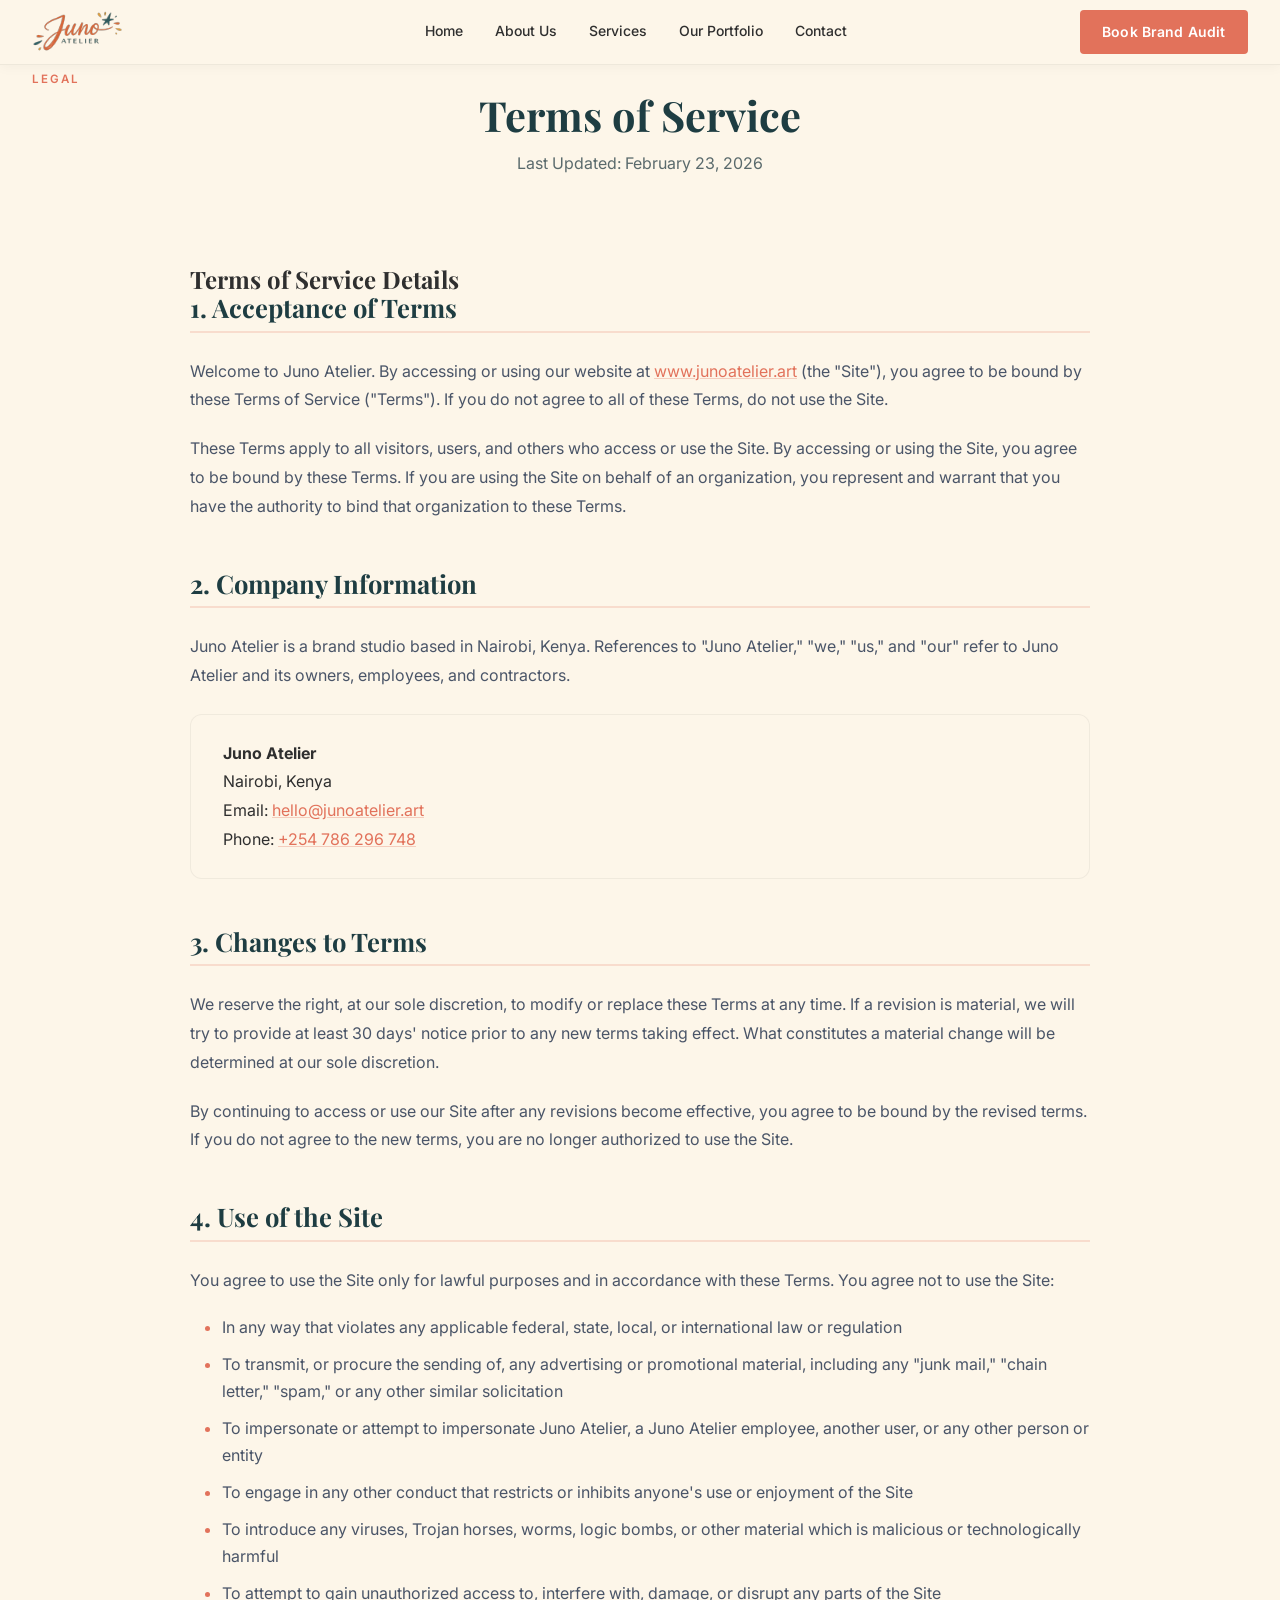
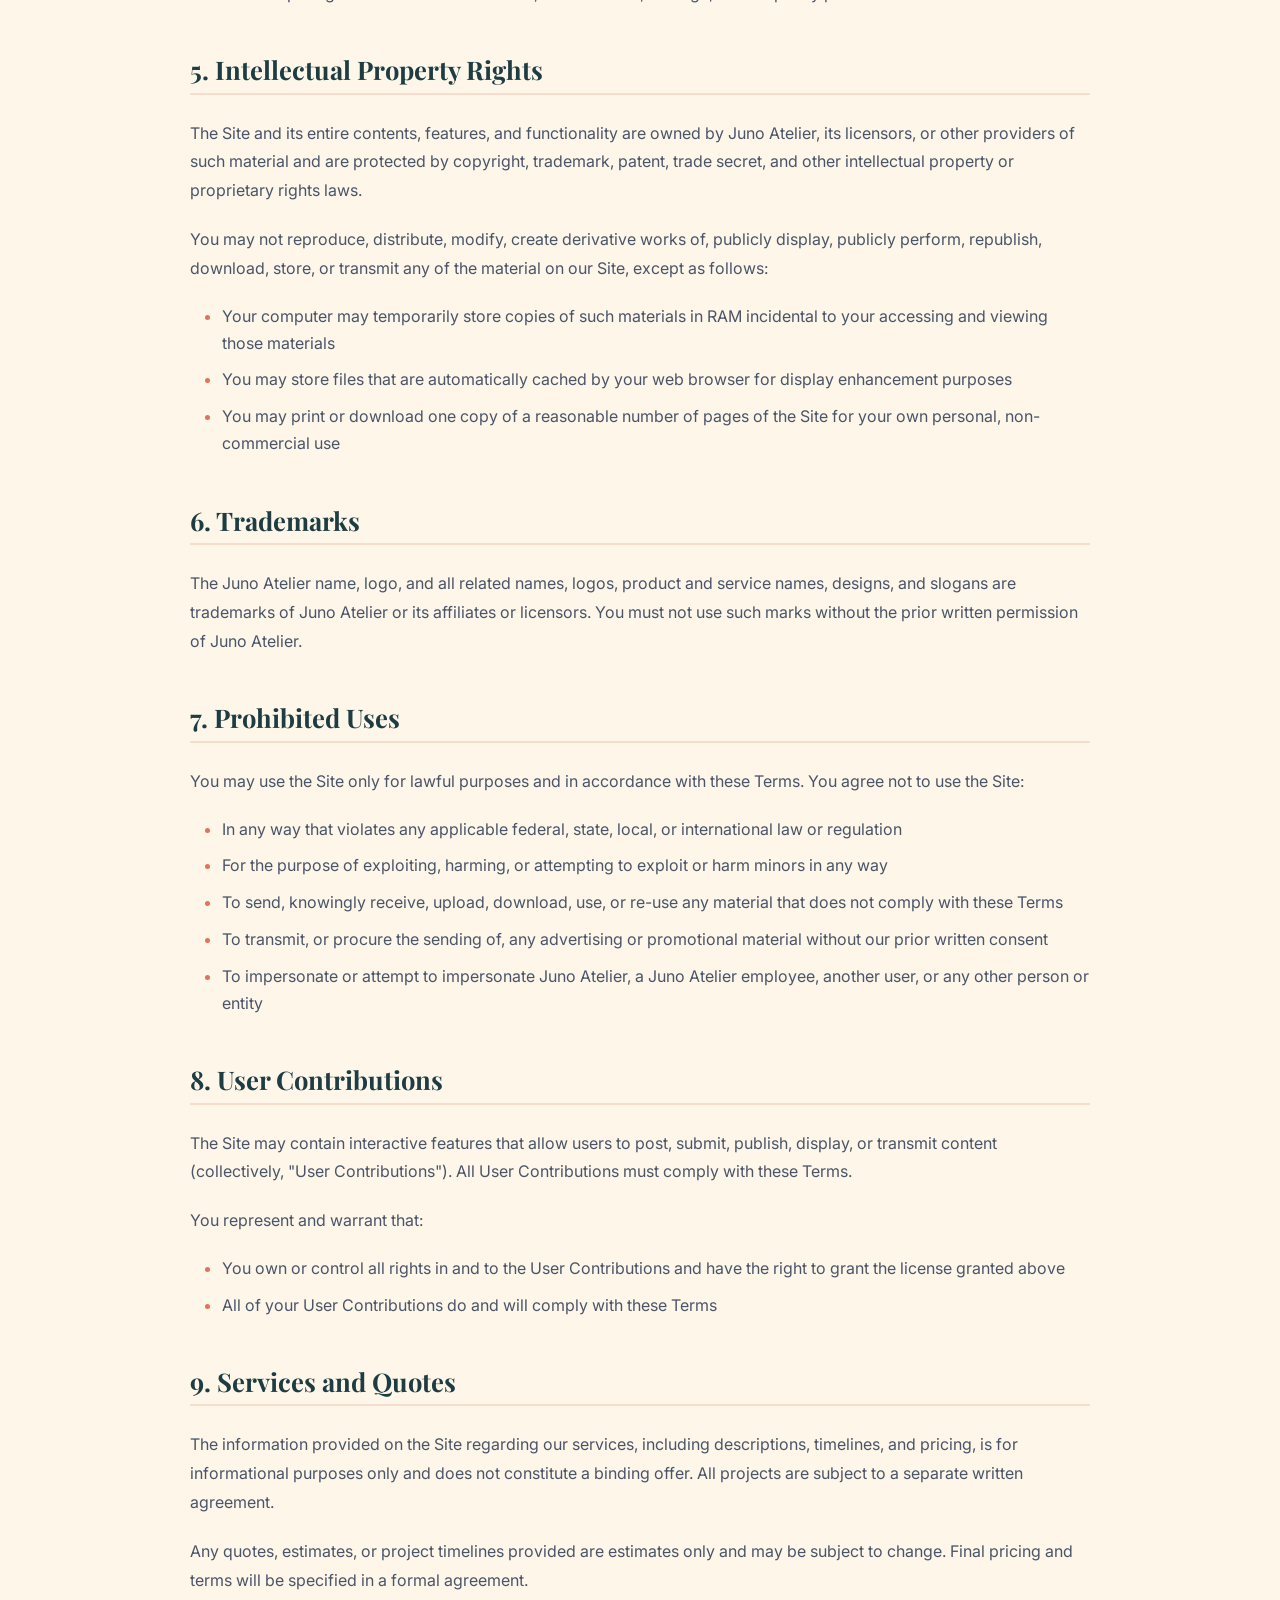
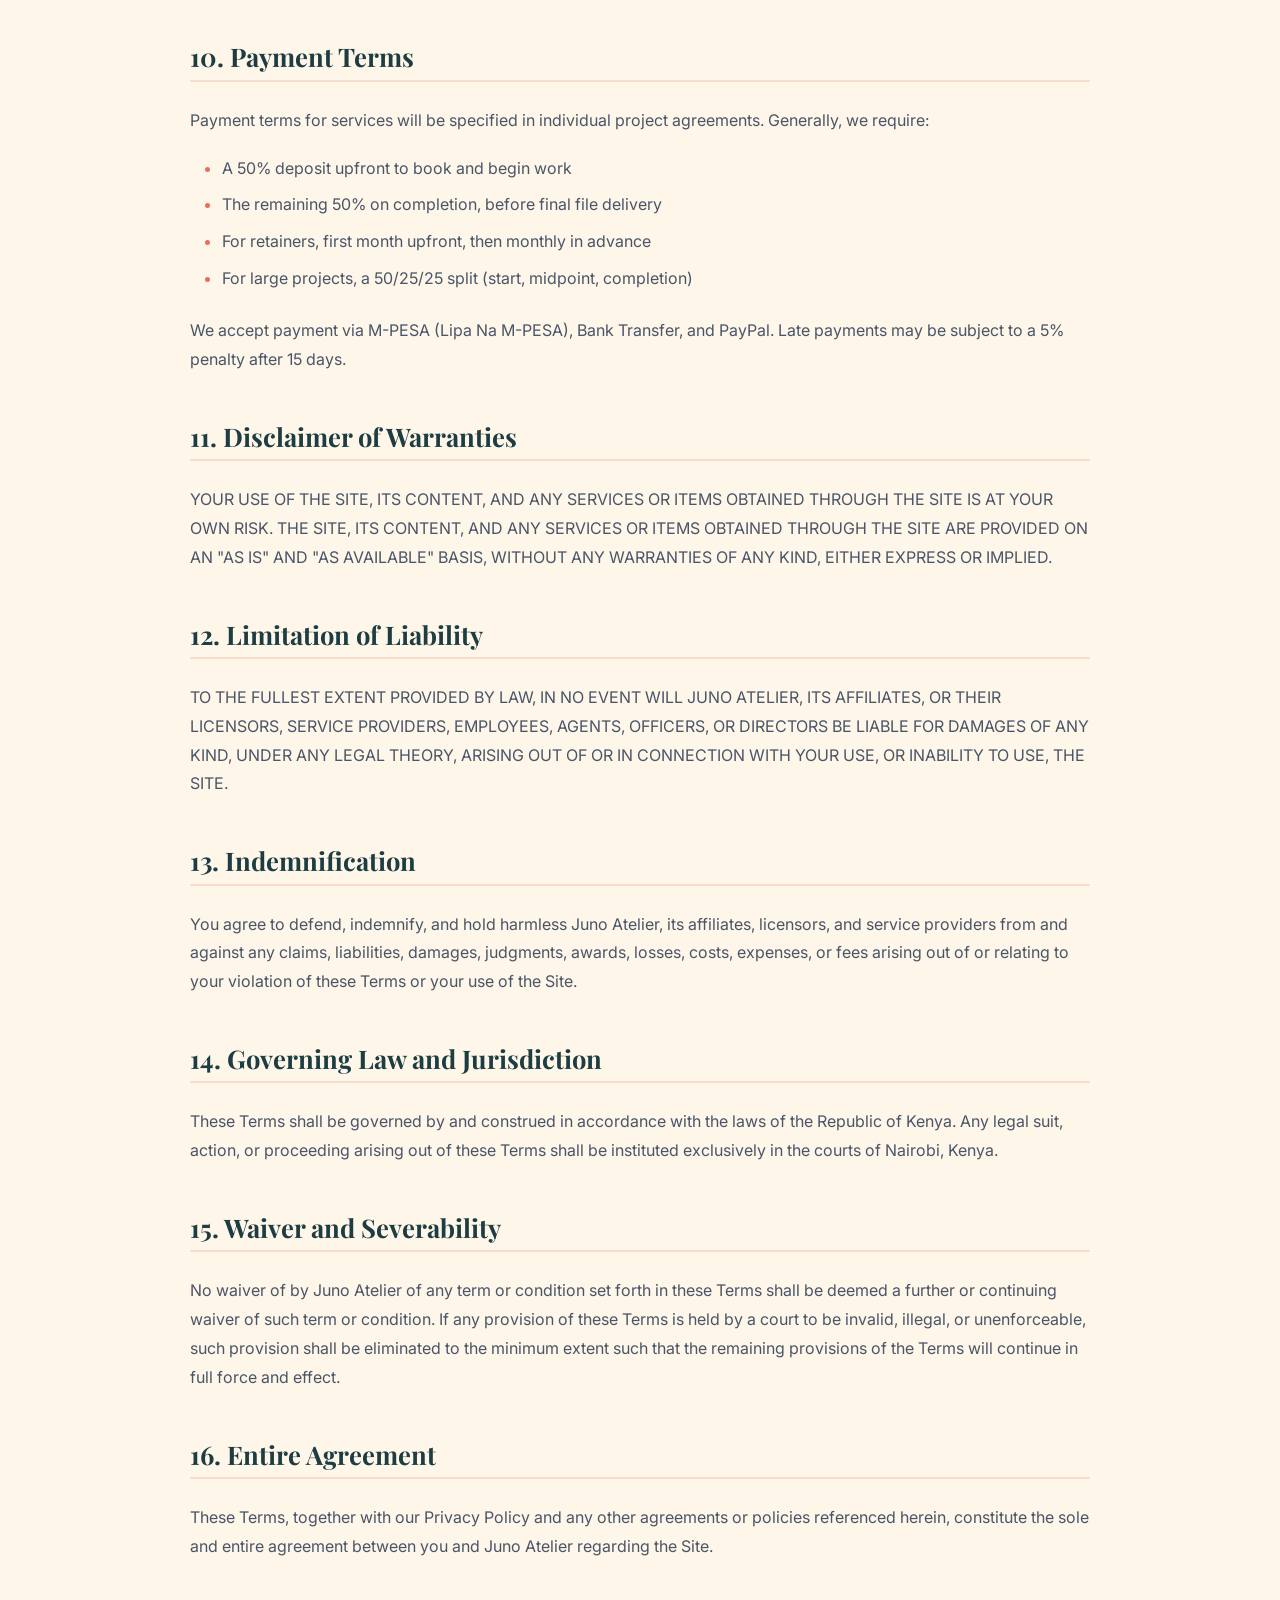
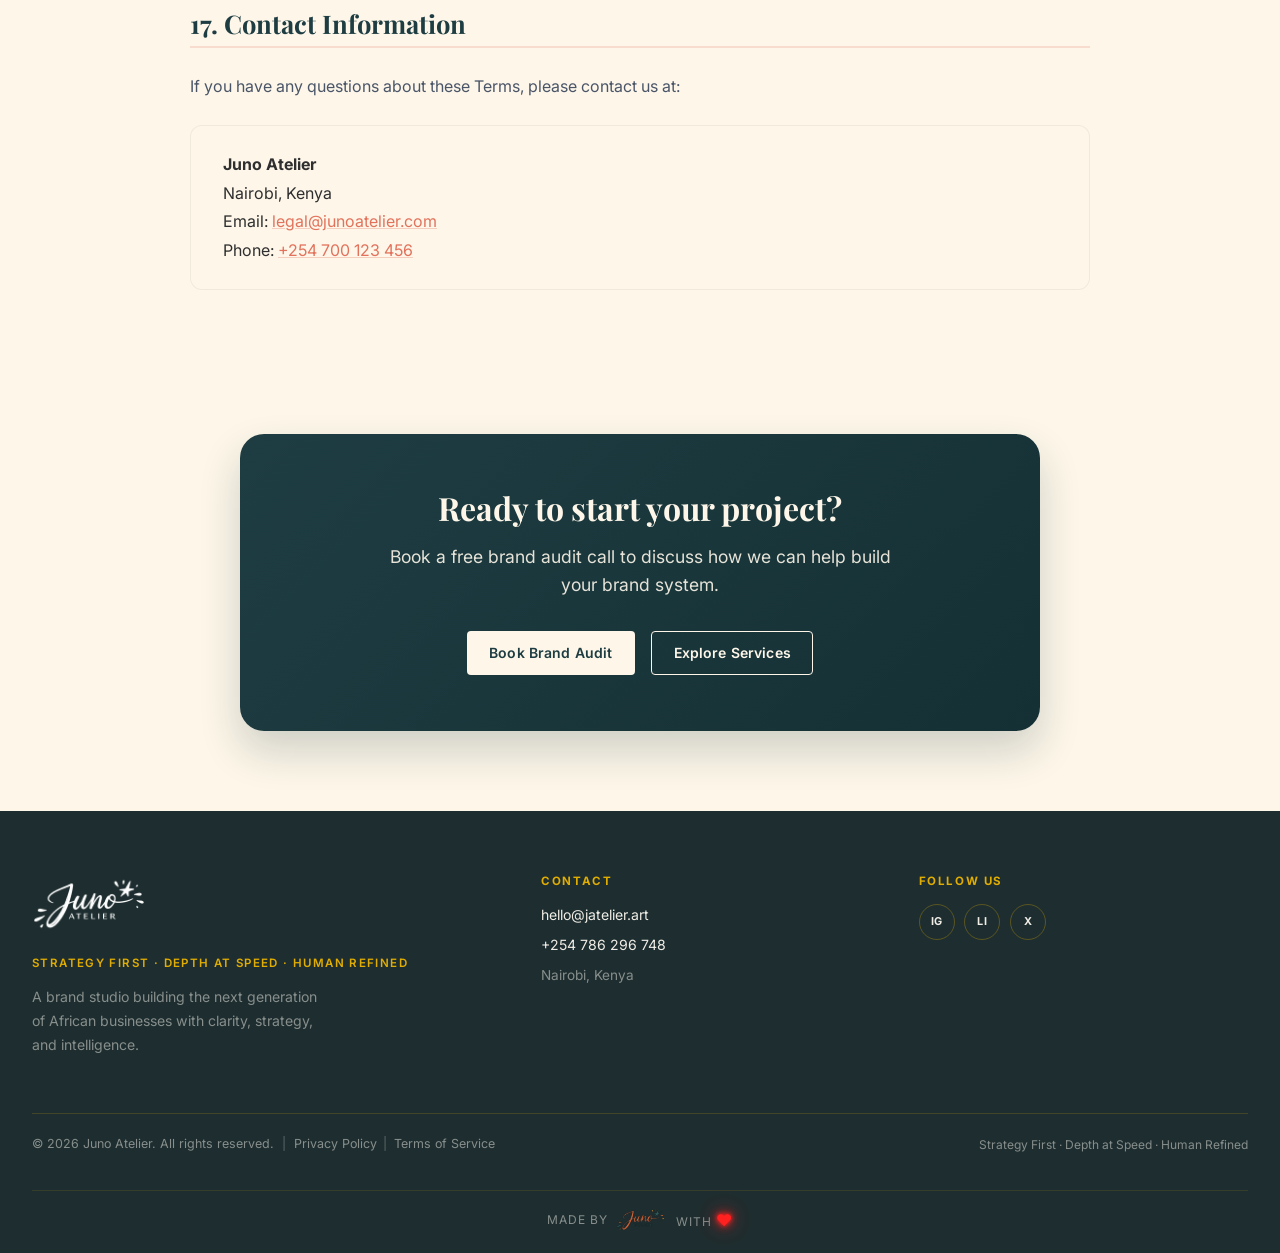
<file: terms-of-service.html>
<!DOCTYPE html>
<html lang="en">
<head>
  <meta charset="UTF-8" />
  <meta name="viewport" content="width=device-width, initial-scale=1.0" />
  <meta name="description" content="Terms of Service for Juno Atelier. Understand the terms and conditions governing your use of our website and services." />
  <title>Juno Atelier · Terms of Service · AI-Augmented Brand Studio · Nairobi</title>
  <link rel="icon" type="image/svg+xml" href="assets/images/favicon.svg" />
  <link rel="icon" type="image/png" href="assets/images/JA arts.svg" sizes="32x32" />
  <link rel="apple-touch-icon" href="assets/images/JA Apple.svg" sizes="180x180" />
  <link rel="preconnect" href="https://fonts.googleapis.com" />
  <link rel="preconnect" href="https://fonts.gstatic.com" crossorigin />
  <link rel="stylesheet" href="https://fonts.googleapis.com/css2?family=Inter:opsz,wght@14..32,400;14..32,500;14..32,600&family=Playfair+Display:ital,wght@0,500;0,700;1,500&display=swap" />
  <link rel="stylesheet" href="css/styles.css" />
  <link rel="stylesheet" href="css/navbar.css" />
  <link rel="stylesheet" href="css/responsive.css" />
  <link rel="stylesheet" href="css/sections.css" />
  <link rel="stylesheet" href="css/fab.css" />
</head>
<body>
  <div id="navbar-placeholder"></div>
  <main>
    <section class="page-header" aria-labelledby="terms-heading">
      <div class="container">
        <span class="section-eyebrow">Legal</span>
        <h1 id="terms-heading" class="section-heading">Terms of Service</h1>
        <p class="section-subtext">Last Updated: February 23, 2026</p>
      </div>
    </section>
    <section class="legal-content-section" aria-labelledby="terms-content-heading">
      <div class="container">
        <div class="legal-content-wrapper">
          <h2 id="terms-content-heading" class="visually-hidden">Terms of Service Details</h2>
          <div class="legal-section">
            <h3 class="legal-section-heading">1. Acceptance of Terms</h3>
            <p class="legal-section-text">Welcome to Juno Atelier. By accessing or using our website at <a href="http://www.junoatelier.art" class="legal-link">www.junoatelier.art</a> (the "Site"), you agree to be bound by these Terms of Service ("Terms"). If you do not agree to all of these Terms, do not use the Site.</p>
            <p class="legal-section-text">These Terms apply to all visitors, users, and others who access or use the Site. By accessing or using the Site, you agree to be bound by these Terms. If you are using the Site on behalf of an organization, you represent and warrant that you have the authority to bind that organization to these Terms.</p>
          </div>
          <div class="legal-section">
            <h3 class="legal-section-heading">2. Company Information</h3>
            <p class="legal-section-text">Juno Atelier is a brand studio based in Nairobi, Kenya. References to "Juno Atelier," "we," "us," and "our" refer to Juno Atelier and its owners, employees, and contractors.</p>
            <address class="legal-address">
              <strong>Juno Atelier</strong><br />
              Nairobi, Kenya<br />
              Email: <a href="mailto:hello@junoatelier.art" class="legal-link">hello@junoatelier.art</a><br />
              Phone: <a href="tel:+254786296748" class="legal-link">+254 786 296 748</a>
            </address>
          </div>
          <div class="legal-section">
            <h3 class="legal-section-heading">3. Changes to Terms</h3>
            <p class="legal-section-text">We reserve the right, at our sole discretion, to modify or replace these Terms at any time. If a revision is material, we will try to provide at least 30 days' notice prior to any new terms taking effect. What constitutes a material change will be determined at our sole discretion.</p>
            <p class="legal-section-text">By continuing to access or use our Site after any revisions become effective, you agree to be bound by the revised terms. If you do not agree to the new terms, you are no longer authorized to use the Site.</p>
          </div>
          <div class="legal-section">
            <h3 class="legal-section-heading">4. Use of the Site</h3>
            <p class="legal-section-text">You agree to use the Site only for lawful purposes and in accordance with these Terms. You agree not to use the Site:</p>
            <ul class="legal-list">
              <li>In any way that violates any applicable federal, state, local, or international law or regulation</li>
              <li>To transmit, or procure the sending of, any advertising or promotional material, including any "junk mail," "chain letter," "spam," or any other similar solicitation</li>
              <li>To impersonate or attempt to impersonate Juno Atelier, a Juno Atelier employee, another user, or any other person or entity</li>
              <li>To engage in any other conduct that restricts or inhibits anyone's use or enjoyment of the Site</li>
              <li>To introduce any viruses, Trojan horses, worms, logic bombs, or other material which is malicious or technologically harmful</li>
              <li>To attempt to gain unauthorized access to, interfere with, damage, or disrupt any parts of the Site</li>
            </ul>
          </div>
          <div class="legal-section">
            <h3 class="legal-section-heading">5. Intellectual Property Rights</h3>
            <p class="legal-section-text">The Site and its entire contents, features, and functionality are owned by Juno Atelier, its licensors, or other providers of such material and are protected by copyright, trademark, patent, trade secret, and other intellectual property or proprietary rights laws.</p>
            <p class="legal-section-text">You may not reproduce, distribute, modify, create derivative works of, publicly display, publicly perform, republish, download, store, or transmit any of the material on our Site, except as follows:</p>
            <ul class="legal-list">
              <li>Your computer may temporarily store copies of such materials in RAM incidental to your accessing and viewing those materials</li>
              <li>You may store files that are automatically cached by your web browser for display enhancement purposes</li>
              <li>You may print or download one copy of a reasonable number of pages of the Site for your own personal, non-commercial use</li>
            </ul>
          </div>
          <div class="legal-section">
            <h3 class="legal-section-heading">6. Trademarks</h3>
            <p class="legal-section-text">The Juno Atelier name, logo, and all related names, logos, product and service names, designs, and slogans are trademarks of Juno Atelier or its affiliates or licensors. You must not use such marks without the prior written permission of Juno Atelier.</p>
          </div>
          <div class="legal-section">
            <h3 class="legal-section-heading">7. Prohibited Uses</h3>
            <p class="legal-section-text">You may use the Site only for lawful purposes and in accordance with these Terms. You agree not to use the Site:</p>
            <ul class="legal-list">
              <li>In any way that violates any applicable federal, state, local, or international law or regulation</li>
              <li>For the purpose of exploiting, harming, or attempting to exploit or harm minors in any way</li>
              <li>To send, knowingly receive, upload, download, use, or re-use any material that does not comply with these Terms</li>
              <li>To transmit, or procure the sending of, any advertising or promotional material without our prior written consent</li>
              <li>To impersonate or attempt to impersonate Juno Atelier, a Juno Atelier employee, another user, or any other person or entity</li>
            </ul>
          </div>
          <div class="legal-section">
            <h3 class="legal-section-heading">8. User Contributions</h3>
            <p class="legal-section-text">The Site may contain interactive features that allow users to post, submit, publish, display, or transmit content (collectively, "User Contributions"). All User Contributions must comply with these Terms.</p>
            <p class="legal-section-text">You represent and warrant that:</p>
            <ul class="legal-list">
              <li>You own or control all rights in and to the User Contributions and have the right to grant the license granted above</li>
              <li>All of your User Contributions do and will comply with these Terms</li>
            </ul>
          </div>
          <div class="legal-section">
            <h3 class="legal-section-heading">9. Services and Quotes</h3>
            <p class="legal-section-text">The information provided on the Site regarding our services, including descriptions, timelines, and pricing, is for informational purposes only and does not constitute a binding offer. All projects are subject to a separate written agreement.</p>
            <p class="legal-section-text">Any quotes, estimates, or project timelines provided are estimates only and may be subject to change. Final pricing and terms will be specified in a formal agreement.</p>
          </div>
          <div class="legal-section">
            <h3 class="legal-section-heading">10. Payment Terms</h3>
            <p class="legal-section-text">Payment terms for services will be specified in individual project agreements. Generally, we require:</p>
            <ul class="legal-list">
              <li>A 50% deposit upfront to book and begin work</li>
              <li>The remaining 50% on completion, before final file delivery</li>
              <li>For retainers, first month upfront, then monthly in advance</li>
              <li>For large projects, a 50/25/25 split (start, midpoint, completion)</li>
            </ul>
            <p class="legal-section-text">We accept payment via M-PESA (Lipa Na M-PESA), Bank Transfer, and PayPal. Late payments may be subject to a 5% penalty after 15 days.</p>
          </div>
          <div class="legal-section">
            <h3 class="legal-section-heading">11. Disclaimer of Warranties</h3>
            <p class="legal-section-text">YOUR USE OF THE SITE, ITS CONTENT, AND ANY SERVICES OR ITEMS OBTAINED THROUGH THE SITE IS AT YOUR OWN RISK. THE SITE, ITS CONTENT, AND ANY SERVICES OR ITEMS OBTAINED THROUGH THE SITE ARE PROVIDED ON AN "AS IS" AND "AS AVAILABLE" BASIS, WITHOUT ANY WARRANTIES OF ANY KIND, EITHER EXPRESS OR IMPLIED.</p>
          </div>
          <div class="legal-section">
            <h3 class="legal-section-heading">12. Limitation of Liability</h3>
            <p class="legal-section-text">TO THE FULLEST EXTENT PROVIDED BY LAW, IN NO EVENT WILL JUNO ATELIER, ITS AFFILIATES, OR THEIR LICENSORS, SERVICE PROVIDERS, EMPLOYEES, AGENTS, OFFICERS, OR DIRECTORS BE LIABLE FOR DAMAGES OF ANY KIND, UNDER ANY LEGAL THEORY, ARISING OUT OF OR IN CONNECTION WITH YOUR USE, OR INABILITY TO USE, THE SITE.</p>
          </div>
          <div class="legal-section">
            <h3 class="legal-section-heading">13. Indemnification</h3>
            <p class="legal-section-text">You agree to defend, indemnify, and hold harmless Juno Atelier, its affiliates, licensors, and service providers from and against any claims, liabilities, damages, judgments, awards, losses, costs, expenses, or fees arising out of or relating to your violation of these Terms or your use of the Site.</p>
          </div>
          <div class="legal-section">
            <h3 class="legal-section-heading">14. Governing Law and Jurisdiction</h3>
            <p class="legal-section-text">These Terms shall be governed by and construed in accordance with the laws of the Republic of Kenya. Any legal suit, action, or proceeding arising out of these Terms shall be instituted exclusively in the courts of Nairobi, Kenya.</p>
          </div>
          <div class="legal-section">
            <h3 class="legal-section-heading">15. Waiver and Severability</h3>
            <p class="legal-section-text">No waiver of by Juno Atelier of any term or condition set forth in these Terms shall be deemed a further or continuing waiver of such term or condition. If any provision of these Terms is held by a court to be invalid, illegal, or unenforceable, such provision shall be eliminated to the minimum extent such that the remaining provisions of the Terms will continue in full force and effect.</p>
          </div>
          <div class="legal-section">
            <h3 class="legal-section-heading">16. Entire Agreement</h3>
            <p class="legal-section-text">These Terms, together with our Privacy Policy and any other agreements or policies referenced herein, constitute the sole and entire agreement between you and Juno Atelier regarding the Site.</p>
          </div>
          <div class="legal-section">
            <h3 class="legal-section-heading">17. Contact Information</h3>
            <p class="legal-section-text">If you have any questions about these Terms, please contact us at:</p>
            <address class="legal-address">
              <strong>Juno Atelier</strong><br />
              Nairobi, Kenya<br />
              Email: <a href="mailto:legal@junoatelier.com" class="legal-link">legal@junoatelier.com</a><br />
              Phone: <a href="tel:+254700123456" class="legal-link">+254 700 123 456</a>
            </address>
          </div>
        </div>
      </div>
    </section>
    <section class="legal-cta-section" aria-labelledby="legal-cta-heading-2">
      <div class="container">
        <div class="legal-cta-card">
          <h2 id="legal-cta-heading-2" class="legal-cta-title">Ready to start your project?</h2>
          <p class="legal-cta-text">Book a free brand audit call to discuss how we can help build your brand system.</p>
          <div class="legal-cta-buttons">
            <a href="index.html#contact" class="cta-btn">Book Brand Audit</a>
            <a href="index.html#services" class="cta-btn cta-btn--outline">Explore Services</a>
          </div>
        </div>
      </div>
    </section>
  </main>
  <div id="footer-placeholder"></div>
  <script src="js/component.js"></script>
  <script src="js/main.js"></script>
</body>
</html>
</file>
<file: css/styles.css>
/* ═══════════════════════════════════════════════════════════════════════════
   styles.css — Global Reset · Brand Tokens · Typography · Base Layout
                + Logo / Footer Implementation
   Juno Atelier · Vanilla HTML / CSS / JS

   CHANGE LOG:
   FIX v3 — Sticky Navbar Unification
   · §11 (.site-header, .site-header--compact) REMOVED — navbar.css is now
     the single source of truth for all header / sticky styles.
   · §12 duplicate .nav-inner REMOVED — defined exclusively in navbar.css.
   · §13 .desktop-nav duplicate REMOVED — defined exclusively in navbar.css.
   · §14 .hamburger-btn duplicate REMOVED — defined exclusively in navbar.css.
   · §15 .mobile-drawer duplicate REMOVED — defined exclusively in navbar.css.
   These sections caused silent cascade conflicts (wrong background colour,
   competing transform vs max-height drawer animations, double scroll handlers).
   All header-related interactivity is now co-located in navbar.css /
   components.js for easier future maintenance.

   FIX v4 — Footer Credit Strip Integration
   · §23 added — fc- prefixed credit strip rules merged from the standalone
     footer-credit-strip.css file. Co-locating them here removes the need
     for a separate stylesheet link in every page <head>.
   · footer-credit-strip.css can now be deleted from your project.
   · .fc-strip also added to the §22 print rule so it's hidden when printing.

   FIX v5 — Hero Gap Fix
   · §3 main rule added — removes any implicit top margin/padding on <main>
     that caused a visible gap between the sticky navbar and the hero section.
═══════════════════════════════════════════════════════════════════════════ */


/* ─────────────────────────────────────────────────────────────────────────
   1. BRAND TOKENS (CSS Custom Properties)
───────────────────────────────────────────────────────────────────────── */
:root {
  /* ── Core brand colours ───────────────────────────────────────────────── */
  --color-terracotta:       #E2725B;
  --color-terracotta-hover: #c55f4a;
  --color-mustard:          #E1AD01;
  --color-teal:             #1E3D42;
  --color-cream:            #FDF6E9;
  --color-charcoal:         #2F2F2F;
  --color-white:            #ffffff;

  /* ── Semantic / derived colours ──────────────────────────────────────── */
  --color-text-primary:   #2F2F2F;
  --color-text-secondary: #4a5568;
  --color-text-muted:     #5a6a6c;
  --color-border-light:   rgba(0, 0, 0, 0.06);
  --color-border-mid:     rgba(0, 0, 0, 0.09);

  /* ── Footer colours ──────────────────────────────────────────────────── */
  --color-footer-bg:    #1e2e30;       /* Deep teal — brand-consistent dark bg  */
  --color-footer-text:  #f0ede6;       /* Warm off-white for body text           */
  --color-footer-muted: rgba(240, 237, 230, 0.5);
  --color-footer-gold:  #E1AD01;       /* Mustard/gold accent for footer headings */

  /* ── Typography ──────────────────────────────────────────────────────── */
  --font-body:    'Inter', system-ui, sans-serif;
  --font-display: 'Playfair Display', Georgia, serif;

  /* ── Spacing ─────────────────────────────────────────────────────────── */
  --container-max: 1280px;
  --container-pad: 1.5rem;
  --section-pad:   5.5rem;

  /* ── Spacing Scale (added for consistent vertical rhythm) ─────────────── */
  --space-xs:  0.5rem;   /* 8px  */
  --space-sm:  1rem;     /* 16px */
  --space-md:  1.5rem;   /* 24px */
  --space-lg:  2rem;     /* 32px */
  --space-xl:  2.5rem;   /* 40px */
  --space-2xl: 3rem;     /* 48px */
  --space-3xl: 4rem;     /* 64px */

  /* ── Section spacing ─────────────────────────────────────────────────── */
  --section-spacing:        3rem;   /* 48px - between major sections */
  --section-spacing-mobile: 2rem;   /* 32px - mobile spacing          */

  /* ── Border-radius ───────────────────────────────────────────────────── */
  --radius-sm:   0.25rem;
  --radius-md:   0.75rem;
  --radius-lg:   1.25rem;
  --radius-xl:   1.5rem;
  --radius-pill: 40px;

  /* ── Transitions ─────────────────────────────────────────────────────── */
  --transition-fast:   0.2s ease;
  --transition-mid:    0.25s ease;
  --transition-drawer: 0.3s cubic-bezier(0.4, 0, 0.2, 1);

  /* ── Header ──────────────────────────────────────────────────────────── */
  --header-height: 4rem;
  --header-z:      100;

  /* ── Logo sizing — header ─────────────────────────────────────────────── */
  --logo-width-desktop:  160px;
  --logo-width-tablet:   136px;
  --logo-width-mobile:   110px;
  --logo-height-desktop:  48px;
  --logo-height-tablet:   41px;
  --logo-height-mobile:   33px;

  /* ── Logo sizing — footer ─────────────────────────────────────────────── */
  /* UPDATED: increased from 140 × 42 px for stronger brand presence         */
  --logo-footer-width:  200px;   /* was 140px (+43%)                         */
  --logo-footer-height:  60px;   /* was  42px — proportionally scaled        */

  /* ── Logo interaction ─────────────────────────────────────────────────── */
  --logo-hover-scale: 1.05;
  --logo-transition:
    transform 0.22s cubic-bezier(0.34, 1.56, 0.64, 1),
    opacity   0.18s ease;

  /* CSS filter to convert a full-colour logo to white for the dark footer.
     Delete this variable and its usage once you have a logo-light.svg file. */
  --logo-footer-filter: brightness(0) invert(1);
}


/* ─────────────────────────────────────────────────────────────────────────
   2. BOX-SIZING RESET
───────────────────────────────────────────────────────────────────────── */
*,
*::before,
*::after {
  box-sizing: border-box;
  margin:     0;
  padding:    0;
}


/* ─────────────────────────────────────────────────────────────────────────
   3. ROOT / BODY / MAIN
───────────────────────────────────────────────────────────────────────── */
html {
  scroll-behavior: smooth;
}

body {
  background-color:        var(--color-cream);
  color:                   var(--color-text-primary);
  font-family:             var(--font-body);
  font-size:               1rem;
  line-height:             1.6;
  -webkit-font-smoothing:  antialiased;
  -moz-osx-font-smoothing: grayscale;
  min-height:              100vh;
}

/* FIX v5: Remove any implicit spacing between the navbar and hero section */
main {
  margin-top:  0;
  padding-top: 0;
}


/* ─────────────────────────────────────────────────────────────────────────
   4. REDUCED-MOTION PREFERENCE
───────────────────────────────────────────────────────────────────────── */
@media (prefers-reduced-motion: reduce) {
  *,
  *::before,
  *::after {
    animation-duration:        0.01ms !important;
    animation-iteration-count: 1      !important;
    transition-duration:       0.01ms !important;
    scroll-behavior:           auto   !important;
  }
}


/* ─────────────────────────────────────────────────────────────────────────
   5. BASE TYPOGRAPHY
───────────────────────────────────────────────────────────────────────── */
h1, h2, h3, h4, h5, h6 {
  font-family: var(--font-display);
  line-height: 1.15;
}

p {
  font-family: var(--font-body);
}

a {
  color:           inherit;
  text-decoration: none;
}

img, svg {
  display:   block;
  max-width: 100%;
}


/* ─────────────────────────────────────────────────────────────────────────
   6. CONTAINER UTILITY
───────────────────────────────────────────────────────────────────────── */
.container {
  max-width:      var(--container-max);
  margin-inline:  auto;
  padding-inline: var(--container-pad);
}


/* ─────────────────────────────────────────────────────────────────────────
   7. SECTION SHARED TYPOGRAPHY
───────────────────────────────────────────────────────────────────────── */
.section-eyebrow {
  font-family:    var(--font-body);
  font-size:      0.72rem;
  letter-spacing: 0.18em;
  text-transform: uppercase;
  color:          var(--color-terracotta);
  font-weight:    600;
  margin-bottom:  0.75rem;
  text-align:     center;
}

.section-eyebrow--left {
  text-align: left;
}

.section-heading {
  font-family:   var(--font-display);
  font-size:     clamp(1.9rem, 4vw, 2.6rem);
  color:         var(--color-teal);
  text-align:    center;
  margin-bottom: 0.75rem;
}

.section-heading--left {
  text-align: left;
}

.section-subtext {
  text-align:    center;
  color:         var(--color-text-muted);
  max-width:     560px;
  margin-inline: auto;
  margin-bottom: 3.5rem;
  font-size:     1rem;
  line-height:   1.7;
}


/* ─────────────────────────────────────────────────────────────────────────
   8. CTA BUTTON
───────────────────────────────────────────────────────────────────────── */
.cta-btn {
  display:         inline-flex;
  align-items:     center;
  justify-content: center;
  padding:         0.6rem 1.35rem;
  background:      var(--color-terracotta);
  color:           var(--color-white);
  font-family:     var(--font-body);
  font-size:       0.875rem;
  font-weight:     600;
  border-radius:   var(--radius-sm);
  text-decoration: none;
  border:          1.5px solid transparent;
  cursor:          pointer;
  letter-spacing:  0.01em;
  white-space:     nowrap;
  transition:
    background var(--transition-fast),
    transform  var(--transition-fast),
    box-shadow var(--transition-fast);
  user-select: none;
}

.cta-btn:hover {
  background: var(--color-terracotta-hover);
  transform:  translateY(-2px);
  box-shadow: 0 6px 18px rgba(226, 114, 91, 0.38);
}

.cta-btn:active {
  transform:  translateY(0);
  box-shadow: none;
}

.cta-btn:focus-visible {
  outline:        2px solid var(--color-terracotta);
  outline-offset: 3px;
}

.cta-btn--outline {
  background:   transparent;
  color:        var(--color-terracotta);
  border-color: var(--color-terracotta);
}

.cta-btn--outline:hover {
  background: rgba(226, 114, 91, 0.06);
  box-shadow: none;
}

.cta-btn--full {
  width: 100%;
}


/* ─────────────────────────────────────────────────────────────────────────
   9. FOCUS-VISIBLE UTILITY
───────────────────────────────────────────────────────────────────────── */
:focus-visible {
  outline:        2px solid var(--color-terracotta);
  outline-offset: 3px;
  border-radius:  2px;
}


/* ─────────────────────────────────────────────────────────────────────────
   10. SHARED UTILITY CLASSES
───────────────────────────────────────────────────────────────────────── */
.about-cta-wrap {
  margin-top: 1.75rem;
}


/* ═══════════════════════════════════════════════════════════════════════════
   11. HEADER / NAVBAR
   ─────────────────────────────────────────────────────────────────────────
   REMOVED (FIX v3): All rules previously here have been consolidated into
   navbar.css, which is now the single source of truth for:

     • .site-header         (position, z-index, background, transitions)
     • .site-header--compact (superseded by .site-header.is-scrolled)
     • .nav-inner            (flex row layout)
     • .desktop-nav          (desktop link row)
     • .hamburger-btn        (mobile toggle button)
     • .mobile-drawer        (slide-down mobile menu)

   Having these rules in BOTH files caused:
     1. Background colour conflict — styles.css used --color-white while
        navbar.css used --color-cream; styles.css won due to load order.
     2. Two competing scroll handlers (initStickyHeader + initStickyNavbar)
        each attaching separate passive listeners and writing to the same
        DOM element on every scroll frame.
     3. Drawer transform conflict — styles.css applied translateX(100%) via
        a fixed-position approach; navbar.css used max-height expansion.
        The transform persisted and pushed the drawer off-screen on mobile.

   If you need to adjust any header style, edit navbar.css ONLY.
═══════════════════════════════════════════════════════════════════════════ */


/* ─────────────────────────────────────────────────────────────────────────
   12. HEADER LOGO
   (Logo image + fallback styles — kept here as they are page-layout
    concerns shared across header and footer contexts)
───────────────────────────────────────────────────────────────────────── */
.logo--has-image {
  display:         inline-flex;
  align-items:     center;
  gap:             0.5rem;
  text-decoration: none;
  flex-shrink:     0;
  outline-offset:  4px;
}

.logo--has-image:focus-visible {
  outline:        2px solid var(--color-terracotta);
  outline-offset: 4px;
  border-radius:  3px;
}

.logo__picture {
  display:     block;
  line-height: 0;
}

.logo__img {
  display:         block;
  width:           var(--logo-width-desktop);
  height:          var(--logo-height-desktop);
  max-width:       100%;
  object-fit:      contain;
  object-position: left center;
  transition:      var(--logo-transition);
  will-change:     transform;
  background:      transparent;
}

.logo--has-image:hover         .logo__img,
.logo--has-image:focus-visible .logo__img {
  transform: scale(var(--logo-hover-scale));
}

.logo__fallback {
  display: none;
}

.logo--img-error .logo__picture {
  display: none;
}

.logo--img-error .logo__fallback {
  display:        flex;
  flex-direction: column;
  line-height:    1.1;
}

.logo__fallback-primary {
  font-family:    var(--font-display);
  font-size:      1.25rem;
  font-weight:    700;
  color:          var(--color-teal);
  letter-spacing: -0.01em;
}

.logo__accent {
  color: var(--color-terracotta);
}

.logo__fallback-tag {
  font-family:    var(--font-body);
  font-size:      0.62rem;
  letter-spacing: 0.12em;
  text-transform: uppercase;
  color:          var(--color-text-muted);
  font-weight:    600;
}

@media (max-width: 1024px) {
  .logo__img {
    width:  var(--logo-width-tablet);
    height: var(--logo-height-tablet);
  }
}

@media (max-width: 768px) {
  .logo__img {
    width:  var(--logo-width-mobile);
    height: var(--logo-height-mobile);
  }
}

@media (max-width: 480px) {
  .logo__img {
    width:  94px;
    height: 28px;
  }
}


/* ═══════════════════════════════════════════════════════════════════════════
   13–15. DESKTOP NAV / HAMBURGER / MOBILE DRAWER
   REMOVED (FIX v3) — All rules moved to navbar.css.
   See §11 comment above for full explanation.
═══════════════════════════════════════════════════════════════════════════ */


/* ═══════════════════════════════════════════════════════════════════════════
   16. FOOTER
═══════════════════════════════════════════════════════════════════════════ */

/* ── Footer shell ────────────────────────────────────────────────────────── */
.site-footer {
  background-color: var(--color-footer-bg, #1e2e30);
  color:            var(--color-footer-text, #f0ede6);
  padding-top:      4rem;
  padding-bottom:   0;
  margin-top:       0;
}


/* ── Footer grid ─────────────────────────────────────────────────────────── */
.footer-grid {
  display:               grid;
  grid-template-columns: 1.4fr 1fr 1fr;
  gap:                   2.5rem 3rem;
  padding-bottom:        3.5rem;
  border-bottom:         1px solid rgba(225, 173, 1, 0.18);
}

@media (max-width: 900px) {
  .footer-grid {
    grid-template-columns: 1fr 1fr;
    gap: 2rem;
  }
}

@media (max-width: 560px) {
  .footer-grid {
    grid-template-columns: 1fr;
    gap: 2rem;
  }
}


/* ── Footer heading ──────────────────────────────────────────────────────── */
.footer-heading {
  font-family:    var(--font-body);
  font-size:      0.72rem;
  font-weight:    700;
  color:          var(--color-footer-gold, #E1AD01);
  letter-spacing: 0.14em;
  text-transform: uppercase;
  margin-bottom:  1rem;
}


/* ═══════════════════════════════════════════════════════════════════════════
   17. FOOTER LOGO
═══════════════════════════════════════════════════════════════════════════ */
.footer-logo-link {
  display:         inline-flex;
  align-items:     center;
  margin-bottom:   1.25rem;
  text-decoration: none;
  outline-offset:  4px;
}

.footer-logo-link:focus-visible {
  outline:        2px solid var(--color-footer-gold, #E1AD01);
  border-radius:  3px;
  outline-offset: 4px;
}

.footer-logo-picture {
  display:     block;
  line-height: 0;
}

.footer-logo__img {
  display:         block;
  width:           var(--logo-footer-width,  200px);
  height:          var(--logo-footer-height,  60px);
  object-fit:      contain;
  object-position: left center;
  max-width:       100%;
  transition:      opacity 0.2s ease, transform 0.2s ease;
  filter:          var(--logo-footer-filter);
}

.footer-logo-link:hover .footer-logo__img {
  opacity:   0.82;
  transform: translateY(-1px);
}

.footer-logo__fallback {
  display: none;
}

.footer-logo--img-error .footer-logo-picture {
  display: none;
}

.footer-logo--img-error .footer-logo__fallback {
  display:        flex;
  flex-direction: column;
  line-height:    1.1;
}

.footer-logo__fallback-primary {
  font-family:    var(--font-display);
  font-size:      1.3rem;
  font-weight:    700;
  color:          var(--color-footer-gold, #E1AD01);
  letter-spacing: -0.01em;
}

.footer-logo__fallback-tag {
  font-family:    var(--font-body);
  font-size:      0.62rem;
  letter-spacing: 0.12em;
  text-transform: uppercase;
  color:          var(--color-footer-muted, rgba(240, 237, 230, 0.5));
  font-weight:    600;
  margin-top:     0.2rem;
}

@media (max-width: 768px) {
  .footer-logo__img {
    width:  160px;
    height:  48px;
  }
}

@media (max-width: 480px) {
  .footer-logo__img {
    width:  130px;
    height:  39px;
  }
}


/* ─────────────────────────────────────────────────────────────────────────
   18. FOOTER BRAND COLUMN CONTENT
───────────────────────────────────────────────────────────────────────── */
.footer-tagline {
  font-size:      0.72rem;
  letter-spacing: 0.12em;
  text-transform: uppercase;
  color:          var(--color-footer-gold, #E1AD01);
  font-weight:    600;
  margin-bottom:  0.85rem;
  line-height:    1.5;
}

.footer-desc {
  font-size:   0.88rem;
  line-height: 1.7;
  color:       var(--color-footer-muted, rgba(240, 237, 230, 0.55));
  max-width:   32ch;
}


/* ─────────────────────────────────────────────────────────────────────────
   19. FOOTER CONTACT COLUMN
───────────────────────────────────────────────────────────────────────── */
.footer-address {
  font-style:     normal;
  display:        flex;
  flex-direction: column;
  gap:            0.55rem;
}

.footer-link {
  font-size:       0.88rem;
  color:           var(--color-footer-text, #f0ede6);
  text-decoration: none;
  transition:      color 0.18s ease;
  line-height:     1.5;
}

.footer-link:hover {
  color: var(--color-footer-gold, #E1AD01);
}

.footer-link:focus-visible {
  outline:        2px solid var(--color-footer-gold, #E1AD01);
  outline-offset: 2px;
  border-radius:  2px;
}

.footer-address-text {
  font-size:   0.85rem;
  line-height: 1.65;
  color:       var(--color-footer-muted, rgba(240, 237, 230, 0.5));
}


/* ─────────────────────────────────────────────────────────────────────────
   20. FOOTER SOCIAL COLUMN
───────────────────────────────────────────────────────────────────────── */
.social-links {
  display:       flex;
  gap:           0.6rem;
  margin-bottom: 0;
}

.social-link {
  display:         inline-flex;
  align-items:     center;
  justify-content: center;
  width:           36px;
  height:          36px;
  border-radius:   50%;
  border:          1.5px solid rgba(225, 173, 1, 0.3);
  color:           var(--color-footer-text, #f0ede6);
  font-size:       0.68rem;
  font-weight:     700;
  letter-spacing:  0.04em;
  text-decoration: none;
  transition:
    border-color 0.2s ease,
    color        0.2s ease,
    background   0.2s ease;
}

.social-link:hover {
  border-color: var(--color-footer-gold, #E1AD01);
  color:        var(--color-footer-gold, #E1AD01);
  background:   rgba(225, 173, 1, 0.08);
}

.social-link:focus-visible {
  outline:        2px solid var(--color-footer-gold, #E1AD01);
  outline-offset: 2px;
}


/* ─────────────────────────────────────────────────────────────────────────
   21. FOOTER BOTTOM BAR
   FIX: Added the three missing rule blocks (.footer-bottom-left,
   .footer-legal-links, .footer-legal-divider) that were entirely absent
   from the original file. Their absence caused the browser to default to
   block/column layout, splitting the legal links onto a separate line and
   rendering a phantom horizontal divider between them.
───────────────────────────────────────────────────────────────────────── */

/* ── Outer bar — space-between flex row ─────────────────────────────────── */
.footer-bottom {
  display:         flex;
  align-items:     center;
  justify-content: space-between;
  flex-wrap:       wrap;
  gap:             0.75rem;
  padding:         1.25rem 0;
  font-size:       0.78rem;
  color:           var(--color-footer-muted, rgba(240, 237, 230, 0.42));
}

/* ── Left side — copyright + pipe + legal links on ONE line ─────────────── */
.footer-bottom-left {
  display:        flex;
  align-items:    center;
  flex-direction: row;
  flex-wrap:      wrap;
  gap:            0.5rem;
  margin:         0;
  padding:        0;
  border:         none;
}

/* ── Legal links wrapper — Privacy Policy | Terms inline ────────────────── */
.footer-legal-links {
  display:     flex;
  align-items: center;
  gap:         0.4rem;
}

/* ── Pipe characters between items ──────────────────────────────────────── */
.footer-legal-divider {
  color:       rgba(240, 237, 230, 0.3);
  font-size:   0.78rem;
  flex-shrink: 0;
  line-height: 1;
}

/* ── Legal link styling ──────────────────────────────────────────────────── */
.footer-legal-link {
  font-size:       0.78rem;
  color:           var(--color-footer-muted, rgba(240, 237, 230, 0.42));
  text-decoration: none;
  transition:      color 0.18s ease;
}

.footer-legal-link:hover {
  color: var(--color-footer-gold, #E1AD01);
}

.footer-legal-link:focus-visible {
  outline:        2px solid var(--color-footer-gold, #E1AD01);
  outline-offset: 2px;
  border-radius:  2px;
}

/* ── Right side tagline ──────────────────────────────────────────────────── */
.footer-bottom-right {
  font-size:   0.75rem;
  color:       var(--color-footer-muted, rgba(240, 237, 230, 0.38));
  text-align:  right;
  margin:      0;
  flex-shrink: 0;
}

/* ── Mobile — stack gracefully ───────────────────────────────────────────── */
@media (max-width: 560px) {
  .footer-bottom {
    flex-direction: column;
    align-items:    center;
    text-align:     center;
  }

  .footer-bottom-right {
    text-align: center;
  }
}


/* ═══════════════════════════════════════════════════════════════════════════
   22. PRINT STYLES
═══════════════════════════════════════════════════════════════════════════ */
@media print {
  .site-header,
  .hamburger-btn,
  .mobile-drawer,
  .fc-strip {                     /* FIX v4: credit strip hidden when printing */
    display: none;
  }

  body {
    font-size:  12pt;
    background: white;
    color:      #1a1a1a;
  }

  a[href]::after {
    content:   " (" attr(href) ")";
    font-size: 0.8em;
  }

  /* Restore full-colour logos when printing */
  .logo__img,
  .footer-logo__img {
    filter:                     none;
    print-color-adjust:         exact;
    -webkit-print-color-adjust: exact;
  }

  .site-footer {
    background: white   !important;
    color:      #1a1a1a !important;
  }

  .footer-link,
  .footer-address-text,
  .footer-tagline,
  .footer-desc,
  .footer-bottom {
    color: #1a1a1a !important;
  }
}


/* ═══════════════════════════════════════════════════════════════════════════
   23. FOOTER CREDIT STRIP
   ─────────────────────────────────────────────────────────────────────────
   Slim tertiary row below .footer-bottom: "Made by [JUNO LOGO] with ♥"
   All selectors use the fc- prefix (footer-credit) for complete isolation —
   zero risk of collision with existing .footer-* rules in §16–21.

   SCOPE NOTES
   · No global resets or tag selectors — fully scoped to .fc-* classes.
   · All token references resolve to variables already declared in §1 :root,
     so no additional custom properties are introduced.
   · Keyframes are prefixed fc- to prevent collision with any animation names
     that may exist in other stylesheets (e.g. "heartbeat", "flicker").

   DESIGN TOKEN MAPPING (source site → Juno Atelier)
   --gold                           → var(--color-mustard)        #E1AD01
   rgba(255,255,255,0.06) border    → rgba(225,173,1,0.12)        gold-tinted
   var(--heading-font)              → var(--font-body)             Inter
   var(--transition-base) = 0.3s   → var(--transition-mid)        0.25s ease

   MERGED FROM: footer-credit-strip.css — that file can now be deleted.
═══════════════════════════════════════════════════════════════════════════ */

/* ── Strip container ──────────────────────────────────────────────────────── */
.fc-strip {
  display:         flex;
  align-items:     center;
  justify-content: center;
  flex-wrap:       wrap;
  gap:             0.5rem;
  padding-top:     1rem;
  padding-bottom:  1.25rem;
  margin-top:      1rem;
  border-top:      1px solid rgba(225, 173, 1, 0.12);
}


/* ── Label text ("Made by" / "with ♥") ──────────────────────────────────── */
.fc-strip__text {
  font-family:    var(--font-body);
  font-size:      0.75rem;
  color:          var(--color-footer-muted, rgba(240, 237, 230, 0.5));
  letter-spacing: 0.08em;
  text-transform: uppercase;
  white-space:    nowrap;
  line-height:    1;
}


/* ── Heart glyph — five-layer red glow + heartbeat pulse ─────────────────── */
.fc-strip__heart {
  color:       #ff2020;
  font-size:   1rem;
  line-height: 1;
  text-shadow:
    0 0  4px rgba(255,  30,  30, 1.00),
    0 0  8px rgba(255,  30,  30, 0.90),
    0 0 16px rgba(255,  50,  50, 0.70),
    0 0 28px rgba(255,  60,  60, 0.45),
    0 0 48px rgba(255,  80,  80, 0.20);
  animation: fc-heartbeat 2.4s ease-in-out infinite;
}


/* ── Logo link wrapper ────────────────────────────────────────────────────── */
.fc-strip__link {
  display:         inline-flex;
  align-items:     center;
  text-decoration: none;
  border-radius:   4px;
  outline-offset:  3px;
  transition:      opacity var(--transition-mid, 0.25s ease);
}

.fc-strip__link:focus-visible {
  outline: 2px solid var(--color-mustard, #E1AD01);
}


/* ── Logo image — candle / neon-tube flicker ──────────────────────────────── */
.fc-strip__logo {
  display:     block;
  height:      26px;
  width:       auto;
  object-fit:  contain;
  animation:   fc-juno-flicker 2.8s linear infinite;
  transition:
    filter  var(--transition-mid, 0.25s ease),
    opacity var(--transition-mid, 0.25s ease);
}

.fc-strip__link:hover .fc-strip__logo {
  animation-play-state: paused;
  opacity: 1;
  filter:
    brightness(0) invert(1)
    drop-shadow(0 0  8px rgba(255, 255, 255, 0.95))
    drop-shadow(0 0 20px rgba(255, 255, 255, 0.55))
    drop-shadow(0 0 38px rgba(255, 255, 255, 0.22));
}


/* ── Responsive ──────────────────────────────────────────────────────────── */
@media (max-width: 768px) {
  .fc-strip {
    gap: 0.35rem;
  }

  .fc-strip__logo {
    height: 22px;
  }
}

@media (max-width: 480px) {
  .fc-strip {
    padding-top:    0.75rem;
    padding-bottom: 1rem;
    margin-top:     0.75rem;
  }

  .fc-strip__text {
    font-size: 0.68rem;
  }
}


/* ── Reduced motion ──────────────────────────────────────────────────────── */
@media (prefers-reduced-motion: reduce) {
  .fc-strip__logo {
    animation: none;
    filter:
      brightness(0) invert(1)
      drop-shadow(0 0 6px rgba(255, 255, 255, 0.55));
    opacity: 0.9;
  }

  .fc-strip__heart {
    animation: none;
  }
}


/* ── Keyframe animations ──────────────────────────────────────────────────── */
@keyframes fc-juno-flicker {
  0%   { opacity: 0.92; filter: brightness(0) invert(1) drop-shadow(0 0  7px rgba(255,255,255,0.70)) drop-shadow(0 0 16px rgba(255,255,255,0.30)); }
  4%   { opacity: 0.50; filter: brightness(0) invert(1) drop-shadow(0 0  2px rgba(255,255,255,0.20)) drop-shadow(0 0  4px rgba(255,255,255,0.10)); }
  8%   { opacity: 0.88; filter: brightness(0) invert(1) drop-shadow(0 0  8px rgba(255,255,255,0.65)) drop-shadow(0 0 18px rgba(255,255,255,0.28)); }
  12%  { opacity: 0.95; filter: brightness(0) invert(1) drop-shadow(0 0 10px rgba(255,255,255,0.80)) drop-shadow(0 0 22px rgba(255,255,255,0.35)); }
  19%  { opacity: 0.40; filter: brightness(0) invert(1) drop-shadow(0 0  1px rgba(255,255,255,0.15)) drop-shadow(0 0  2px rgba(255,255,255,0.08)); }
  21%  { opacity: 0.85; filter: brightness(0) invert(1) drop-shadow(0 0  6px rgba(255,255,255,0.60)) drop-shadow(0 0 14px rgba(255,255,255,0.25)); }
  28%  { opacity: 0.90; filter: brightness(0) invert(1) drop-shadow(0 0  9px rgba(255,255,255,0.72)) drop-shadow(0 0 20px rgba(255,255,255,0.30)); }
  35%  { opacity: 0.55; filter: brightness(0) invert(1) drop-shadow(0 0  3px rgba(255,255,255,0.25)) drop-shadow(0 0  6px rgba(255,255,255,0.12)); }
  37%  { opacity: 0.93; filter: brightness(0) invert(1) drop-shadow(0 0  8px rgba(255,255,255,0.68)) drop-shadow(0 0 18px rgba(255,255,255,0.28)); }
  45%  { opacity: 0.96; filter: brightness(0) invert(1) drop-shadow(0 0 11px rgba(255,255,255,0.82)) drop-shadow(0 0 24px rgba(255,255,255,0.38)); }
  52%  { opacity: 0.45; filter: brightness(0) invert(1) drop-shadow(0 0  2px rgba(255,255,255,0.18)) drop-shadow(0 0  4px rgba(255,255,255,0.08)); }
  54%  { opacity: 0.88; filter: brightness(0) invert(1) drop-shadow(0 0  7px rgba(255,255,255,0.62)) drop-shadow(0 0 16px rgba(255,255,255,0.26)); }
  62%  { opacity: 0.91; filter: brightness(0) invert(1) drop-shadow(0 0  9px rgba(255,255,255,0.74)) drop-shadow(0 0 20px rgba(255,255,255,0.32)); }
  70%  { opacity: 0.60; filter: brightness(0) invert(1) drop-shadow(0 0  3px rgba(255,255,255,0.28)) drop-shadow(0 0  7px rgba(255,255,255,0.12)); }
  72%  { opacity: 0.94; filter: brightness(0) invert(1) drop-shadow(0 0  8px rgba(255,255,255,0.70)) drop-shadow(0 0 18px rgba(255,255,255,0.30)); }
  79%  { opacity: 0.42; filter: brightness(0) invert(1) drop-shadow(0 0  1px rgba(255,255,255,0.15)) drop-shadow(0 0  3px rgba(255,255,255,0.08)); }
  81%  { opacity: 0.87; filter: brightness(0) invert(1) drop-shadow(0 0  6px rgba(255,255,255,0.60)) drop-shadow(0 0 14px rgba(255,255,255,0.25)); }
  88%  { opacity: 0.93; filter: brightness(0) invert(1) drop-shadow(0 0 10px rgba(255,255,255,0.78)) drop-shadow(0 0 22px rgba(255,255,255,0.34)); }
  95%  { opacity: 0.50; filter: brightness(0) invert(1) drop-shadow(0 0  2px rgba(255,255,255,0.20)) drop-shadow(0 0  5px rgba(255,255,255,0.10)); }
  100% { opacity: 0.92; filter: brightness(0) invert(1) drop-shadow(0 0  7px rgba(255,255,255,0.70)) drop-shadow(0 0 16px rgba(255,255,255,0.30)); }
}

@keyframes fc-heartbeat {
  0%,  40%, 100% { transform: scale(1);    opacity: 1;    }
  20%             { transform: scale(1.18); opacity: 0.85; }
  60%             { transform: scale(1.10); opacity: 0.90; }
}
</file>
<file: css/navbar.css>
/* ─────────────────────────────────────────────────────────────────────────────
   navbar.css — Navigation-specific styles
   Juno Atelier · Vanilla HTML/CSS/JS Conversion

   FIX v2: Resolved conflict with styles.css Section 15 where both files
   defined .mobile-drawer with different animation techniques (transform
   vs max-height). The translateX(100%) from styles.css was persisting and
   pushing the drawer off-screen, causing both the invisible nav links bug
   and the horizontal overflow / scrollbar on mobile.

   FIX v3: Unified sticky header logic.
   - background token corrected to --color-cream (styles.css §11 used --color-white)
   - isolation: isolate added to prevent stacking context bleed-through
   - .is-scrolled drives BOTH the shadow enhancement AND the compact height
   - .site-header--compact from styles.css §11 is now superseded by
     .is-scrolled .nav-inner — delete the old class from styles.css

   Resolution: This file is now the single source of truth for .site-header,
   .mobile-drawer, and all scroll-driven header states.
───────────────────────────────────────────────────────────────────────────── */


/* ── Header ─────────────────────────────────────────────────────────────── */
.site-header {
  position: sticky;
  top: 0;
  z-index: var(--header-z);

  /*
     FIX v3: Corrected from --color-white (styles.css §11) → --color-cream.
     Both files previously set the background with different values, causing
     a silent color conflict on page load where styles.css won due to cascade
     order. navbar.css is now the single source of truth for this property.
  */
  background: var(--color-cream);

  border-bottom: 1px solid var(--color-border-light);
  box-shadow: 0 2px 12px rgba(0, 0, 0, 0.04);

  /*
     FIX v3: isolation: isolate creates an explicit stacking context on the
     header itself. Without this, positioned child elements (hero sections,
     modals, cards with z-index) can bleed through the nav on Safari and
     certain Chrome versions even when their z-index is numerically lower
     than --header-z. This is a zero-cost defensive fix.
  */
  isolation: isolate;

  /*
     Include height in the transition so the compact collapse (triggered
     by .is-scrolled .nav-inner below) animates smoothly.
  */
  transition:
    background      var(--transition-mid),
    box-shadow      var(--transition-mid),
    border-color    var(--transition-mid);

  overflow: visible;
}


/* ── Scrolled state — deeper shadow + subtle border ─────────────────────── */
/*
   Applied by the unified initStickyHeader() handler in components.js.
   This replaces both the old .is-scrolled block AND styles.css .site-header--compact.
   One JS class drives both the visual enhancement and the compact height.
*/
.site-header.is-scrolled {
  background: var(--color-cream);
  border-bottom-color: var(--color-border-mid);
  box-shadow: 0 4px 24px rgba(0, 0, 0, 0.09);
}

/*
   Compact height: nav-inner shrinks from --header-height (4rem) → 3.25rem
   when the user has scrolled past the threshold. Transitioning height on
   .nav-inner rather than .site-header prevents a sticky-height recalculation
   bug in Chrome where the sticky offset can jump when the element resizes.
*/
.site-header.is-scrolled .nav-inner {
  height: 3.25rem;
  transition: height var(--transition-mid);
}

/*
   Logo scales down in compact state — desktop size.
   Mirrors the old .site-header--compact .logo__img rule from styles.css.
*/
.site-header.is-scrolled .logo__img {
  width:  calc(var(--logo-width-desktop)  * 0.82);
  height: calc(var(--logo-height-desktop) * 0.82);
}

/* Tablet-adjusted compact logo */
@media (max-width: 1024px) {
  .site-header.is-scrolled .logo__img {
    width:  calc(var(--logo-width-tablet)  * 0.85);
    height: calc(var(--logo-height-tablet) * 0.85);
  }
}


/* ── Inner row ───────────────────────────────────────────────────────────── */
.nav-inner {
  display: flex;
  align-items: center;
  justify-content: space-between;
  gap: 1rem;
  max-width: var(--container-max);
  margin-inline: auto;
  padding-inline: var(--container-pad);
  height: var(--header-height);
  position: relative;

  /* Smooth height collapse when .is-scrolled is applied to the header */
  transition: height var(--transition-mid);
}


/* ── Logo ────────────────────────────────────────────────────────────────── */
.logo {
  display: inline-flex;
  align-items: flex-start;
  flex-direction: column;
  gap: 0.15rem;
  text-decoration: none;
  flex-shrink: 0;
  opacity: 1;
  transition: opacity var(--transition-fast);
}

.logo:hover {
  opacity: 0.85;
}

.logo:focus-visible {
  outline: 2px solid var(--color-terracotta);
  outline-offset: 4px;
  border-radius: 2px;
}

.logo__wordmark {
  font-family: var(--font-display);
  font-size: 1.5rem;
  font-weight: 700;
  color: var(--color-teal);
  letter-spacing: -0.02em;
  line-height: 1;
}

.logo__accent {
  color: var(--color-terracotta);
}

.logo__tagline {
  font-family: var(--font-body);
  font-size: 0.62rem;
  letter-spacing: 0.1em;
  text-transform: uppercase;
  color: rgba(47, 47, 47, 0.5);
  line-height: 1;
}


/* ── Desktop nav ─────────────────────────────────────────────────────────── */
.desktop-nav {
  display: flex;
  align-items: center;
  gap: 2rem;
}

.nav-link {
  position: relative;
  font-family: var(--font-body);
  font-size: 0.875rem;
  font-weight: 500;
  color: var(--color-charcoal);
  text-decoration: none;
  padding-bottom: 2px;
  transition: color var(--transition-fast);
  cursor: pointer;
}

/* Animated underline bar */
.nav-link::after {
  content: '';
  position: absolute;
  bottom: -2px;
  left: 0;
  width: 0%;
  height: 2px;
  background: var(--color-terracotta);
  border-radius: 2px;
  transition: width 0.22s ease;
}

.nav-link:hover,
.nav-link.is-active {
  color: var(--color-terracotta);
}

.nav-link:hover::after,
.nav-link.is-active::after {
  width: 100%;
}

.nav-link:focus-visible {
  outline: 2px solid var(--color-terracotta);
  outline-offset: 4px;
  border-radius: 2px;
}


/* ── Hamburger Button ─────────────────────────────────────────────────────── */
.hamburger-btn {
  display: none; /* shown in responsive.css at ≤ 767px */
  align-items: center;
  justify-content: center;
  min-width: 44px;  /* WCAG 2.5.5 minimum touch target */
  min-height: 44px;
  padding: 0.3rem;
  background: none;
  border: none;
  border-radius: 6px;
  cursor: pointer;
  color: var(--color-teal);
  flex-shrink: 0;
  transition: background var(--transition-fast);
}

.hamburger-btn[aria-expanded="true"] {
  background: rgba(226, 114, 91, 0.09);
}

.hamburger-btn:focus-visible {
  outline: 2px solid var(--color-terracotta);
  outline-offset: 2px;
}


/* ── Hamburger SVG lines ─────────────────────────────────────────────────── */
.hamburger-line {
  transition: transform 0.24s ease, opacity 0.16s ease;
  transform-origin: center;
  transform-box: fill-box;
}

.hamburger-btn.is-open .hamburger-line--top {
  transform: rotate(45deg) translate(5px, 5px);
}

.hamburger-btn.is-open .hamburger-line--mid {
  opacity: 0;
  transform: scaleX(0);
}

.hamburger-btn.is-open .hamburger-line--bottom {
  transform: rotate(-45deg) translate(5px, -5px);
}


/* ── Mobile Drawer ───────────────────────────────────────────────────────── */
/*
   FIX v2: Explicitly override ALL conflicting properties from styles.css §15.
   styles.css used: position:fixed + transform:translateX(100%) (slide-in)
   navbar.css uses: position:absolute + max-height:0 (expand-down)
   The transform was persisting and shoving the drawer off-screen to the right,
   causing both invisible nav links and horizontal overflow on mobile.
*/
.mobile-drawer {
  /* Position: drops directly below the sticky header */
  position: absolute;
  inset: auto;          /* FIX: reset inset shorthand from styles.css      */
  top: 100%;
  left: 0;
  right: 0;
  bottom: auto;

  /* FIX: Reset the translateX(100%) inherited from styles.css */
  transform: none !important;

  background: var(--color-cream);
  border-top: 1px solid rgba(0, 0, 0, 0.07);
  box-shadow: 0 12px 32px rgba(0, 0, 0, 0.12);

  /* Expand-down animation */
  max-height: 0;
  overflow: hidden;
  visibility: hidden;
  transition:
    max-height var(--transition-drawer),
    visibility var(--transition-drawer);

  z-index: calc(var(--header-z) - 1);
}

/* Open state — .is-open added by component.js */
.mobile-drawer.is-open {
  max-height: 80vh;
  overflow-y: auto;  /* allow scroll if many links */
  visibility: visible;
}


/* ── Mobile nav links ─────────────────────────────────────────────────────── */
.mobile-nav-link {
  display: flex;
  align-items: center;
  justify-content: space-between;
  padding: 0.9rem 1.5rem;
  font-family: var(--font-body);
  font-size: 1rem;
  font-weight: 500;
  color: var(--color-charcoal);
  text-decoration: none;
  border-bottom: 1px solid rgba(0, 0, 0, 0.06);
  transition:
    color var(--transition-fast),
    background var(--transition-fast);
  min-height: 44px; /* WCAG 2.5.5 minimum touch target */
}

.mobile-nav-link:hover {
  background: rgba(226, 114, 91, 0.04);
  color: var(--color-charcoal);
}

.mobile-nav-link.is-active {
  color: var(--color-terracotta);
}

.mobile-nav-link:focus-visible {
  outline: 2px solid var(--color-terracotta);
  outline-offset: -2px;
}

/* Active dot indicator */
.mobile-nav-dot {
  display: inline-block;
  width: 6px;
  height: 6px;
  border-radius: 50%;
  background: transparent;
  transition: background var(--transition-fast);
  flex-shrink: 0;
}

.mobile-nav-link.is-active .mobile-nav-dot {
  background: var(--color-terracotta);
}

/* Mobile CTA wrapper */
.mobile-cta-wrap {
  padding: 1rem 1.5rem 1.5rem;
}
</file>
<file: css/sections.css>
/* ─────────────────────────────────────────────────────────────────────────────
   sections.css — Section layouts and component styles
   Juno Atelier · Vanilla HTML/CSS/JS Conversion

   NOTE: All footer styles have been removed from this file.
   Footer styling is defined exclusively in styles.css (Section 16–21)
   to prevent CSS specificity conflicts and the phantom divider line bug.

   CHANGE LOG:
   About Section Update — Centred Layout (index.html only)
   · .about-inner switched from two-column row to single centred column.
   · .section-eyebrow--left and .section-heading--left overridden inside
     .about-text so only this section is affected.
   · .about-tags and .about-cta-wrap centred via justify-content.
   · .about-body text-align set to center.
   · .founder-portrait is NOT hidden here — it is removed from index.html
     via HTML deletion only so the about page portrait is unaffected.
───────────────────────────────────────────────────────────────────────────── */


/* ══════════════════════════════════════════════════════════════════
   HERO
══════════════════════════════════════════════════════════════════ */
.hero-section {
  padding:    5rem 0 4rem;
  margin-top: 0;
  position:   relative;
  overflow:   hidden;
}

.hero-gradient {
  position:       absolute;
  inset:          0;
  pointer-events: none;
  background: radial-gradient(
    ellipse 80% 50% at 70% 50%,
    rgba(225, 173, 1, 0.07) 0%,
    transparent 70%
  );
}

.hero-inner {
  display:   flex;
  align-items: center;
  gap:       3.5rem;
  flex-wrap: wrap;
}

.hero-text {
  flex: 1 1 42%;
}

.hero-badge {
  display:       inline-block;
  font-size:     0.72rem;
  letter-spacing: 0.18em;
  text-transform: uppercase;
  color:         var(--color-terracotta);
  font-weight:   600;
  margin-bottom: 1.2rem;
  background:    rgba(226, 114, 91, 0.1);
  padding:       0.3rem 0.9rem;
  border-radius: var(--radius-pill);
  border:        1px solid rgba(226, 114, 91, 0.25);
}

.hero-heading {
  font-family:   var(--font-display);
  font-size:     clamp(2.4rem, 5vw, 3.8rem);
  color:         var(--color-teal);
  line-height:   1.15;
  margin-bottom: 1.5rem;
}

.hero-heading__accent {
  color:      var(--color-terracotta);
  font-style: italic;
}

.hero-body {
  font-size:     1.1rem;
  color:         var(--color-text-secondary);
  margin-bottom: 2.2rem;
  max-width:     480px;
  line-height:   1.75;
}

.hero-ctas {
  display:   flex;
  gap:       1rem;
  flex-wrap: wrap;
}

.hero-ctas .cta-btn {
  font-size: 0.95rem;
  padding:   0.65rem 1.5rem;
}

.hero-visual {
  flex:          1 1 44%;
  min-height:    360px;
  border-radius: var(--radius-xl);
  background:    transparent;
  border:        none;
  box-shadow:    none;
  padding:       0;
  position:      relative;
  overflow:      hidden;
}

.hero-visual__img {
  display:         block;
  width:           100%;
  height:          100%;
  min-height:      360px;
  object-fit:      cover;
  object-position: center top;
  border-radius:   var(--radius-xl);
}

.hero-visual__bubble,
.hero-visual__title,
.hero-visual__label {
  display: none;
}


/* ══════════════════════════════════════════════════════════════════
   VALUES STRIP
══════════════════════════════════════════════════════════════════ */
.values-strip {
  background:    var(--color-white);
  padding:       2.5rem 0;
  border-top:    1px solid rgba(0, 0, 0, 0.05);
  border-bottom: 1px solid rgba(0, 0, 0, 0.05);
}

.values-grid {
  display:               grid;
  grid-template-columns: repeat(auto-fit, minmax(150px, 1fr));
  gap:                   2rem;
  text-align:            center;
}

.value-item {
  display:        flex;
  flex-direction: column;
  align-items:    center;
  gap:            0.75rem;
}

.value-icon {
  width:           52px;
  height:          52px;
  border-radius:   14px;
  display:         flex;
  align-items:     center;
  justify-content: center;
  flex-shrink:     0;
}

.value-icon--terracotta      { background: rgba(226, 114, 91, 0.12); color: var(--color-terracotta); }
.value-icon--teal            { background: rgba(30,  61,  66, 0.10); color: var(--color-teal);       }
.value-icon--mustard         { background: rgba(225, 173,  1, 0.12); color: var(--color-mustard);    }
.value-icon--terracotta-soft { background: rgba(226, 114, 91, 0.10); color: var(--color-terracotta); }
.value-icon--teal-soft       { background: rgba(30,  61,  66, 0.08); color: var(--color-teal);       }

.value-label {
  font-weight: 600;
  font-size:   0.88rem;
  color:       var(--color-teal);
  line-height: 1.3;
}


/* ══════════════════════════════════════════════════════════════════
   SERVICES
══════════════════════════════════════════════════════════════════ */
.services-section {
  padding:    var(--section-pad) 0;
  background: var(--color-white);
}

.services-grid {
  display:               grid;
  grid-template-columns: repeat(auto-fit, minmax(270px, 1fr));
  gap:                   1.75rem;
}

.service-card {
  background:    var(--color-cream);
  padding:       2.25rem 2rem;
  border-radius: var(--radius-lg);
  box-shadow:    0 4px 24px rgba(0, 0, 0, 0.04);
  border:        1px solid rgba(0, 0, 0, 0.05);
  position:      relative;
  overflow:      hidden;
  transform:     translateY(0);
  transition:
    transform  var(--transition-mid),
    box-shadow var(--transition-mid);
}

.service-card:hover {
  transform:  translateY(-6px);
  box-shadow: 0 16px 40px rgba(0, 0, 0, 0.08);
}

.service-card__bar {
  position:   absolute;
  bottom:     0;
  left:       0;
  height:     3px;
  background: var(--color-terracotta);
  width:      0%;
  transition: width var(--transition-mid);
}

.service-card:hover .service-card__bar {
  width: 100%;
}

.service-card__icon {
  width:         46px;
  height:        46px;
  border-radius: 12px;
  display:       flex;
  align-items:   center;
  justify-content: center;
  margin-bottom: 1.25rem;
}

.service-card__icon--mustard    { background: rgba(225, 173,  1, 0.15); color: var(--color-mustard);    }
.service-card__icon--terracotta { background: rgba(226, 114, 91, 0.12); color: var(--color-terracotta); }
.service-card__icon--teal       { background: rgba(30,  61,  66, 0.10); color: var(--color-teal);       }

/* Icon variants for soft colours used in service cards */
.service-card__icon--terracotta-soft { background: rgba(226, 114, 91, 0.08); color: var(--color-terracotta); }
.service-card__icon--teal-soft       { background: rgba(30,  61,  66, 0.06); color: var(--color-teal);       }

.service-card__title {
  font-family:   var(--font-display);
  font-size:     1.2rem;
  color:         var(--color-teal);
  margin-bottom: 0.6rem;
}

.service-card__desc {
  font-size:   0.95rem;
  color:       #556;
  line-height: 1.65;
}

.service-card__price {
  color:      var(--color-terracotta);
  font-weight: 700;
  margin-top: 1.5rem;
  font-size:  1rem;
}

/* "New" badge on service cards */
.service-card__badge {
  position:      absolute;
  top:           1rem;
  right:         1rem;
  background:    var(--color-terracotta);
  color:         var(--color-white);
  font-size:     0.68rem;
  font-weight:   700;
  letter-spacing: 0.08em;
  text-transform: uppercase;
  padding:       0.2rem 0.6rem;
  border-radius: var(--radius-pill);
}


/* ══════════════════════════════════════════════════════════════════
   PROCESS
══════════════════════════════════════════════════════════════════ */
.process-section {
  padding:    var(--section-pad) 0;
  background: var(--color-cream);
}

.process-grid {
  display:         flex;
  flex-wrap:       wrap;
  justify-content: center;
  gap:             1.25rem;
}

.step-card {
  flex:          1 1 160px;
  max-width:     220px;
  background:    var(--color-cream);
  padding:       2rem 1.25rem;
  border-radius: 2rem 2rem 2rem 0.25rem;
  text-align:    center;
  box-shadow:    0 4px 16px rgba(0, 0, 0, 0.04);
  border-bottom: 3px solid var(--color-mustard);
  transform:     translateY(0);
  transition:    transform 0.2s ease, box-shadow 0.2s ease;
  cursor:        default;
}

.step-card:hover {
  transform:  translateY(-4px);
  box-shadow: 0 12px 30px rgba(0, 0, 0, 0.08);
}

.step-card__num {
  font-family:   var(--font-display);
  font-size:     2.2rem;
  font-weight:   700;
  color:         var(--color-mustard);
  margin-bottom: 0.6rem;
}

.step-card__text {
  font-weight: 600;
  font-size:   0.9rem;
  color:       var(--color-teal);
}


/* ══════════════════════════════════════════════════════════════════
   ABOUT
   ──────────────────────────────────────────────────────────────────
   Centred single-column layout for index.html.
   The founder portrait element is removed from index.html via HTML
   only — these CSS rules keep it fully intact for about.html.
══════════════════════════════════════════════════════════════════ */
.about-section {
  padding:    var(--section-pad) 0;
  background: var(--color-white);
}

/* ── Single centred column (index.html has no portrait so this
   renders as a clean centred text block automatically) ─────────── */
.about-inner {
  display:         flex;
  flex-direction:  column;
  align-items:     center;
  text-align:      center;
  gap:             2rem;
}

/* ── Text block — constrained for readability ─────────────────── */
.about-text {
  max-width: 720px;
  width:     100%;
}

/* ── Override left-align modifiers inside about section only ───── */
.about-text .section-eyebrow--left {
  text-align: center;
}

.about-text .section-heading--left {
  text-align: center;
}

/* ── Body paragraphs ─────────────────────────────────────────── */
.about-body {
  text-align:    center;
  font-size:     1.05rem;
  color:         #4a5568;
  line-height:   1.8;
  margin-bottom: 1.25rem;
}

/* ── Location line ───────────────────────────────────────────── */
.about-location {
  display:    block;
  text-align: center;
  color:      var(--color-teal);
}

/* ── Tags row ────────────────────────────────────────────────── */
.about-tags {
  display:         flex;
  flex-wrap:       wrap;
  justify-content: center;
  gap:             0.6rem;
  margin-top:      1.5rem;
}

.about-tag {
  background:     rgba(30, 61, 66, 0.08);
  color:          var(--color-teal);
  font-size:      0.78rem;
  font-weight:    600;
  padding:        0.3rem 0.85rem;
  border-radius:  var(--radius-pill);
  letter-spacing: 0.04em;
}

/* ── CTA button row ──────────────────────────────────────────── */
.about-cta-wrap {
  display:         flex;
  justify-content: center;
  margin-top:      1.75rem;
}

/* ── Founder portrait — kept intact for about.html ───────────── */
.founder-portrait {
  flex:          1 1 260px;
  border-radius: 2rem;
  min-height:    320px;
  border:        none;
  background:    transparent;
  position:      relative;
  overflow:      hidden;
}

.founder-portrait__img {
  display:         block;
  width:           100%;
  height:          100%;
  min-height:      320px;
  object-fit:      cover;
  object-position: center top;
  border-radius:   2rem;
}

.founder-portrait__icon,
.founder-portrait__label {
  display: none;
}


/* ══════════════════════════════════════════════════════════════════
   LEGAL PAGES (Privacy Policy & Terms of Service)
══════════════════════════════════════════════════════════════════ */
.legal-disclaimer-section {
  padding: 1rem 0 2rem;
}

.legal-disclaimer-card {
  background:    rgba(226, 114, 91, 0.08);
  border-left:   4px solid var(--color-terracotta);
  border-radius: var(--radius-md);
  padding:       1.5rem 2rem;
  max-width:     900px;
  margin:        0 auto;
}

.legal-disclaimer-text {
  font-size:   0.95rem;
  color:       var(--color-text-primary);
  line-height: 1.7;
  margin:      0;
}

.legal-disclaimer-text strong {
  color:       var(--color-terracotta);
  font-weight: 600;
}

.legal-content-section {
  padding: 2rem 0 4rem;
}

.legal-content-wrapper {
  max-width: 900px;
  margin:    0 auto;
}

.legal-section {
  margin-bottom: 3rem;
}

.legal-section-heading {
  font-family:   var(--font-display);
  font-size:     1.6rem;
  color:         var(--color-teal);
  margin-bottom: 1.5rem;
  padding-bottom: 0.5rem;
  border-bottom: 2px solid rgba(226, 114, 91, 0.2);
}

.legal-section-text {
  font-size:     1rem;
  color:         var(--color-text-secondary);
  line-height:   1.8;
  margin-bottom: 1.25rem;
}

.legal-list {
  margin:     1.25rem 0 1.5rem 2rem;
  list-style-type: disc;
}

.legal-list li {
  font-size:     1rem;
  color:         var(--color-text-secondary);
  line-height:   1.7;
  margin-bottom: 0.6rem;
}

.legal-list li::marker {
  color: var(--color-terracotta);
}

.legal-address {
  font-style:    normal;
  background:    var(--color-cream);
  padding:       1.5rem 2rem;
  border-radius: var(--radius-md);
  border:        1px solid rgba(0, 0, 0, 0.05);
  margin:        1.5rem 0;
  line-height:   1.8;
  font-size:     1rem;
}

.legal-link {
  color:               var(--color-terracotta);
  text-decoration:     underline;
  text-decoration-color: rgba(226, 114, 91, 0.3);
  transition:          text-decoration-color var(--transition-fast);
}

.legal-link:hover {
  text-decoration-color: var(--color-terracotta);
}

.legal-cta-section {
  padding: 2rem 0 5rem;
}

.legal-cta-card {
  background:    linear-gradient(135deg, var(--color-teal) 0%, #153035 100%);
  color:         var(--color-cream);
  padding:       3.5rem 2.5rem;
  border-radius: var(--radius-xl);
  text-align:    center;
  max-width:     800px;
  margin:        0 auto;
  box-shadow:    0 20px 40px rgba(30, 61, 66, 0.2);
}

.legal-cta-title {
  font-family:   var(--font-display);
  font-size:     2rem;
  margin-bottom: 1rem;
  color:         var(--color-cream);
}

.legal-cta-text {
  font-size:     1.1rem;
  opacity:       0.9;
  margin-bottom: 2rem;
  max-width:     520px;
  margin-left:   auto;
  margin-right:  auto;
}

.legal-cta-buttons {
  display:         flex;
  gap:             1rem;
  justify-content: center;
  flex-wrap:       wrap;
}

.legal-cta-buttons .cta-btn {
  background: var(--color-cream);
  color:      var(--color-teal);
}

.legal-cta-buttons .cta-btn:hover {
  background: var(--color-white);
  transform:  translateY(-2px);
}

.legal-cta-buttons .cta-btn--outline {
  background:   transparent;
  color:        var(--color-cream);
  border-color: var(--color-cream);
}

.legal-cta-buttons .cta-btn--outline:hover {
  background: rgba(253, 246, 233, 0.1);
}


/* ══════════════════════════════════════════════════════════════════
   RESPONSIVE
══════════════════════════════════════════════════════════════════ */
@media (max-width: 767px) {
  .legal-disclaimer-card  { padding: 1.25rem 1.5rem; }
  .legal-section-heading  { font-size: 1.4rem; }
  .legal-list             { margin-left: 1.5rem; }
  .legal-cta-card         { padding: 2.5rem 1.5rem; }
  .legal-cta-title        { font-size: 1.6rem; }

  .legal-cta-buttons {
    flex-direction: column;
    align-items:    stretch;
  }

  .legal-cta-buttons .cta-btn {
    text-align: center;
  }

  .hero-visual,
  .hero-visual__img {
    min-height:    240px;
    border-radius: var(--radius-lg);
  }

  .founder-portrait,
  .founder-portrait__img {
    min-height:    280px;
    border-radius: var(--radius-lg);
  }

  /* About — full width text on mobile */
  .about-text {
    max-width: 100%;
  }

  .about-body {
    font-size: 0.95rem;
  }
}
</file>
<file: css/about.css>
/* ─────────────────────────────────────────────────────────────────────────────
   about.css — About Us page specific styles
   Juno Atelier · Vanilla HTML/CSS/JS Conversion
   Maintains brand consistency with existing design system

   NOTE: All footer styles removed from this file.
   Footer styling lives exclusively in styles.css (Sections 16–21).
───────────────────────────────────────────────────────────────────────────── */

/* ══════════════════════════════════════════════════════════════════
   ABOUT HERO SECTION
══════════════════════════════════════════════════════════════════ */
.about-hero-section {
  padding: 5rem 0 4rem;
  position: relative;
  background: var(--color-cream);
}

.about-hero-inner {
  display: flex;
  align-items: center;
  gap: 3.5rem;
  flex-wrap: wrap;
}

.about-hero-text {
  flex: 1 1 45%;
}

.about-hero-heading {
  font-family: var(--font-display);
  font-size: clamp(2.4rem, 5vw, 3.8rem);
  color: var(--color-teal);
  line-height: 1.15;
  margin-bottom: 1.5rem;
}

.about-hero-body {
  font-size: 1.1rem;
  color: var(--color-text-secondary);
  margin-bottom: 2rem;
  max-width: 520px;
  line-height: 1.75;
}

.about-hero-tags {
  display: flex;
  flex-wrap: wrap;
  gap: 0.75rem;
}

/* ── Hero Visual — image container ── */
.about-hero-visual {
  flex: 1 1 40%;
  min-height: 320px;
  border-radius: var(--radius-xl);
  border: 2px solid var(--color-mustard);
  position: relative;          /* required for absolute-positioned image */
  overflow: hidden;            /* clips image to rounded corners */
  background: linear-gradient(135deg, #e8dcc8 0%, #d4c9a8 100%); /* fallback while SVG loads */
}

/* ── Hero SVG image ── */
.about-hero-img {
  position: absolute;
  inset: 0;
  width: 100%;
  height: 100%;
  object-fit: cover;
  object-position: center;
  display: block;
  border-radius: var(--radius-xl); /* matches container */
}


/* ══════════════════════════════════════════════════════════════════
   STORY SECTION
══════════════════════════════════════════════════════════════════ */
.story-section {
  padding: 5rem 0;
  background: var(--color-white);
}

.story-grid {
  display: grid;
  grid-template-columns: 2fr 1fr;
  gap: 3.5rem;
  align-items: start;
}

.story-text {
  max-width: 680px;
}

.story-paragraph {
  font-size: 1.05rem;
  color: #4a5568;
  line-height: 1.8;
  margin-bottom: 1.5rem;
}

.story-quote {
  margin: 2.5rem 0 0;
  padding: 2rem 2rem 1.5rem 2rem;
  background: var(--color-cream);
  border-left: 4px solid var(--color-terracotta);
  border-radius: 0 var(--radius-lg) var(--radius-lg) 0;
}

.story-quote-text {
  font-family: var(--font-display);
  font-size: 1.1rem;
  font-style: italic;
  color: var(--color-teal);
  margin-bottom: 1rem;
  line-height: 1.7;
}

.story-quote-author {
  font-size: 0.9rem;
  color: var(--color-text-muted);
  font-weight: 500;
}

.story-origin {
  display: flex;
  flex-direction: column;
  gap: 1.5rem;
}

.origin-card {
  background: var(--color-cream);
  padding: 2rem;
  border-radius: var(--radius-lg);
  border: 1px solid rgba(0, 0, 0, 0.05);
  box-shadow: 0 4px 16px rgba(0, 0, 0, 0.04);
  transition: transform var(--transition-mid), box-shadow var(--transition-mid);
}

.origin-card:hover {
  transform: translateY(-4px);
  box-shadow: 0 12px 30px rgba(0, 0, 0, 0.08);
}

.origin-icon {
  font-size: 2.2rem;
  margin-bottom: 1rem;
  opacity: 0.8;
}

.origin-title {
  font-family: var(--font-display);
  font-size: 1.3rem;
  color: var(--color-teal);
  margin-bottom: 0.75rem;
}

.origin-text {
  font-size: 0.95rem;
  color: #4a5568;
  line-height: 1.7;
}


/* ══════════════════════════════════════════════════════════════════
   MISSION & VISION SECTION
══════════════════════════════════════════════════════════════════ */
.mission-section {
  padding: 5rem 0;
  background: var(--color-cream);
}

.mission-grid {
  display: grid;
  grid-template-columns: 1fr 1fr;
  gap: 2rem;
}

.mission-card {
  padding: 2.5rem;
  border-radius: var(--radius-lg);
  transition: transform var(--transition-mid);
}

.mission-card--primary {
  background: var(--color-teal);
  color: var(--color-cream);
}

.mission-card--secondary {
  background: var(--color-white);
  border: 1px solid rgba(0, 0, 0, 0.05);
}

.mission-eyebrow {
  display: inline-block;
  font-size: 0.72rem;
  letter-spacing: 0.18em;
  text-transform: uppercase;
  font-weight: 600;
  margin-bottom: 1rem;
}

.mission-card--primary   .mission-eyebrow { color: rgba(253, 246, 233, 0.7); }
.mission-card--secondary .mission-eyebrow { color: var(--color-terracotta);  }

.mission-card__title {
  font-family: var(--font-display);
  font-size: 1.8rem;
  margin-bottom: 1.25rem;
}

.mission-card--primary   .mission-card__title { color: var(--color-cream); }
.mission-card--secondary .mission-card__title { color: var(--color-teal);  }

.mission-card__text {
  font-size: 1rem;
  line-height: 1.8;
}

.mission-card--primary   .mission-card__text { opacity: 0.9;      }
.mission-card--secondary .mission-card__text { color: #4a5568;    }


/* ══════════════════════════════════════════════════════════════════
   VALUES DEEP SECTION
══════════════════════════════════════════════════════════════════ */
.values-deep-section {
  padding: 5rem 0;
  background: var(--color-white);
}

.values-deep-grid {
  display: grid;
  grid-template-columns: repeat(auto-fit, minmax(220px, 1fr));
  gap: 2rem;
  margin-top: 2rem;
}

.value-deep-card {
  background: var(--color-cream);
  padding: 2rem 1.5rem;
  border-radius: var(--radius-lg);
  border: 1px solid rgba(0, 0, 0, 0.05);
  transition: transform var(--transition-mid), box-shadow var(--transition-mid);
  text-align: left;
}

.value-deep-card:hover {
  transform: translateY(-6px);
  box-shadow: 0 16px 32px rgba(0, 0, 0, 0.06);
}

.value-deep-icon {
  width: 56px;
  height: 56px;
  border-radius: 16px;
  display: flex;
  align-items: center;
  justify-content: center;
  margin-bottom: 1.25rem;
}

.value-deep-title {
  font-family: var(--font-display);
  font-size: 1.2rem;
  color: var(--color-teal);
  margin-bottom: 0.75rem;
}

.value-deep-text {
  font-size: 0.92rem;
  color: #4a5568;
  line-height: 1.7;
}


/* ══════════════════════════════════════════════════════════════════
   FOUNDER SECTION
══════════════════════════════════════════════════════════════════ */
.founder-section {
  padding: 5rem 0;
  background: var(--color-cream);
}

.founder-inner {
  display: flex;
  align-items: center;
  gap: 4rem;
  flex-wrap: wrap;
}

.founder-content {
  flex: 2 1 320px;
}

.founder-bio {
  margin: 1.5rem 0 2rem;
}

.founder-bio-text {
  font-size: 1.05rem;
  color: #4a5568;
  line-height: 1.8;
  margin-bottom: 1rem;
}

.founder-areas {
  margin-bottom: 2rem;
}

.founder-areas-title {
  font-family: var(--font-display);
  font-size: 1.1rem;
  color: var(--color-teal);
  margin-bottom: 0.75rem;
}

.founder-areas-list {
  list-style: none;
  padding: 0;
  display: flex;
  flex-wrap: wrap;
  gap: 0.5rem;
}

.founder-areas-list li {
  background: rgba(226, 114, 91, 0.1);
  color: var(--color-terracotta);
  font-size: 0.85rem;
  font-weight: 600;
  padding: 0.4rem 1rem;
  border-radius: var(--radius-pill);
  letter-spacing: 0.01em;
}

/* ── Updated container ── */
.founder-portrait-large {
  flex: 1 1 280px;
  border-radius: 2rem;
  min-height: 360px;
  border: 2px solid var(--color-mustard);
  position: relative;        /* added */
  overflow: hidden;          /* clips image to rounded corners */
  background: linear-gradient(135deg, #d9cfbc 0%, #c8bc9e 100%); /* fallback */
}

/* ── Founder portrait SVG image ── */
.founder-portrait-img {
  position: absolute;
  inset: 0;
  width: 100%;
  height: 100%;
  object-fit: cover;
  object-position: center top; /* keeps face visible — adjust as needed */
  display: block;
}


/* ══════════════════════════════════════════════════════════════════
   ABOUT CTA SECTION
══════════════════════════════════════════════════════════════════ */
.about-cta-section {
  padding: 4rem 0 5rem;
  background: var(--color-white);
}

.about-cta-card {
  background: var(--color-teal);
  color: var(--color-cream);
  padding: 3.5rem 2.5rem;
  border-radius: var(--radius-xl);
  text-align: center;
  max-width: 800px;
  margin: 0 auto;
  box-shadow: 0 20px 40px rgba(30, 61, 66, 0.2);
}

.about-cta-title {
  font-family: var(--font-display);
  font-size: 2rem;
  margin-bottom: 1rem;
  color: var(--color-cream);
}

.about-cta-text {
  font-size: 1.1rem;
  opacity: 0.9;
  margin-bottom: 2rem;
  max-width: 520px;
  margin-left: auto;
  margin-right: auto;
}

.about-cta-buttons {
  display: flex;
  gap: 1rem;
  justify-content: center;
  flex-wrap: wrap;
}

.about-cta-buttons .cta-btn {
  background: var(--color-cream);
  color: var(--color-teal);
}

.about-cta-buttons .cta-btn:hover {
  background: var(--color-white);
  transform: translateY(-2px);
}

.about-cta-buttons .cta-btn--outline {
  background: transparent;
  color: var(--color-cream);
  border-color: var(--color-cream);
}

.about-cta-buttons .cta-btn--outline:hover {
  background: rgba(253, 246, 233, 0.1);
}


/* ══════════════════════════════════════════════════════════════════
   RESPONSIVE
══════════════════════════════════════════════════════════════════ */
@media (max-width: 1023px) {
  .story-grid {
    grid-template-columns: 1fr;
    gap: 2.5rem;
  }

  .mission-grid {
    grid-template-columns: 1fr;
  }
}

@media (max-width: 767px) {
  .about-hero-section,
  .story-section,
  .mission-section,
  .values-deep-section,
  .founder-section {
    padding: 3.5rem 0;
  }

  .about-cta-section {
    padding: 2.5rem 0 4rem;
  }

  .about-hero-inner {
    flex-direction: column;
    gap: 2rem;
  }

  .about-hero-text,
  .about-hero-visual {
    flex: none;
    width: 100%;
  }

  .about-hero-visual {
    min-height: 240px;
  }

  .origin-card    { padding: 1.5rem; }
  .mission-card   { padding: 2rem;   }

  .mission-card__title {
    font-size: 1.5rem;
  }

  .values-deep-grid {
    grid-template-columns: 1fr;
  }

  .founder-inner {
    flex-direction: column;
    gap: 2rem;
  }

  .founder-portrait-large {
    width: 100%;
    min-height: 280px;
  }

  .about-cta-card {
    padding: 2.5rem 1.5rem;
  }

  .about-cta-title {
    font-size: 1.6rem;
  }

  .about-cta-buttons {
    flex-direction: column;
    align-items: stretch;
  }

  .about-cta-buttons .cta-btn {
    text-align: center;
  }

  .founder-areas-list {
    flex-direction: column;
    align-items: flex-start;
  }

  .founder-areas-list li {
    width: 100%;
    text-align: center;
  }
}
</file>
<file: css/responsive.css>
/* ─────────────────────────────────────────────────────────────────────────────
   responsive.css — Media queries and responsive breakpoints
   Juno Atelier · Vanilla HTML/CSS/JS Conversion

   Breakpoints:
     Smartwatch: 0 – 199px    (Apple Watch, Wear OS — ultra-minimal)
     Mobile:  200 – 767px     (hamburger menu, stacked layouts)
     Tablet:  768 – 1023px    (2-col grids, optional hybrid nav)
     Desktop: 1024px+         (full nav, multi-col)

   FIX v2:
   - Added global overflow-x handling to prevent horizontal scroll caused
     by the .mobile-drawer transform conflict (now resolved in navbar.css,
     but this acts as a safety net for any other overflowing elements)
   - Removed duplicate .footer-* rules (footer is styled in styles.css only)
   - Removed .mobile-drawer { display:none !important } on desktop — the
     drawer is now controlled by max-height/visibility in navbar.css, so
     forcing display:none on desktop was conflicting with the open animation

   FIX v3:
   - overflow-x on <html> changed from 'hidden' → 'clip'
     'hidden' creates a scroll container which silently breaks
     position:sticky — the navbar would scroll away instead of
     staying fixed at the top. 'clip' prevents horizontal overflow
     WITHOUT creating a scroll container, so sticky works correctly.
───────────────────────────────────────────────────────────────────────────── */


/* ══════════════════════════════════════════════════════════════════
   GLOBAL — prevent horizontal overflow on all viewports

   WHY clip on html, hidden on body:
   • overflow-x:hidden on <html> creates a new scroll container →
     position:sticky children stop sticking and scroll with the page.
   • overflow-x:clip does NOT create a scroll container, so sticky
     positioning is preserved while still clipping any overflowing
     elements at the viewport edge.
   • overflow-x:hidden on <body> is safe and prevents any scrollbar
     from appearing on touch devices.
══════════════════════════════════════════════════════════════════ */
html,
body {
  overflow-x: clip;
  /*
     BOTH must use 'clip' not 'hidden'.
     overflow-x:hidden on EITHER html or body creates a scroll container
     which silently breaks position:sticky on child elements — the navbar
     scrolls away instead of staying pinned. 'clip' prevents horizontal
     overflow without creating a scroll container, preserving sticky.
  */
}


/* ══════════════════════════════════════════════════════════════════
   SMARTWATCH  (≤ 199px)
   Targets: Apple Watch (136–198px wide), Wear OS (192px typical)
   Design philosophy:
   - Show ONLY the brand name and one CTA — nothing else
   - No nav, no hamburger, no footer columns, no hero visuals
   - Single column, maximum font legibility, huge tap targets
   - Circular screen safe-area padding via env() where supported
══════════════════════════════════════════════════════════════════ */
@media (max-width: 199px) {

  /* ── Root tokens — scale everything down ────────────── */
  :root {
    --container-pad:  0.5rem;
    --header-height:  2.5rem;
    --section-pad:    1.25rem;
    --radius-md:      0.5rem;
    --radius-lg:      0.5rem;
    --radius-xl:      0.5rem;
  }

  /* ── Global base ────────────────────────────────────── */
  html, body {
    font-size: 10px;       /* base for rem units — everything scales down */
    overflow-x: hidden;
  }

  /* Safe-area inset for circular watch faces */
  .container {
    padding-inline: max(0.5rem, env(safe-area-inset-left, 0.5rem));
    padding-block:  max(0.25rem, env(safe-area-inset-top, 0.25rem));
  }

  /* ── Header — ultra compact ─────────────────────────── */
  .site-header {
    height: var(--header-height);
    border-bottom: none;
    box-shadow: none;
    background: var(--color-cream);
  }

  .nav-inner {
    height: var(--header-height);
    padding-inline: 0.4rem;
    gap: 0.25rem;
  }

  /* Hide everything in nav except the logo */
  .desktop-nav,
  .desktop-cta,
  .hamburger-btn,
  .mobile-drawer {
    display: none !important;
  }

  /* Shrink logo text to fit */
  .logo__wordmark {
    font-size: 0.85rem;
  }

  .logo__tagline {
    display: none;   /* too small to read at this size */
  }

  /* ── Hero — stripped to essentials ─────────────────── */
  .hero-section {
    padding: 1rem 0 0.75rem;
  }

  .hero-inner {
    flex-direction: column;
    gap: 0.75rem;
  }

  /* Hide decorative visual entirely */
  .hero-visual,
  .hero-gradient,
  .hero-badge {
    display: none;
  }

  .hero-text {
    width: 100%;
    text-align: center;
  }

  .hero-heading {
    font-size: 1.1rem;
    line-height: 1.2;
    margin-bottom: 0.5rem;
  }

  .hero-heading__accent {
    display: block;
  }

  .hero-body {
    font-size: 0.75rem;
    line-height: 1.5;
    margin-bottom: 0.75rem;
    max-width: 100%;
  }

  /* One CTA only — make it full width and easy to tap */
  .hero-ctas {
    flex-direction: column;
    align-items: stretch;
    gap: 0.4rem;
  }

  .hero-ctas .cta-btn {
    font-size: 0.7rem;
    padding: 0.6rem 0.5rem;
    min-height: 36px;   /* minimum tap target for watch crown interaction */
    text-align: center;
    border-radius: var(--radius-md);
  }

  /* Hide the outline/secondary CTA — screen too small for two */
  .hero-ctas .cta-btn--outline {
    display: none;
  }

  /* ── Values strip — hide entirely ──────────────────── */
  .values-strip {
    display: none;
  }

  /* ── Services — single card, no grid ───────────────── */
  .services-section {
    padding: 1rem 0;
  }

  .section-eyebrow {
    font-size: 0.55rem;
    margin-bottom: 0.3rem;
  }

  .section-heading {
    font-size: 1rem;
    margin-bottom: 0.3rem;
  }

  .section-subtext {
    font-size: 0.7rem;
    margin-bottom: 1rem;
  }

  .services-grid {
    grid-template-columns: 1fr;
    gap: 0.6rem;
  }

  .service-card {
    padding: 0.85rem 0.75rem;
    border-radius: var(--radius-md);
  }

  .service-card__icon {
    width: 28px;
    height: 28px;
    margin-bottom: 0.5rem;
  }

  .service-card__title {
    font-size: 0.8rem;
    margin-bottom: 0.25rem;
  }

  .service-card__desc {
    font-size: 0.65rem;
    line-height: 1.4;
  }

  .service-card__price {
    font-size: 0.7rem;
    margin-top: 0.6rem;
  }

  /* ── Process — hide step details, show numbers only ── */
  .process-section {
    padding: 1rem 0;
  }

  .process-grid {
    flex-direction: column;
    align-items: center;
    gap: 0.4rem;
  }

  .step-card {
    width: 100%;
    max-width: 100%;
    flex: none;
    padding: 0.6rem;
    border-radius: var(--radius-md);
    display: flex;
    flex-direction: row;
    align-items: center;
    gap: 0.5rem;
    text-align: left;
  }

  .step-card__num {
    font-size: 1.1rem;
    margin-bottom: 0;
    flex-shrink: 0;
  }

  .step-card__text {
    font-size: 0.65rem;
  }

  /* ── About — text only, no portrait ────────────────── */
  .about-section {
    padding: 1rem 0;
  }

  .about-inner {
    flex-direction: column;
    gap: 0.75rem;
  }

  /* Hide founder portrait — too large for watch screen */
  .founder-portrait {
    display: none;
  }

  .about-body {
    font-size: 0.7rem;
    line-height: 1.5;
    margin-bottom: 0.6rem;
  }

  .about-tags {
    gap: 0.3rem;
    margin-top: 0.6rem;
  }

  .about-tag {
    font-size: 0.55rem;
    padding: 0.2rem 0.5rem;
  }

  .about-cta-wrap {
    margin-top: 0.75rem;
  }

  /* ── Footer — absolute minimum ──────────────────────── */
  .site-footer {
    padding-top: 1rem;
    padding-bottom: 0.5rem;
  }

  /* Hide grid columns — show only brand name + copyright */
  .footer-grid {
    grid-template-columns: 1fr;
    gap: 0.5rem;
    padding-bottom: 0.75rem;
  }

  /* Hide contact and social columns on watch */
  .footer-grid > *:not(:first-child) {
    display: none;
  }

  .footer-logo-link {
    margin-bottom: 0.4rem;
  }

  .footer-logo__img {
    width: 80px;
    height: 24px;
  }

  .footer-tagline {
    font-size: 0.55rem;
    letter-spacing: 0.06em;
    margin-bottom: 0.3rem;
  }

  .footer-desc {
    font-size: 0.6rem;
    line-height: 1.4;
    max-width: 100%;
  }

  .footer-bottom {
    flex-direction: column;
    align-items: center;
    text-align: center;
    gap: 0.25rem;
    padding: 0.6rem 0;
    font-size: 0.55rem;
  }

  /* Hide tagline and legal links — keep only copyright */
  .footer-bottom-right,
  .footer-legal-links,
  .footer-legal-divider {
    display: none;
  }
}


/* ══════════════════════════════════════════════════════════════════
   MOBILE  (≤ 767px)
══════════════════════════════════════════════════════════════════ */
@media (max-width: 767px) {

  /* ── Navigation ─────────────────────────────────────── */
  .desktop-nav,
  .desktop-cta {
    display: none;
  }

  .hamburger-btn {
    display: inline-flex;
  }

  /* ── Hero ───────────────────────────────────────────── */
  .hero-section {
    padding: 3rem 0 2.5rem;
  }

  .hero-inner {
    flex-direction: column;
    gap: 2rem;
  }

  .hero-text {
    flex: none;
    width: 100%;
  }

  .hero-visual {
    flex: none;
    width: 100%;
    min-height: 240px;
  }

  .hero-body {
    font-size: 1rem;
    max-width: 100%;
  }

  .hero-ctas {
    flex-direction: column;
    align-items: stretch;
  }

  .hero-ctas .cta-btn {
    text-align: center;
  }

  /* ── Values ─────────────────────────────────────────── */
  .values-grid {
    grid-template-columns: repeat(2, 1fr);
    gap: 1.5rem;
  }

  /* ── Services ───────────────────────────────────────── */
  .services-section {
    padding: 3.5rem 0;
  }

  .services-grid {
    grid-template-columns: 1fr;
  }

  /* ── Process ────────────────────────────────────────── */
  .process-section {
    padding: 3.5rem 0;
  }

  .process-grid {
    gap: 1rem;
  }

  .step-card {
    flex: 1 1 130px;
    max-width: 160px;
    padding: 1.5rem 1rem;
  }

  /* ── About ──────────────────────────────────────────── */
  .about-section {
    padding: 3.5rem 0;
  }

  .about-inner {
    flex-direction: column;
    gap: 2rem;
  }

  .about-text {
    flex: none;
    width: 100%;
  }

  .founder-portrait {
    flex: none;
    width: 100%;
    min-height: 240px;
  }

  /* ── Section text ───────────────────────────────────── */
  .section-subtext {
    margin-bottom: 2.5rem;
  }

  /* ── Container padding on very small screens ────────── */
  .container {
    padding-inline: 1rem;
  }
}


/* ══════════════════════════════════════════════════════════════════
   TABLET  (768px – 1023px)
══════════════════════════════════════════════════════════════════ */
@media (min-width: 768px) and (max-width: 1023px) {

  /* ── Navigation ─────────────────────────────────────── */
  .desktop-nav {
    gap: 1.25rem;
  }

  .hamburger-btn {
    display: none;
  }

  /* ── Hero ───────────────────────────────────────────── */
  .hero-inner {
    gap: 2rem;
  }

  .hero-visual {
    min-height: 300px;
  }

  /* ── Values ─────────────────────────────────────────── */
  .values-grid {
    grid-template-columns: repeat(3, 1fr);
  }

  /* ── Services ───────────────────────────────────────── */
  .services-grid {
    grid-template-columns: repeat(2, 1fr);
  }

  /* ── Process ────────────────────────────────────────── */
  .process-grid {
    gap: 1rem;
  }

  .step-card {
    flex: 1 1 140px;
    max-width: 190px;
  }

  /* ── Footer ─────────────────────────────────────────── */
  .footer-brand {
    grid-column: 1 / -1; /* full width on first row */
  }
}


/* ══════════════════════════════════════════════════════════════════
   DESKTOP  (≥ 1024px)
══════════════════════════════════════════════════════════════════ */
@media (min-width: 1024px) {

  .hamburger-btn {
    display: none;
  }

  /*
     FIX: Removed `display: none !important` on .mobile-drawer here.
     The drawer is now hidden via max-height:0 + visibility:hidden in
     navbar.css, which is a cleaner approach that doesn't break the
     open/close animation if the drawer is ever triggered on desktop.
  */
}


/* ══════════════════════════════════════════════════════════════════
   LARGE DESKTOP  (≥ 1280px)
══════════════════════════════════════════════════════════════════ */
@media (min-width: 1280px) {

  :root {
    --container-pad: 2rem;
  }
}
</file>
<file: css/fab.css>
/* ─────────────────────────────────────────────────────────────────────────────
   fab.css — Floating Action Button (Scroll Navigator)
   Juno Atelier · Vanilla HTML/CSS/JS

   Component: Fixed bottom-right FAB with scroll-to-top and scroll-to-bottom.
   Tokens:    Uses existing brand CSS variables from styles.css — no new colours.
   A11y:      WCAG 2.1 AA — focus-visible, aria-label, prefers-reduced-motion.
───────────────────────────────────────────────────────────────────────────── */


/* ── FAB Container ───────────────────────────────────────────────────────── */
.scroll-fab {
  position:        fixed;
  bottom:          1.75rem;
  left:            1.5rem;
  z-index:         calc(var(--header-z) - 1); /* below header, above content */

  display:         flex;
  flex-direction:  column;
  align-items:     center;
  gap:             0.4rem;

  /* Hidden by default — JS adds .scroll-fab--visible when scrolled */
  opacity:         0;
  pointer-events:  none;
  transform:       translateY(0.75rem);
  transition:
    opacity   0.28s ease,
    transform 0.28s cubic-bezier(0.34, 1.56, 0.64, 1);
}

/* Visible state — added by fab.js when scrollY > 120px */
.scroll-fab--visible {
  opacity:        1;
  pointer-events: auto;
  transform:      translateY(0);
}

/* Hide scroll-to-bottom when already at the bottom */
.scroll-fab--at-bottom .scroll-fab__btn--down {
  opacity:        0.35;
  pointer-events: none;
}


/* ── Individual FAB button ───────────────────────────────────────────────── */
.scroll-fab__btn {
  display:         flex;
  align-items:     center;
  justify-content: center;

  width:           40px;
  height:          40px;
  border-radius:   50%;
  border:          none;
  cursor:          pointer;

  /* Matches the site's terracotta CTA buttons */
  background:      var(--color-terracotta);
  color:           var(--color-white);

  /* Subtle shadow for depth */
  box-shadow:
    0 2px 8px  rgba(226, 114, 91, 0.35),
    0 1px 3px  rgba(0, 0, 0, 0.12);

  transition:
    background  var(--transition-fast),
    transform   var(--transition-fast),
    box-shadow  var(--transition-fast),
    opacity     var(--transition-fast);

  /* WCAG 2.5.5 — 44×44px minimum touch target via padding trick */
  position: relative;
}

/* Expand touch area without changing visual size */
.scroll-fab__btn::before {
  content:  '';
  position: absolute;
  inset:    -6px;
}

/* Hover / focus lift */
.scroll-fab__btn:hover {
  background:  var(--color-terracotta-hover);
  transform:   translateY(-3px) scale(1.08);
  box-shadow:
    0 8px 20px rgba(226, 114, 91, 0.45),
    0 2px 6px  rgba(0, 0, 0, 0.14);
}

.scroll-fab__btn:active {
  transform:  translateY(0) scale(0.96);
  box-shadow: 0 2px 6px rgba(226, 114, 91, 0.3);
}

.scroll-fab__btn:focus-visible {
  outline:        2px solid var(--color-mustard);
  outline-offset: 3px;
  /* Override global focus ring so it shows on the dark button */
  border-radius:  50%;
}


/* ── Scroll-to-top button — primary, slightly larger ───────────────────── */
.scroll-fab__btn--up {
  width:  44px;
  height: 44px;
  /* Gold accent for the primary "up" action */
  background: var(--color-teal);
  box-shadow:
    0 3px 10px rgba(30, 61, 66, 0.4),
    0 1px 3px  rgba(0, 0, 0, 0.14);
}

.scroll-fab__btn--up:hover {
  background: #254e54;   /* teal darkened ~10% */
  box-shadow:
    0 8px 22px rgba(30, 61, 66, 0.5),
    0 2px 6px  rgba(0, 0, 0, 0.16);
}


/* ── Divider pip between the two buttons ────────────────────────────────── */
.scroll-fab__pip {
  width:         3px;
  height:        3px;
  border-radius: 50%;
  background:    rgba(226, 114, 91, 0.4);
  /* Decorative — hide from screen readers */
}


/* ── Tooltip labels ─────────────────────────────────────────────────────── */
.scroll-fab__btn[data-tooltip]::after {
  content:    attr(data-tooltip);
  position:   absolute;
  left:        calc(100% + 0.6rem);  /* tooltip appears to the RIGHT of button */
  top:         50%;
  transform:   translateY(-50%);
  white-space: nowrap;

  font-family:    var(--font-body);
  font-size:      0.72rem;
  font-weight:    600;
  letter-spacing: 0.03em;
  color:          var(--color-footer-text, #f0ede6);

  background:     var(--color-teal);
  padding:        0.3rem 0.65rem;
  border-radius:  var(--radius-sm);
  box-shadow:     0 2px 8px rgba(0, 0, 0, 0.18);

  /* Hidden until hover */
  opacity:        0;
  pointer-events: none;
  transition:     opacity 0.18s ease;
}

.scroll-fab__btn[data-tooltip]:hover::after {
  opacity: 1;
}


/* ── Reduced motion — disable all animations ────────────────────────────── */
@media (prefers-reduced-motion: reduce) {
  .scroll-fab,
  .scroll-fab__btn,
  .scroll-fab__btn::after {
    transition: none;
  }

  .scroll-fab--visible {
    transform: none;
  }
}


/* ── Mobile adjustments ─────────────────────────────────────────────────── */
@media (max-width: 767px) {
  .scroll-fab {
    bottom: 1.25rem;
    left:   1rem;
    gap:    0.3rem;
  }

  /* Slightly smaller on mobile to avoid overlapping content */
  .scroll-fab__btn--up {
    width:  40px;
    height: 40px;
  }

  /* Hide tooltips on touch devices — no hover state */
  .scroll-fab__btn[data-tooltip]::after {
    display: none;
  }
}


/* ── Smartwatch — hide entirely ─────────────────────────────────────────── */
@media (max-width: 199px) {
  .scroll-fab {
    display: none;
  }
}
</file>
<file: css/brand-audit.css>
/* ─────────────────────────────────────────────────────────────────────────────
   brand-audit.css — Brand Audit page specific styles
   Juno Atelier · Vanilla HTML/CSS/JS Conversion
   Maintains brand consistency with existing design system
───────────────────────────────────────────────────────────────────────────── */

/* ══════════════════════════════════════════════════════════════════
   BRAND AUDIT HERO SECTION
══════════════════════════════════════════════════════════════════ */
.audit-hero-section {
  padding: 5rem 0 4rem;
  position: relative;
  background: var(--color-cream);
  overflow: hidden;
}

.audit-hero-inner {
  display: flex;
  align-items: center;
  gap: 3.5rem;
  flex-wrap: wrap;
}

.audit-hero-text {
  flex: 1 1 45%;
}

.audit-hero-heading {
  font-family: var(--font-display);
  font-size: clamp(2.4rem, 5vw, 3.8rem);
  color: var(--color-teal);
  line-height: 1.15;
  margin-bottom: 1.5rem;
}

.hero-heading__accent {
  color: var(--color-terracotta);
  font-style: italic;
}

.audit-hero-body {
  font-size: 1.1rem;
  color: var(--color-text-secondary);
  margin-bottom: 2rem;
  max-width: 520px;
  line-height: 1.75;
}

.audit-hero-tags {
  display: flex;
  flex-wrap: wrap;
  gap: 0.75rem;
}

.audit-hero-visual {
  flex: 1 1 40%;
  min-height: 320px;
  background: linear-gradient(135deg, #e8dcc8 0%, #d4c9a8 100%);
  border-radius: var(--radius-xl);
  border: 2px dashed var(--color-mustard);
  display: flex;
  flex-direction: column;
  align-items: center;
  justify-content: center;
  gap: 1rem;
  padding: 2rem;
  position: relative;
  overflow: hidden;
}

.audit-visual__icon {
  font-size: 5rem;
  position: relative;
  z-index: 2;
  opacity: 0.8;
}

.audit-visual__label {
  font-size: 0.9rem;
  color: #7a7060;
  background: rgba(253, 246, 233, 0.85);
  padding: 0.5rem 1.2rem;
  border-radius: var(--radius-pill);
  border: 1px solid var(--color-mustard);
  position: relative;
  z-index: 2;
  font-weight: 500;
}

.audit-visual__bubble {
  position: absolute;
  border-radius: 50%;
  z-index: 1;
}

.audit-visual__bubble--1 {
  width: 200px;
  height: 200px;
  background: var(--color-terracotta);
  opacity: 0.15;
  top: -50px;
  right: -50px;
}

.audit-visual__bubble--2 {
  width: 150px;
  height: 150px;
  background: var(--color-mustard);
  opacity: 0.15;
  bottom: -40px;
  left: -40px;
}


/* ══════════════════════════════════════════════════════════════════
   WHAT IS A BRAND AUDIT? (Definition Section)
══════════════════════════════════════════════════════════════════ */
.audit-definition-section {
  padding: 5rem 0;
  background: var(--color-white);
}

.definition-grid {
  display: grid;
  grid-template-columns: 2fr 1fr;
  gap: 3.5rem;
  align-items: start;
}

.definition-text {
  max-width: 680px;
}

.definition-paragraph {
  font-size: 1.05rem;
  color: #4a5568;
  line-height: 1.8;
  margin-bottom: 1.5rem;
}

.definition-highlight {
  display: flex;
  align-items: flex-start;
  gap: 1rem;
  margin-top: 2rem;
  padding: 1.25rem 1.5rem;
  background: var(--color-cream);
  border-radius: var(--radius-lg);
  border-left: 4px solid var(--color-terracotta);
}

.definition-highlight .highlight-icon {
  font-size: 1.5rem;
  color: var(--color-mustard);
  line-height: 1;
}

.definition-highlight p {
  font-size: 0.95rem;
  color: var(--color-teal);
  font-weight: 500;
  margin: 0;
}

.definition-stats {
  display: flex;
  flex-direction: column;
  gap: 1.25rem;
}

.stat-card {
  background: var(--color-cream);
  padding: 1.75rem;
  border-radius: var(--radius-lg);
  text-align: center;
  box-shadow: 0 4px 16px rgba(0, 0, 0, 0.04);
  transition: transform var(--transition-mid), box-shadow var(--transition-mid);
  border: 1px solid rgba(0, 0, 0, 0.05);
}

.stat-card:hover {
  transform: translateY(-4px);
  box-shadow: 0 12px 30px rgba(0, 0, 0, 0.08);
}

.stat-number {
  display: block;
  font-family: var(--font-display);
  font-size: 2.5rem;
  font-weight: 700;
  color: var(--color-terracotta);
  line-height: 1.2;
  margin-bottom: 0.5rem;
}

.stat-label {
  font-size: 0.9rem;
  color: #4a5568;
  font-weight: 500;
  letter-spacing: 0.02em;
}


/* ══════════════════════════════════════════════════════════════════
   WHAT'S INCLUDED GRID (Mirroring services section)
══════════════════════════════════════════════════════════════════ */
.audit-included-section {
  padding: var(--section-pad) 0;
  background: var(--color-cream);
}

.audit-grid {
  display: grid;
  grid-template-columns: repeat(auto-fit, minmax(300px, 1fr));
  gap: 1.75rem;
  margin-top: 2rem;
}

.audit-card {
  background: var(--color-white);
  padding: 2.25rem 2rem;
  border-radius: var(--radius-lg);
  box-shadow: 0 4px 24px rgba(0, 0, 0, 0.04);
  border: 1px solid rgba(0, 0, 0, 0.05);
  position: relative;
  overflow: hidden;
  transform: translateY(0);
  transition: transform var(--transition-mid), box-shadow var(--transition-mid);
  height: 100%;
  display: flex;
  flex-direction: column;
}

.audit-card:hover {
  transform: translateY(-6px);
  box-shadow: 0 16px 40px rgba(0, 0, 0, 0.08);
}

.audit-card__bar {
  position: absolute;
  bottom: 0;
  left: 0;
  height: 3px;
  background: var(--color-terracotta);
  width: 0%;
  transition: width var(--transition-mid);
}

.audit-card:hover .audit-card__bar {
  width: 100%;
}

.audit-card__icon {
  width: 56px;
  height: 56px;
  border-radius: 16px;
  display: flex;
  align-items: center;
  justify-content: center;
  margin-bottom: 1.5rem;
}

.audit-card__icon--mustard {
  background: rgba(225, 173, 1, 0.15);
  color: var(--color-mustard);
}

.audit-card__icon--terracotta {
  background: rgba(226, 114, 91, 0.12);
  color: var(--color-terracotta);
}

.audit-card__icon--teal {
  background: rgba(30, 61, 66, 0.10);
  color: var(--color-teal);
}

.audit-card__title {
  font-family: var(--font-display);
  font-size: 1.2rem;
  color: var(--color-teal);
  margin-bottom: 0.75rem;
}

.audit-card__desc {
  font-size: 0.95rem;
  color: #556;
  line-height: 1.65;
  flex: 1;
}


/* ══════════════════════════════════════════════════════════════════
   HOW IT WORKS (3-step process)
══════════════════════════════════════════════════════════════════ */
.audit-process-section {
  padding: var(--section-pad) 0;
  background: var(--color-white);
}

.audit-process-grid {
  display: grid;
  grid-template-columns: repeat(3, 1fr);
  gap: 2.5rem;
  margin-top: 3rem;
}

.audit-step {
  text-align: center;
  padding: 2rem 1.5rem;
  background: var(--color-cream);
  border-radius: var(--radius-lg);
  border: 1px solid rgba(0, 0, 0, 0.05);
  transition: transform var(--transition-mid);
}

.audit-step:hover {
  transform: translateY(-4px);
}

.audit-step__number {
  font-family: var(--font-display);
  font-size: 2.5rem;
  font-weight: 700;
  color: var(--color-mustard);
  margin-bottom: 1rem;
  line-height: 1;
}

.audit-step__title {
  font-family: var(--font-display);
  font-size: 1.3rem;
  color: var(--color-teal);
  margin-bottom: 1rem;
}

.audit-step__desc {
  font-size: 0.95rem;
  color: #4a5568;
  line-height: 1.7;
}


/* ══════════════════════════════════════════════════════════════════
   WHO IT'S FOR (Client Profiles)
══════════════════════════════════════════════════════════════════ */
.audit-clients-section {
  padding: var(--section-pad) 0;
  background: var(--color-cream);
}

.clients-grid {
  display: grid;
  grid-template-columns: repeat(auto-fit, minmax(250px, 1fr));
  gap: 2rem;
  margin-top: 2rem;
}

.client-profile {
  background: var(--color-white);
  padding: 2rem 1.5rem;
  border-radius: var(--radius-lg);
  box-shadow: 0 4px 16px rgba(0, 0, 0, 0.04);
  border: 1px solid rgba(0, 0, 0, 0.05);
  transition: transform var(--transition-mid);
}

.client-profile:hover {
  transform: translateY(-4px);
}

.client-profile__icon {
  font-size: 2.5rem;
  margin-bottom: 1rem;
}

.client-profile__title {
  font-family: var(--font-display);
  font-size: 1.2rem;
  color: var(--color-teal);
  margin-bottom: 0.75rem;
}

.client-profile__desc {
  font-size: 0.95rem;
  color: #4a5568;
  line-height: 1.7;
  margin-bottom: 1.25rem;
}

.client-profile__budget {
  display: inline-block;
  font-size: 0.85rem;
  font-weight: 600;
  color: var(--color-terracotta);
  background: rgba(226, 114, 91, 0.1);
  padding: 0.3rem 1rem;
  border-radius: var(--radius-pill);
}


/* ══════════════════════════════════════════════════════════════════
   TESTIMONIALS
══════════════════════════════════════════════════════════════════ */
.audit-testimonials-section {
  padding: var(--section-pad) 0;
  background: var(--color-white);
}

.testimonials-grid {
  display: grid;
  grid-template-columns: repeat(3, 1fr);
  gap: 2rem;
  margin-top: 2rem;
}

.testimonial-card {
  background: var(--color-cream);
  padding: 2rem 1.75rem;
  border-radius: var(--radius-lg);
  border: 1px solid rgba(0, 0, 0, 0.05);
  box-shadow: 0 4px 16px rgba(0, 0, 0, 0.04);
  transition: transform var(--transition-mid);
}

.testimonial-card:hover {
  transform: translateY(-4px);
}

.testimonial-text {
  font-size: 0.95rem;
  color: #4a5568;
  line-height: 1.8;
  font-style: italic;
  margin-bottom: 1.5rem;
  quotes: "“" "”" "‘" "’";
}

.testimonial-text::before {
  content: "“";
  font-family: var(--font-display);
  font-size: 2rem;
  color: var(--color-terracotta);
  opacity: 0.5;
  margin-right: 0.25rem;
  line-height: 1;
  vertical-align: middle;
}

.testimonial-author {
  font-size: 0.85rem;
  font-weight: 600;
  color: var(--color-teal);
  font-style: normal;
}


/* ══════════════════════════════════════════════════════════════════
   PRIMARY CTA SECTION
══════════════════════════════════════════════════════════════════ */
.audit-cta-primary {
  padding: 4rem 0 5rem;
  background: var(--color-cream);
}

.primary-cta-card {
  background: var(--color-teal);
  color: var(--color-cream);
  padding: 3.5rem 2.5rem;
  border-radius: var(--radius-xl);
  text-align: center;
  max-width: 800px;
  margin: 0 auto;
  box-shadow: 0 20px 40px rgba(30, 61, 66, 0.2);
}

.primary-cta-title {
  font-family: var(--font-display);
  font-size: 2rem;
  margin-bottom: 1rem;
  color: var(--color-cream);
}

.primary-cta-text {
  font-size: 1.1rem;
  opacity: 0.9;
  margin-bottom: 2rem;
  max-width: 520px;
  margin-left: auto;
  margin-right: auto;
}

.primary-cta-buttons {
  display: flex;
  gap: 1rem;
  justify-content: center;
  flex-wrap: wrap;
}

.primary-cta-buttons .cta-btn--large {
  padding: 1rem 2.5rem;
  font-size: 1.1rem;
}

.primary-cta-buttons .cta-btn {
  background: var(--color-cream);
  color: var(--color-teal);
}

.primary-cta-buttons .cta-btn:hover {
  background: var(--color-white);
  transform: translateY(-2px);
}

.primary-cta-buttons .cta-btn--outline {
  background: transparent;
  color: var(--color-cream);
  border-color: var(--color-cream);
}

.primary-cta-buttons .cta-btn--outline:hover {
  background: rgba(253, 246, 233, 0.1);
}

.primary-cta-note {
  margin-top: 2rem;
  font-size: 0.9rem;
  opacity: 0.7;
}


/* ══════════════════════════════════════════════════════════════════
   RESPONSIVE ADJUSTMENTS
══════════════════════════════════════════════════════════════════ */
@media (max-width: 1023px) {
  .definition-grid {
    grid-template-columns: 1fr;
    gap: 2.5rem;
  }
  
  .audit-process-grid {
    grid-template-columns: repeat(2, 1fr);
  }
  
  .testimonials-grid {
    grid-template-columns: repeat(2, 1fr);
  }
}

@media (max-width: 767px) {
  .audit-hero-section,
  .audit-definition-section,
  .audit-included-section,
  .audit-process-section,
  .audit-clients-section,
  .audit-testimonials-section {
    padding: 3.5rem 0;
  }
  
  .audit-cta-primary {
    padding: 2.5rem 0 4rem;
  }
  
  .audit-hero-inner {
    flex-direction: column;
    gap: 2rem;
  }
  
  .audit-hero-text,
  .audit-hero-visual {
    flex: none;
    width: 100%;
  }
  
  .audit-hero-visual {
    min-height: 240px;
  }
  
  .definition-highlight {
    flex-direction: column;
    gap: 0.5rem;
    padding: 1rem;
  }
  
  .definition-stats {
    flex-direction: row;
    flex-wrap: wrap;
    justify-content: center;
  }
  
  .stat-card {
    flex: 1 1 140px;
    padding: 1.25rem;
  }
  
  .stat-number {
    font-size: 2rem;
  }
  
  .audit-grid {
    grid-template-columns: 1fr;
  }
  
  .audit-process-grid {
    grid-template-columns: 1fr;
    gap: 1.5rem;
  }
  
  .clients-grid {
    grid-template-columns: 1fr;
  }
  
  .testimonials-grid {
    grid-template-columns: 1fr;
  }
  
  .primary-cta-card {
    padding: 2.5rem 1.5rem;
  }
  
  .primary-cta-title {
    font-size: 1.6rem;
  }
  
  .primary-cta-buttons {
    flex-direction: column;
    align-items: stretch;
  }
  
  .primary-cta-buttons .cta-btn {
    text-align: center;
  }
}

@media (max-width: 480px) {
  .stat-card {
    flex: 1 1 100%;
  }
  
  .definition-highlight {
    padding: 1rem;
  }
}
</file>
<file: css/portfolio.css>
/* ─────────────────────────────────────────────────────────────────────────────
   portfolio.css — Portfolio module with tiered filtering system
   Juno Atelier · Vanilla HTML/CSS/JS Conversion
   Maintains brand consistency with existing design system
───────────────────────────────────────────────────────────────────────────── */

/* ══════════════════════════════════════════════════════════════════
   PORTFOLIO SECTION
══════════════════════════════════════════════════════════════════ */
.portfolio-section {
  padding: var(--section-pad) 0;
  background: var(--color-white);
  position: relative;
  overflow: hidden;
}

.portfolio-section::before {
  content: '';
  position: absolute;
  top: -100px;
  right: -100px;
  width: 300px;
  height: 300px;
  background: var(--color-terracotta);
  opacity: 0.03;
  border-radius: 50%;
  pointer-events: none;
}

.portfolio-section::after {
  content: '';
  position: absolute;
  bottom: -100px;
  left: -100px;
  width: 350px;
  height: 350px;
  background: var(--color-mustard);
  opacity: 0.03;
  border-radius: 50%;
  pointer-events: none;
}

/* Portfolio Container */
.portfolio-container {
  max-width: 1000px;
  margin: 3rem auto 0;
  background: var(--color-cream);
  border-radius: var(--radius-xl);
  padding: 2.5rem;
  box-shadow: 0 20px 40px -20px rgba(0, 0, 0, 0.15);
  border: 1px solid rgba(0, 0, 0, 0.03);
  position: relative;
  z-index: 2;
}

/* Tier Headings */
.filter-tier {
  margin-bottom: 2.5rem;
  animation: fadeSlideIn 0.4s ease-out;
}

@keyframes fadeSlideIn {
  from {
    opacity: 0;
    transform: translateY(10px);
  }
  to {
    opacity: 1;
    transform: translateY(0);
  }
}

.tier-heading {
  display: flex;
  align-items: center;
  gap: 0.75rem;
  margin-bottom: 1.5rem;
  font-family: var(--font-display);
  font-size: 1.2rem;
  color: var(--color-teal);
}

.tier-number {
  display: inline-flex;
  align-items: center;
  justify-content: center;
  width: 32px;
  height: 32px;
  background: var(--color-terracotta);
  color: white;
  font-size: 0.85rem;
  font-weight: 600;
  border-radius: 50%;
  font-family: var(--font-body);
}

.tier-label {
  font-weight: 500;
  letter-spacing: 0.02em;
}

/* Industry & Client Filter Buttons */
.industry-filters,
.client-filters {
  display: flex;
  flex-wrap: wrap;
  gap: 0.75rem;
  margin-left: 3rem;
}

.industry-btn,
.client-btn {
  padding: 0.7rem 1.5rem;
  background: transparent;
  border: 1.5px solid rgba(30, 61, 66, 0.15);
  border-radius: var(--radius-pill);
  font-family: var(--font-body);
  font-size: 0.9rem;
  font-weight: 500;
  color: var(--color-charcoal);
  cursor: pointer;
  transition: var(--transition-mid);
  letter-spacing: 0.01em;
}

.industry-btn:hover,
.client-btn:hover {
  border-color: var(--color-terracotta);
  background: rgba(226, 114, 91, 0.05);
  transform: translateY(-2px);
}

.industry-btn.active,
.client-btn.active {
  background: var(--color-terracotta);
  border-color: var(--color-terracotta);
  color: white;
  box-shadow: 0 6px 14px rgba(226, 114, 91, 0.3);
}

/* Client Info Header */
.client-info {
  background: var(--color-white);
  padding: 1.5rem;
  border-radius: var(--radius-lg);
  margin: 1.5rem 0 2rem 0;
  border-left: 6px solid var(--color-mustard);
  box-shadow: 0 4px 12px rgba(0, 0, 0, 0.03);
  display: flex;
  justify-content: space-between;
  align-items: center;
  flex-wrap: wrap;
  gap: 1rem;
}

.client-info h4 {
  font-family: var(--font-display);
  font-size: 1.4rem;
  color: var(--color-teal);
  margin: 0;
}

.client-meta {
  display: flex;
  gap: 1.5rem;
  color: var(--color-text-muted);
  font-size: 0.9rem;
}

.client-meta span {
  display: flex;
  align-items: center;
  gap: 0.3rem;
}

.client-meta i {
  color: var(--color-terracotta);
  font-style: normal;
  font-weight: 600;
}

/* Deliverables Grid */
.deliverables-grid {
  display: grid;
  grid-template-columns: repeat(auto-fill, minmax(200px, 1fr));
  gap: 1.5rem;
  margin: 2rem 0;
}

.deliverable-card {
  background: var(--color-white);
  border-radius: var(--radius-lg);
  padding: 1.5rem 1.2rem;
  text-align: center;
  box-shadow: 0 6px 16px rgba(0, 0, 0, 0.03);
  border: 1px solid rgba(0, 0, 0, 0.05);
  transition: var(--transition-mid);
  position: relative;
  overflow: hidden;
  display: flex;
  flex-direction: column;
  align-items: center;
  gap: 0.75rem;
}

.deliverable-card:hover {
  transform: translateY(-6px);
  box-shadow: 0 16px 30px rgba(0, 0, 0, 0.08);
  border-color: var(--color-mustard);
}

.deliverable-card::after {
  content: '';
  position: absolute;
  bottom: 0;
  left: 0;
  width: 0;
  height: 3px;
  background: var(--color-terracotta);
  transition: width var(--transition-mid);
}

.deliverable-card:hover::after {
  width: 100%;
}

.deliverable-icon {
  width: 64px;
  height: 64px;
  background: rgba(226, 114, 91, 0.1);
  border-radius: 50%;
  display: flex;
  align-items: center;
  justify-content: center;
  font-size: 1.8rem;
  color: var(--color-terracotta);
  margin-bottom: 0.5rem;
}

.deliverable-title {
  font-family: var(--font-display);
  font-size: 1.1rem;
  color: var(--color-teal);
  font-weight: 600;
  margin: 0;
}

.deliverable-desc {
  font-size: 0.85rem;
  color: var(--color-text-muted);
  line-height: 1.5;
  margin: 0;
}

.deliverable-link {
  margin-top: 0.75rem;
  font-size: 0.85rem;
  color: var(--color-terracotta);
  text-decoration: none;
  font-weight: 600;
  display: inline-flex;
  align-items: center;
  gap: 0.3rem;
  transition: gap var(--transition-fast);
}

.deliverable-link:hover {
  gap: 0.6rem;
  color: var(--color-terracotta-hover);
}

.deliverable-link[aria-disabled="true"] {
  opacity: 0.5;
  pointer-events: none;
}

/* Empty State */
.portfolio-empty {
  text-align: center;
  padding: 3rem 1.5rem;
  background: var(--color-cream);
  border-radius: var(--radius-lg);
  border: 2px dashed rgba(226, 114, 91, 0.2);
}

.empty-state-icon {
  font-size: 3.5rem;
  color: var(--color-mustard);
  opacity: 0.4;
  margin-bottom: 1rem;
}

.portfolio-empty p {
  color: var(--color-text-muted);
  font-size: 1rem;
}

/* Portfolio Actions */
.portfolio-actions {
  display: flex;
  justify-content: center;
  margin-top: 2.5rem;
}

.reset-btn {
  background: transparent;
  border: 1px solid var(--color-terracotta);
  color: var(--color-terracotta);
  padding: 0.7rem 2rem;
  font-size: 0.9rem;
}

.reset-btn:hover {
  background: rgba(226, 114, 91, 0.05);
  transform: translateY(-2px);
}

/* Loading State */
.portfolio-loading {
  text-align: center;
  padding: 3rem;
  color: var(--color-text-muted);
}

.portfolio-loading::after {
  content: '';
  display: inline-block;
  width: 24px;
  height: 24px;
  margin-left: 0.5rem;
  border: 2px solid var(--color-terracotta);
  border-top-color: transparent;
  border-radius: 50%;
  animation: spin 0.8s linear infinite;
}

@keyframes spin {
  to { transform: rotate(360deg); }
}

/* ══════════════════════════════════════════════════════════════════
   FEATURED WORK SHOWCASE
══════════════════════════════════════════════════════════════════ */
.featured-work {
  margin-top: 4rem;
  padding-top: 2rem;
  border-top: 1px solid rgba(226, 114, 91, 0.15);
}

.featured-heading {
  font-family: var(--font-display);
  font-size: 1.5rem;
  color: var(--color-teal);
  text-align: center;
  margin-bottom: 2rem;
  position: relative;
}

.featured-heading::after {
  content: '';
  position: absolute;
  bottom: -10px;
  left: 50%;
  transform: translateX(-50%);
  width: 60px;
  height: 2px;
  background: var(--color-mustard);
  opacity: 0.5;
}

.featured-grid {
  display: grid;
  grid-template-columns: repeat(auto-fit, minmax(300px, 1fr));
  gap: 2rem;
  margin-top: 2rem;
}

.featured-card {
  background: var(--color-white);
  border-radius: var(--radius-lg);
  overflow: hidden;
  box-shadow: 0 10px 25px -8px rgba(0, 0, 0, 0.1);
  transition: var(--transition-mid);
  border: 1px solid rgba(0, 0, 0, 0.05);
}

.featured-card:hover {
  transform: translateY(-8px);
  box-shadow: 0 20px 35px -12px rgba(226, 114, 91, 0.2);
}

.featured-image {
  height: 180px;
  position: relative;
  display: flex;
  align-items: flex-end;
  justify-content: flex-end;
  padding: 1rem;
  background-size: cover;
  background-position: center;
}

.featured-badge {
  background: var(--color-cream);
  color: var(--color-teal);
  padding: 0.25rem 1rem;
  border-radius: var(--radius-pill);
  font-size: 0.8rem;
  font-weight: 600;
  box-shadow: 0 2px 8px rgba(0, 0, 0, 0.05);
}

.featured-content {
  padding: 1.5rem;
}

.featured-content h4 {
  font-family: var(--font-display);
  font-size: 1.2rem;
  color: var(--color-teal);
  margin-bottom: 0.25rem;
}

.featured-category {
  font-size: 0.85rem;
  color: var(--color-terracotta);
  font-weight: 600;
  margin-bottom: 0.75rem;
  letter-spacing: 0.02em;
}

.featured-description {
  font-size: 0.9rem;
  color: var(--color-text-secondary);
  line-height: 1.6;
  margin-bottom: 1rem;
}

.featured-tags {
  display: flex;
  flex-wrap: wrap;
  gap: 0.5rem;
}

.featured-tag {
  background: rgba(30, 61, 66, 0.08);
  color: var(--color-teal);
  font-size: 0.7rem;
  font-weight: 600;
  padding: 0.2rem 0.8rem;
  border-radius: var(--radius-pill);
  letter-spacing: 0.02em;
}

/* ══════════════════════════════════════════════════════════════════
   PAGE HEADER FOR WORK PAGE
══════════════════════════════════════════════════════════════════ */
.page-header {
  padding: 8rem 0 2rem;
  background: var(--color-cream);
  position: relative;
  text-align: center;
}

.page-heading {
  font-family: var(--font-display);
  font-size: clamp(2.5rem, 6vw, 4rem);
  color: var(--color-teal);
  margin-bottom: 1rem;
  line-height: 1.1;
}

.page-subtitle {
  max-width: 600px;
  margin: 0 auto;
  color: var(--color-text-muted);
  font-size: 1.1rem;
  line-height: 1.7;
}

/* ══════════════════════════════════════════════════════════════════
   CTA SECTION STYLES (from about.css but consolidated here)
══════════════════════════════════════════════════════════════════ */
.about-cta-section {
  padding: 4rem 0 5rem;
  background: var(--color-white);
  /* Add bottom padding for spacing before footer */
  padding-bottom: 5rem;
}

.about-cta-card {
  background: linear-gradient(135deg, var(--color-teal) 0%, #153035 100%);
  color: var(--color-cream);
  padding: 3.5rem 2.5rem;
  border-radius: var(--radius-xl);
  text-align: center;
  max-width: 800px;
  margin: 0 auto;
  box-shadow: 0 20px 40px rgba(30, 61, 66, 0.2);
}

.about-cta-title {
  font-family: var(--font-display);
  font-size: 2rem;
  margin-bottom: 1rem;
  color: var(--color-cream);
}

.about-cta-text {
  font-size: 1.1rem;
  opacity: 0.9;
  margin-bottom: 2rem;
  max-width: 520px;
  margin-left: auto;
  margin-right: auto;
}

.about-cta-buttons {
  display: flex;
  gap: 1rem;
  justify-content: center;
  flex-wrap: wrap;
}

.about-cta-buttons .cta-btn {
  background: var(--color-cream);
  color: var(--color-teal);
}

.about-cta-buttons .cta-btn:hover {
  background: var(--color-white);
  transform: translateY(-2px);
}

.about-cta-buttons .cta-btn--outline {
  background: transparent;
  color: var(--color-cream);
  border-color: var(--color-cream);
}

.about-cta-buttons .cta-btn--outline:hover {
  background: rgba(253, 246, 233, 0.1);
}

/* ══════════════════════════════════════════════════════════════════
   SPACING ENHANCEMENTS - CTA to Footer Separation
   ADDED: Creates visual breathing room between sections
══════════════════════════════════════════════════════════════════ */

/* Add bottom padding to CTA section for breathing room */
.about-cta-section {
  padding-bottom: 5rem; /* 80px - creates clear separation from footer */
  margin-bottom: 0;     /* Reset any existing margins */
}

/* Ensure footer maintains consistent spacing */
.site-footer {
  margin-top: 0;        /* Reset any existing margins */
}

/* Responsive adjustments for mobile */
@media (max-width: 768px) {
  .about-cta-section {
    padding-bottom: 4rem; /* 64px - slightly less on tablet */
  }
}

@media (max-width: 480px) {
  .about-cta-section {
    padding-bottom: 3rem; /* 48px - reduced for small mobile */
  }
  
  .about-cta-card {
    padding: 2.5rem 1.5rem;
  }
  
  .about-cta-title {
    font-size: 1.6rem;
  }
  
  .about-cta-buttons {
    flex-direction: column;
    align-items: stretch;
  }
  
  .about-cta-buttons .cta-btn {
    text-align: center;
  }
}

/* ══════════════════════════════════════════════════════════════════
   RESPONSIVE ADJUSTMENTS
══════════════════════════════════════════════════════════════════ */
@media (max-width: 768px) {
  .portfolio-container {
    padding: 1.5rem;
  }
  
  .industry-filters,
  .client-filters {
    margin-left: 0;
  }
  
  .tier-heading {
    font-size: 1rem;
  }
  
  .tier-number {
    width: 28px;
    height: 28px;
    font-size: 0.75rem;
  }
  
  .deliverables-grid {
    grid-template-columns: repeat(auto-fill, minmax(150px, 1fr));
    gap: 1rem;
  }
  
  .deliverable-card {
    padding: 1.2rem 1rem;
  }
  
  .deliverable-icon {
    width: 52px;
    height: 52px;
    font-size: 1.5rem;
  }
  
  .client-info {
    flex-direction: column;
    align-items: flex-start;
  }
  
  .client-meta {
    flex-wrap: wrap;
    gap: 1rem;
  }
  
  .featured-grid {
    grid-template-columns: 1fr;
    gap: 1.5rem;
  }
  
  .page-header {
    padding: 6rem 0 1.5rem;
  }
  
  .page-heading {
    font-size: 2.2rem;
  }
}

@media (max-width: 480px) {
  .portfolio-container {
    padding: 1.25rem;
  }
  
  .industry-filters,
  .client-filters {
    gap: 0.5rem;
  }
  
  .industry-btn,
  .client-btn {
    padding: 0.5rem 1.2rem;
    font-size: 0.8rem;
  }
  
  .deliverables-grid {
    grid-template-columns: 1fr;
  }
  
  .client-meta {
    flex-direction: column;
    gap: 0.3rem;
  }
  
  .featured-image {
    height: 150px;
  }
  
  .featured-content {
    padding: 1.2rem;
  }
}
</file>
<file: css/services.css>
/* ─────────────────────────────────────────────────────────────────────────────
   services.css — Services page specific styles
   Juno Atelier · Vanilla HTML/CSS/JS Conversion
   Maintains brand consistency with existing design system

   PATCH v2 CHANGES:
   · FIX 1 — .package-includes li::before is now the sole tick renderer.
              The duplicate ✓ text nodes have been removed from the HTML,
              so this ::before rule must NOT be removed.
   · FIX 2 — .package-card--full and all old retainer-* rules replaced by
              the new .retainer-block / .retainer-tiers / .retainer-tier-card
              system. Each tier is a self-contained card column.
───────────────────────────────────────────────────────────────────────────── */

/* ═══════════════════════════════════════════
   SERVICES HERO SECTION
═══════════════════════════════════════════ */
.services-hero-section {
  padding: 7rem 0 4rem;
  position: relative;
  background: var(--color-cream);
  overflow: hidden;
}

.services-hero-content {
  max-width: 800px;
  margin: 0 auto;
  text-align: center;
  position: relative;
  z-index: 5;
}

.services-hero-heading {
  font-family: var(--font-display);
  font-size: clamp(2.2rem, 5vw, 3.8rem);
  color: var(--color-teal);
  line-height: 1.2;
  margin-bottom: 1.5rem;
}

.services-hero-text {
  font-size: 1.15rem;
  color: var(--color-text-secondary);
  max-width: 680px;
  margin: 0 auto 2.5rem;
  line-height: 1.7;
}

.services-hero-stats {
  display: flex;
  justify-content: center;
  gap: 2.5rem;
  flex-wrap: wrap;
}

.stat-item {
  text-align: center;
}

.stat-number {
  display: block;
  font-family: var(--font-display);
  font-size: 2rem;
  font-weight: 700;
  color: var(--color-terracotta);
  line-height: 1.2;
}

.stat-label {
  font-size: 0.85rem;
  color: var(--color-text-muted);
  text-transform: uppercase;
  letter-spacing: 0.05em;
}

.services-hero-decoration {
  position: absolute;
  top: 0;
  left: 0;
  width: 100%;
  height: 100%;
  pointer-events: none;
  z-index: 1;
}

.decoration-circle {
  position: absolute;
  top: -100px;
  right: -50px;
  width: 300px;
  height: 300px;
  border-radius: 50%;
  background: var(--color-terracotta);
  opacity: 0.03;
}

.decoration-triangle {
  position: absolute;
  bottom: -50px;
  left: -50px;
  width: 200px;
  height: 200px;
  background: var(--color-mustard);
  opacity: 0.03;
  clip-path: polygon(50% 0%, 0% 100%, 100% 100%);
}

/* ═══════════════════════════════════════════
   PHILOSOPHY SECTION
═══════════════════════════════════════════ */
.philosophy-section {
  padding: 5rem 0;
  background: var(--color-white);
}

.philosophy-grid {
  display: grid;
  grid-template-columns: 1fr 1fr;
  gap: 4rem;
  align-items: center;
}

.philosophy-text {
  max-width: 520px;
}

.philosophy-description {
  font-size: 1.1rem;
  color: var(--color-text-secondary);
  line-height: 1.8;
  margin-top: 1.5rem;
}

.philosophy-stats {
  display: grid;
  grid-template-columns: repeat(3, 1fr);
  gap: 1.5rem;
}

.philosophy-stat-card {
  background: var(--color-cream);
  padding: 2rem 1.5rem;
  border-radius: var(--radius-lg);
  text-align: center;
  border: 1px solid rgba(0, 0, 0, 0.05);
  transition: transform var(--transition-mid), box-shadow var(--transition-mid);
}

.philosophy-stat-card:hover {
  transform: translateY(-4px);
  box-shadow: var(--shadow-warm);
}

.stat-highlight {
  display: block;
  font-family: var(--font-display);
  font-size: 2.5rem;
  font-weight: 700;
  color: var(--color-terracotta);
  margin-bottom: 0.75rem;
  line-height: 1;
}

.philosophy-stat-card p {
  font-size: 0.9rem;
  color: var(--color-teal);
  line-height: 1.5;
  margin: 0;
}

/* ═══════════════════════════════════════════
   SERVICE MENU SECTION (Complete Grid)
═══════════════════════════════════════════ */
.service-menu-section {
  padding: 5rem 0;
  background: var(--color-cream);
}

.service-category-filter {
  display: flex;
  justify-content: center;
  flex-wrap: wrap;
  gap: 0.75rem;
  margin: 2.5rem 0 3rem;
}

.category-filter-btn {
  background: transparent;
  border: 1px solid rgba(30, 61, 66, 0.2);
  padding: 0.6rem 1.5rem;
  border-radius: var(--radius-pill);
  font-family: var(--font-body);
  font-size: 0.9rem;
  font-weight: 500;
  color: var(--color-teal);
  cursor: pointer;
  transition: var(--transition-fast);
}

.category-filter-btn:hover {
  border-color: var(--color-terracotta);
  color: var(--color-terracotta);
}

.category-filter-btn.is-active {
  background: var(--color-teal);
  border-color: var(--color-teal);
  color: var(--color-cream);
}

.services-complete-grid {
  display: grid;
  grid-template-columns: repeat(auto-fill, minmax(300px, 1fr));
  gap: 1.75rem;
}

.service-detailed-card {
  background: var(--color-white);
  padding: 2rem 1.75rem;
  border-radius: var(--radius-lg);
  box-shadow: 0 4px 16px rgba(0, 0, 0, 0.04);
  border: 1px solid rgba(0, 0, 0, 0.05);
  transition: transform var(--transition-mid), box-shadow var(--transition-mid);
  position: relative;
  overflow: hidden;
  display: flex;
  flex-direction: column;
}

.service-detailed-card::before {
  content: '';
  position: absolute;
  top: 0;
  left: 0;
  width: 4px;
  height: 0;
  background: var(--color-terracotta);
  transition: height var(--transition-mid);
}

.service-detailed-card:hover {
  transform: translateY(-4px);
  box-shadow: 0 16px 32px rgba(0, 0, 0, 0.08);
}

.service-detailed-card:hover::before {
  height: 100%;
}

.service-card__header {
  display: flex;
  align-items: center;
  gap: 1rem;
  margin-bottom: 1.25rem;
}

.service-detailed-title {
  font-family: var(--font-display);
  font-size: 1.2rem;
  color: var(--color-teal);
  margin: 0;
}

.service-detailed-desc {
  font-size: 0.95rem;
  color: var(--color-text-secondary);
  line-height: 1.6;
  margin-bottom: 1.5rem;
  flex-grow: 1;
}

.service-detailed-meta {
  display: flex;
  justify-content: space-between;
  align-items: center;
  padding-top: 1rem;
  border-top: 1px solid rgba(0, 0, 0, 0.05);
}

.service-price {
  font-weight: 700;
  color: var(--color-terracotta);
  font-size: 1.1rem;
}

.service-timeline {
  font-size: 0.85rem;
  color: var(--color-text-muted);
  background: rgba(30, 61, 66, 0.05);
  padding: 0.25rem 0.75rem;
  border-radius: var(--radius-pill);
}

/* ═══════════════════════════════════════════
   PACKAGES SECTION
═══════════════════════════════════════════ */
.packages-section {
  padding: 5rem 0;
  background: var(--color-white);
}

.packages-grid {
  display: grid;
  grid-template-columns: repeat(3, 1fr);
  gap: 2rem;
  margin-top: 3rem;
}

/* ── Package card base ──────────────────────────────────── */
.package-card {
  background: var(--color-cream);
  padding: 2.5rem 2rem;
  border-radius: var(--radius-xl);
  border: 1px solid rgba(0, 0, 0, 0.05);
  position: relative;
  transition: transform var(--transition-mid), box-shadow var(--transition-mid);
  display: flex;
  flex-direction: column;
}

.package-card:hover {
  transform: translateY(-4px);
  box-shadow: var(--shadow-warm);
}

.package-card--featured {
  background: var(--color-white);
  box-shadow: 0 12px 30px rgba(226, 114, 91, 0.12);
  transform: scale(1.02);
  border: 1px solid var(--color-terracotta);
  z-index: 2;
}

.package-card--featured:hover {
  transform: scale(1.02) translateY(-4px);
}

.package-badge {
  position: absolute;
  top: 1rem;
  right: 1.5rem;
  background: var(--color-mustard);
  color: var(--color-teal);
  font-size: 0.7rem;
  font-weight: 700;
  padding: 0.25rem 1rem;
  border-radius: var(--radius-pill);
  text-transform: uppercase;
  letter-spacing: 0.05em;
}

.package-title {
  font-family: var(--font-display);
  font-size: 1.5rem;
  color: var(--color-teal);
  margin-bottom: 0.5rem;
  padding-right: 5rem;
}

.package-subtitle {
  font-size: 0.9rem;
  color: var(--color-text-muted);
  margin-bottom: 1.5rem;
}

.package-price {
  display: flex;
  justify-content: space-between;
  align-items: center;
  padding: 1rem 0;
  border-bottom: 1px solid rgba(0, 0, 0, 0.05);
  margin-bottom: 1.25rem;
}

.price-range {
  font-weight: 700;
  color: var(--color-terracotta);
  font-size: 1.1rem;
}

.price-timeline {
  font-size: 0.85rem;
  color: var(--color-text-muted);
  background: rgba(30, 61, 66, 0.05);
  padding: 0.25rem 0.75rem;
  border-radius: var(--radius-pill);
}

/* ── Single tick — CSS-only fix, works with the ORIGINAL HTML ───────────────
   The original HTML has "✓ Item text" inside each <li>.
   The old ::before also injected "✓", causing double ticks.

   FIX: Remove ::before entirely. Use ::first-letter on a block <li> to
   colour only the ✓ glyph terracotta. No HTML changes required.
──────────────────────────────────────────────────────────────────────────── */
.package-includes {
  list-style: none;
  padding: 0;
  margin: 0 0 2rem;
  flex-grow: 1;
}

.package-includes li {
  font-size: 0.95rem;
  color: var(--color-text-secondary);
  margin-bottom: 0.6rem;
  display: block;          /* ::first-letter requires block, not flex */
  padding-left: 0;
  line-height: 1.6;
}

/* Colour only the leading ✓ character — single tick, terracotta, no ::before */
.package-includes li::first-letter {
  color: var(--color-terracotta);
  font-weight: 700;
  margin-right: 0.35em;
}

/* No ::before tick — disabled completely */
.package-includes li::before {
  content: none;
}

.package-cta {
  width: 100%;
  text-align: center;
  margin-top: auto;
}

/* ═══════════════════════════════════════════
   FIX 2 — MARKETING RETAINERS REDESIGN
   ───────────────────────────────────────────
   Replaces the old .package-card--full 3-column grid where tier names were
   isolated labels with no associated content. The new structure gives each
   tier its own self-contained card (badge + feature list + CTA).
═══════════════════════════════════════════ */

/* ── Outer block — spans all columns in .packages-grid ─────────────────── */
.retainer-block {
  grid-column: 1 / -1;
  background: var(--color-cream);
  border-radius: var(--radius-xl);
  border: 1px solid rgba(0, 0, 0, 0.05);
  padding: 2.5rem 2rem;
  display: flex;
  flex-direction: column;
  gap: 2rem;
}

/* ── Header row ─────────────────────────────────────────────────────────── */
.retainer-block__header {
  display: flex;
  flex-direction: column;
  gap: 0.35rem;
  padding-bottom: 1.5rem;
  border-bottom: 1px solid rgba(30, 61, 66, 0.08);
}

.retainer-block__title {
  font-family: var(--font-display);
  font-size: 1.5rem;
  color: var(--color-teal);
  margin: 0;
}

.retainer-block__subtitle {
  font-size: 0.9rem;
  color: var(--color-text-muted);
  margin: 0;
}

/* ── Three-column tier grid ─────────────────────────────────────────────── */
.retainer-tiers {
  display: grid;
  grid-template-columns: repeat(3, 1fr);
  gap: 1.25rem;
  align-items: stretch;
}

/* ── Individual tier card ───────────────────────────────────────────────── */
.retainer-tier-card {
  background: var(--color-white);
  border-radius: var(--radius-lg);
  border: 1px solid rgba(0, 0, 0, 0.06);
  padding: 1.75rem 1.5rem;
  display: flex;
  flex-direction: column;
  gap: 1.25rem;
  transition: transform var(--transition-mid), box-shadow var(--transition-mid);
}

.retainer-tier-card:hover {
  transform: translateY(-3px);
  box-shadow: 0 12px 28px rgba(0, 0, 0, 0.07);
}

/* Featured middle tier — mirrors the featured package card language */
.retainer-tier-card--featured {
  border-color: var(--color-terracotta);
  box-shadow: 0 8px 24px rgba(226, 114, 91, 0.10);
}

.retainer-tier-card--featured:hover {
  box-shadow: 0 16px 32px rgba(226, 114, 91, 0.15);
}

/* ── Tier badge ─────────────────────────────────────────────────────────── */
.retainer-tier-card__badge {
  display: inline-flex;
  align-items: center;
  justify-content: center;
  width: fit-content;
  padding: 0.35rem 1.1rem;
  border-radius: var(--radius-pill);
  font-family: var(--font-body);
  font-size: 0.75rem;
  font-weight: 700;
  letter-spacing: 0.06em;
  text-transform: uppercase;
}

/* Essential — subtle teal tint */
.retainer-tier-card__badge--essential {
  background: rgba(30, 61, 66, 0.07);
  color: var(--color-teal);
}

/* Growth — terracotta accent (matches featured border) */
.retainer-tier-card__badge--growth {
  background: var(--color-terracotta);
  color: var(--color-white);
}

/* Unlimited — mustard gold */
.retainer-tier-card__badge--unlimited {
  background: var(--color-mustard);
  color: var(--color-teal);
}

/* Push CTA to bottom regardless of list length */
.retainer-tier-card .package-includes {
  flex-grow: 1;
  margin-bottom: 0;
}

.retainer-tier-card .package-cta {
  width: 100%;
  text-align: center;
  margin-top: auto;
}

/* ═══════════════════════════════════════════
   PROCESS TIMELINE (5-Stage)
═══════════════════════════════════════════ */
.process-section {
  padding: 5rem 0;
  background: var(--color-cream);
}

.process-timeline {
  display: flex;
  flex-wrap: wrap;
  justify-content: center;
  gap: 1rem;
  margin-top: 3rem;
}

.process-step {
  flex: 1 1 160px;
  max-width: 200px;
  text-align: center;
  padding: 2rem 1rem;
  background: var(--color-white);
  border-radius: var(--radius-lg);
  border: 1px solid rgba(0, 0, 0, 0.05);
  transition: transform var(--transition-mid);
  position: relative;
}

.process-step:hover {
  transform: translateY(-4px);
  box-shadow: var(--shadow-warm);
}

.step-number {
  font-family: var(--font-display);
  font-size: 2.5rem;
  font-weight: 700;
  color: var(--color-mustard);
  margin-bottom: 0.75rem;
  line-height: 1;
}

.step-title {
  font-family: var(--font-display);
  font-size: 1.1rem;
  color: var(--color-teal);
  margin-bottom: 0.5rem;
}

.step-description {
  font-size: 0.85rem;
  color: var(--color-text-muted);
  line-height: 1.5;
}

/* ═══════════════════════════════════════════
   PRICING SECTION
═══════════════════════════════════════════ */
.pricing-section {
  padding: 5rem 0;
  background: linear-gradient(135deg, var(--color-cream) 0%, #f8efe0 100%);
}

.pricing-card {
  max-width: 800px;
  margin: 0 auto;
  text-align: center;
  padding: 3rem;
  background: var(--color-white);
  border-radius: var(--radius-xl);
  box-shadow: 0 20px 40px rgba(30, 61, 66, 0.08);
  border: 1px solid rgba(0, 0, 0, 0.05);
}

.pricing-heading {
  font-family: var(--font-display);
  font-size: clamp(2rem, 4vw, 2.8rem);
  color: var(--color-teal);
  margin-bottom: 1.5rem;
  line-height: 1.2;
}

.pricing-text {
  font-size: 1.1rem;
  color: var(--color-text-secondary);
  margin-bottom: 2.5rem;
  line-height: 1.8;
  max-width: 600px;
  margin-left: auto;
  margin-right: auto;
}

.pricing-features {
  display: grid;
  grid-template-columns: repeat(2, 1fr);
  gap: 1rem;
  text-align: left;
  max-width: 500px;
  margin: 0 auto;
}

.pricing-feature {
  display: flex;
  align-items: center;
  gap: 0.5rem;
  font-size: 0.95rem;
  color: var(--color-teal);
}

.feature-icon {
  color: var(--color-terracotta);
  font-weight: 700;
}

/* ═══════════════════════════════════════════
   INDUSTRIES SECTION
═══════════════════════════════════════════ */
.industries-section {
  padding: 5rem 0;
  background: var(--color-white);
}

.industries-grid {
  display: grid;
  grid-template-columns: repeat(auto-fit, minmax(160px, 1fr));
  gap: 1.5rem;
  margin-top: 3rem;
}

.industry-item {
  background: var(--color-cream);
  padding: 2rem 1rem;
  border-radius: var(--radius-lg);
  text-align: center;
  transition: transform var(--transition-mid);
  border: 1px solid rgba(0, 0, 0, 0.05);
}

.industry-item:hover {
  transform: translateY(-4px);
  box-shadow: var(--shadow-warm);
}

.industry-icon {
  font-size: 2.5rem;
  display: block;
  margin-bottom: 0.75rem;
}

.industry-name {
  font-weight: 600;
  color: var(--color-teal);
  font-size: 0.95rem;
}

/* ═══════════════════════════════════════════
   SERVICES CTA SECTION
═══════════════════════════════════════════ */
.services-cta-section {
  padding: 4rem 0 6rem;
  background: var(--color-cream);
}

.services-cta-card {
  background: var(--color-teal);
  color: var(--color-cream);
  padding: 4rem 3rem;
  border-radius: var(--radius-xl);
  text-align: center;
  max-width: 900px;
  margin: 0 auto;
  box-shadow: 0 20px 40px rgba(30, 61, 66, 0.2);
}

.services-cta-title {
  font-family: var(--font-display);
  font-size: 2.2rem;
  margin-bottom: 1rem;
  color: var(--color-cream);
}

.services-cta-text {
  font-size: 1.2rem;
  opacity: 0.9;
  margin-bottom: 2rem;
  max-width: 600px;
  margin-left: auto;
  margin-right: auto;
}

.services-cta-buttons {
  display: flex;
  gap: 1rem;
  justify-content: center;
  flex-wrap: wrap;
  margin-bottom: 1.5rem;
}

.services-cta-buttons .cta-btn {
  background: var(--color-cream);
  color: var(--color-teal);
  padding: 1rem 2.5rem;
  font-size: 1.1rem;
}

.services-cta-buttons .cta-btn--outline {
  background: transparent;
  color: var(--color-cream);
  border: 2px solid var(--color-cream);
}

.services-cta-buttons .cta-btn--outline:hover {
  background: rgba(253, 246, 233, 0.1);
}

.response-note {
  font-size: 0.95rem;
  opacity: 0.8;
  margin-top: 1rem;
}

.cta-btn--large {
  padding: 1rem 2.5rem;
  font-size: 1.1rem;
}

/* ═══════════════════════════════════════════
   RESPONSIVE ADJUSTMENTS
═══════════════════════════════════════════ */

/* ── Packages grid — 2 columns on tablet ───────────────── */
@media (max-width: 1100px) {
  .packages-grid {
    grid-template-columns: repeat(2, 1fr);
  }

  .package-card--featured {
    transform: scale(1);
  }

  .package-card--featured:hover {
    transform: translateY(-4px);
  }
}

/* ── Philosophy grid ────────────────────────────────────── */
@media (max-width: 1024px) {
  .philosophy-grid {
    grid-template-columns: 1fr;
    gap: 2.5rem;
  }

  .philosophy-text {
    max-width: 100%;
    text-align: center;
  }
}

/* ── Retainer tiers — 2-col at 900px ───────────────────── */
@media (max-width: 900px) {
  .retainer-tiers {
    grid-template-columns: repeat(2, 1fr);
  }

  /* Unlimited tier spans both columns on tablet */
  .retainer-tier-card:last-child {
    grid-column: 1 / -1;
  }
}

/* ── General mobile ─────────────────────────────────────── */
@media (max-width: 768px) {
  .services-hero-section {
    padding: 6rem 0 3rem;
  }

  .services-hero-stats {
    gap: 1.5rem;
  }

  .stat-number {
    font-size: 1.5rem;
  }

  .philosophy-stats {
    grid-template-columns: 1fr;
    gap: 1rem;
    max-width: 400px;
    margin: 0 auto;
  }

  .service-category-filter {
    flex-direction: column;
    align-items: stretch;
    padding: 0 1rem;
  }

  .category-filter-btn {
    width: 100%;
    text-align: center;
  }

  .services-complete-grid {
    grid-template-columns: 1fr;
  }

  .packages-grid {
    grid-template-columns: 1fr;
  }

  .process-timeline {
    flex-direction: column;
    align-items: center;
  }

  .process-step {
    max-width: 100%;
    width: 100%;
  }

  .pricing-card {
    padding: 2rem 1.5rem;
  }

  .pricing-features {
    grid-template-columns: 1fr;
  }

  .services-cta-card {
    padding: 3rem 1.5rem;
  }

  .services-cta-title {
    font-size: 1.8rem;
  }

  .services-cta-buttons {
    flex-direction: column;
  }

  .services-cta-buttons .cta-btn {
    width: 100%;
  }
}

/* ── Retainer tiers — single column on mobile ───────────── */
@media (max-width: 600px) {
  .retainer-block {
    padding: 2rem 1.25rem;
  }

  .retainer-tiers {
    grid-template-columns: 1fr;
  }

  /* Reset the tablet last-child span */
  .retainer-tier-card:last-child {
    grid-column: auto;
  }

  /* Surface the featured Growth card first on mobile */
  .retainer-tier-card--featured {
    order: -1;
  }
}

@media (max-width: 480px) {
  .service-detailed-meta {
    flex-direction: column;
    gap: 0.5rem;
    align-items: flex-start;
  }

  .industries-grid {
    grid-template-columns: repeat(2, 1fr);
  }
}
</file>
